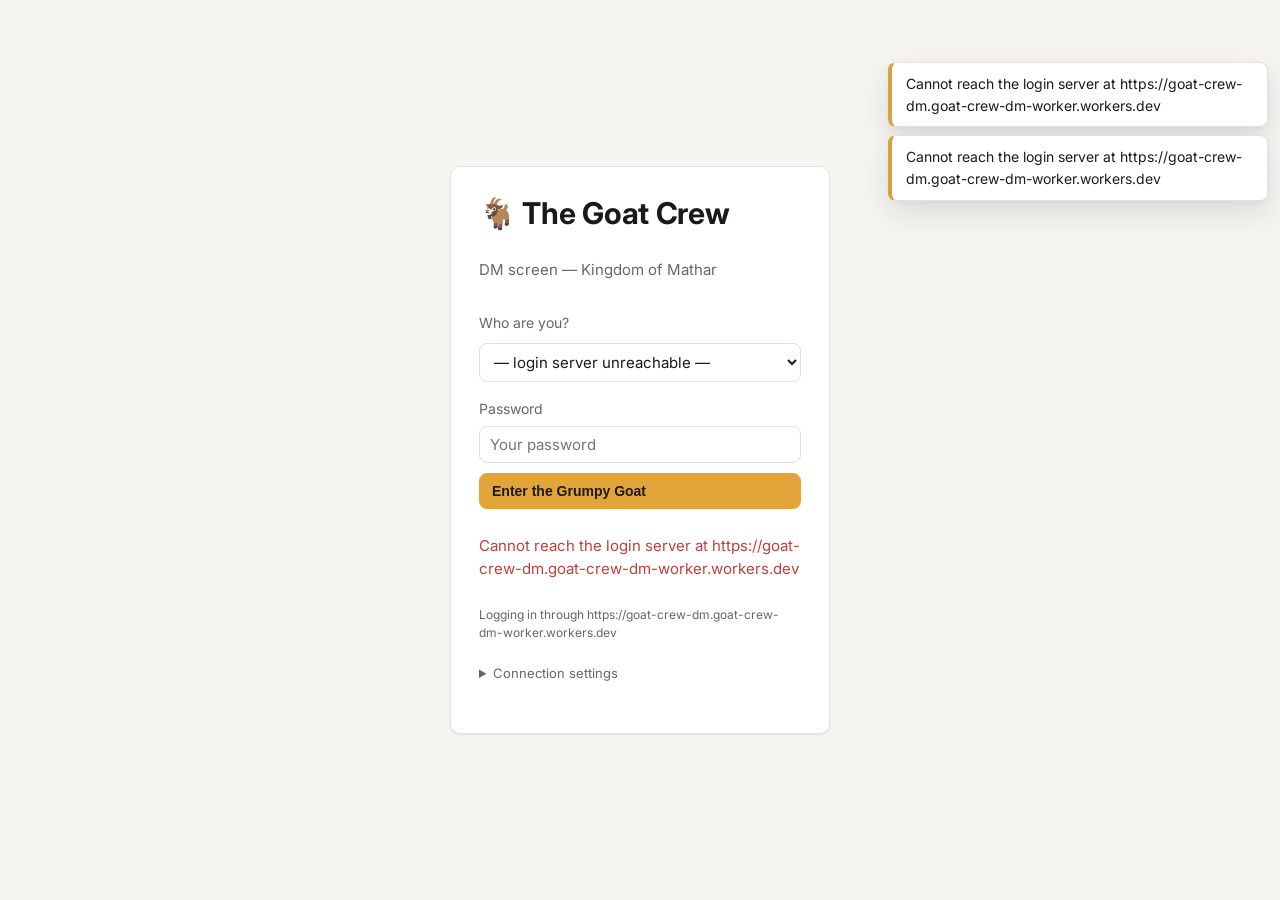
<file: index.html>
<!DOCTYPE html>
<html lang="en">
<head>
<meta charset="utf-8">
<meta name="viewport" content="width=device-width, initial-scale=1, viewport-fit=cover">
<title>Goat Crew — DM screen</title>
<meta name="color-scheme" content="dark light">
<meta name="theme-color" content="#121214" media="(prefers-color-scheme: dark)">
<meta name="theme-color" content="#f7f5f1" media="(prefers-color-scheme: light)">
<script>
/* Theme, before first paint: localStorage gc_theme = system | light | dark → <html data-theme="light|dark">.
   On System it follows the OS live. Buttons with data-theme-set="…" and #theme-toggle drive it (see dm.css). */
(function () {
  var KEY = 'gc_theme', root = document.documentElement, mem = 'system', timer;
  var mq = window.matchMedia ? matchMedia('(prefers-color-scheme: dark)') : null, BAR = { dark: '#121214', light: '#f7f5f1' };
  function pref() { var v; try { v = localStorage.getItem(KEY); } catch (_) { v = mem; } return v === 'light' || v === 'dark' ? v : 'system'; }
  function resolve(p) { return p === 'system' ? (mq && !mq.matches ? 'light' : 'dark') : p; }
  function sync() {
    var p = pref(), next = root.dataset.theme === 'dark' ? 'light' : 'dark', tg = document.getElementById('theme-toggle');
    document.querySelectorAll('[data-theme-set]').forEach(function (b) { b.setAttribute('aria-pressed', String(b.dataset.themeSet === p)); });
    if (tg) { tg.title = 'Switch to ' + next + ' theme'; tg.setAttribute('aria-label', tg.title); }
  }
  function apply(fade) {
    var t = resolve(pref());
    if (fade && root.dataset.theme !== t) { root.classList.add('theme-fade'); clearTimeout(timer); timer = setTimeout(function () { root.classList.remove('theme-fade'); }, 400); }
    root.dataset.theme = t;
    document.querySelectorAll('meta[name="theme-color"]').forEach(function (m) { m.content = BAR[t]; });
    sync();
  }
  function set(p) { mem = p; try { localStorage.setItem(KEY, p); } catch (_) { /* private mode: keep it for this page */ } apply(true); }
  function onSystem() { if (pref() === 'system') apply(true); }
  window.gcTheme = { pref: pref, set: set, sync: sync, current: function () { return root.dataset.theme; } };
  apply(false);
  if (mq) { if (mq.addEventListener) mq.addEventListener('change', onSystem); else if (mq.addListener) mq.addListener(onSystem); }
  addEventListener('storage', function (e) { if (e.key === KEY) apply(true); });
  document.addEventListener('click', function (e) {
    var b = e.target.closest && e.target.closest('[data-theme-set], #theme-toggle'); if (!b) return;
    set(b.id === 'theme-toggle' ? (root.dataset.theme === 'dark' ? 'light' : 'dark') : b.dataset.themeSet);
  });
  document.addEventListener('DOMContentLoaded', sync);
})();
</script>
<link rel="preconnect" href="https://fonts.googleapis.com">
<link rel="preconnect" href="https://fonts.gstatic.com" crossorigin>
<link href="https://fonts.googleapis.com/css2?family=Cormorant+Garamond:wght@600;700&family=Inter:wght@400;500;600;700&family=JetBrains+Mono:wght@500;600;700&family=Source+Serif+4:ital,wght@0,400;0,600;1,400&display=swap" rel="stylesheet">
<link rel="stylesheet" href="vendor/leaflet/leaflet.css">
<link rel="stylesheet" href="style.css">
<link rel="stylesheet" href="dm.css">
<link rel="stylesheet" href="battlemap.css">
<link rel="stylesheet" href="admin.css">
<link rel="stylesheet" href="sheet.css">
<link rel="stylesheet" href="relations.css">
<link rel="icon" href="data:image/svg+xml,<svg xmlns='http://www.w3.org/2000/svg' viewBox='0 0 100 100'><text y='.9em' font-size='90'>🐐</text></svg>">
</head>
<body>
<div id="app">
  <!-- Login: a GitHub token is the key to the private data repo; then say which DM you are -->
  <div id="login" class="hidden">
    <div class="login-box">
      <h1>🐐 The Goat Crew</h1>
      <p class="muted">DM screen — Kingdom of Mathar</p>
      <div id="login-direct">
        <label>GitHub token <span class="muted">(fine-grained · Contents: read &amp; write on the data repo)</span></label>
        <input id="login-token" type="password" autocomplete="off" spellcheck="false" placeholder="github_pat_…">
      </div>
      <label>Who are you?</label>
      <select id="login-user"><option value="">— paste your token first —</option></select>
      <div id="login-worker" class="hidden">
        <label>Password</label>
        <input id="login-pass" type="password" autocomplete="current-password" placeholder="Your password">
      </div>
      <button id="login-btn" class="btn primary">Enter the Grumpy Goat</button>
      <p id="login-err" class="err"></p>
      <p id="login-mode" class="muted" style="font-size:12px;margin:0"></p>
      <details class="collapse"><summary class="muted" style="font-size:13px;font-weight:400">Connection settings</summary>
        <label class="muted" style="font-size:12px">Login server (leave empty to use a GitHub token in this browser)</label>
        <input id="login-worker-url" placeholder="https://goat-crew-dm.….workers.dev" spellcheck="false">
        <label class="muted" style="font-size:12px">Data repo</label>
        <div class="row"><input id="login-owner" placeholder="owner" style="flex:1;min-width:0"><input id="login-repo" placeholder="repo" style="flex:1;min-width:0"><input id="login-branch" placeholder="branch" style="width:90px"></div>
        <p class="muted" style="font-size:12px;margin:6px 0 0">Settings are stored only in this browser.</p>
      </details>
    </div>
  </div>

  <!-- Signed in, but the campaign can't be reached right now (network or GitHub hiccup): keep the session and retry -->
  <div id="reconnect" class="hidden">
    <div class="login-box">
      <div class="invite-mark">🐐</div>
      <h1>Can't reach the campaign</h1>
      <p class="muted">You're still signed in. This is usually a dropped connection and fixes itself.</p>
      <p id="reconnect-msg" class="muted" role="status" aria-live="polite"></p>
      <button id="reconnect-now" class="btn primary" type="button">Try again now</button>
      <button id="reconnect-out" class="btn ghost small" type="button">Sign in as someone else</button>
    </div>
  </div>

  <!-- Sign-in link from an admin: choose your own password -->
  <div id="invite" class="hidden">
    <div class="login-box invite-box">
      <div class="invite-mark">🐐</div>
      <h1 id="invite-title">Checking your link…</h1>
      <p id="invite-lead" class="muted"></p>
      <div id="invite-form" class="hidden">
        <p class="invite-role-row muted">Joining as <span id="invite-role" class="role-pill"></span></p>
        <label for="invite-pass">New password</label>
        <input id="invite-pass" type="password" autocomplete="new-password" minlength="8" placeholder="At least 8 characters">
        <label for="invite-pass2">Type it again</label>
        <input id="invite-pass2" type="password" autocomplete="new-password" minlength="8">
        <button id="invite-btn" class="btn primary">Set password and sign in</button>
      </div>
      <p id="invite-err" class="err"></p>
      <button id="invite-back" class="btn ghost small">Go to the normal sign-in</button>
    </div>
  </div>

  <!-- Main: sidebar (nav#tabs, grouped) + top bar (header) + content + optional pinned panel (#rail).
       Under 900px the sidebar is a drawer opened from the top bar. Element ids here are used by app.js, gh.js and battlemap.js. -->
  <div id="main" class="hidden">
    <header>
      <button id="nav-toggle" class="tb-btn tb-icon" type="button" aria-controls="tabs" aria-label="Collapse sidebar"><span class="ic-slot when-wide" data-ic="sidebar"></span><span class="ic-slot when-narrow" data-ic="navmenu"></span></button>
      <div class="tb-title" id="tb-title"></div>
      <div class="tb-right">
        <div class="tb-menu-wrap">
          <button id="pin-btn" class="tb-btn" type="button" aria-haspopup="menu" aria-expanded="false" aria-controls="pin-menu"><span class="ic-slot" data-ic="panelright"></span><span class="tb-lbl" id="pin-lbl">Pin panel</span><span class="ic-slot tb-chev" data-ic="chev"></span></button>
          <div id="pin-menu" class="pop" role="menu" aria-label="Pin a panel" hidden></div>
          <select id="pin-pick" class="sr-only" tabindex="-1" aria-hidden="true" title="Pin a panel to the right of whatever tab you're on">
            <option value="">Pin a panel…</option>
            <option value="chat">DM Chat</option>
            <option value="notes">My Notes</option>
            <option value="battle">Initiative</option>
            <option value="dice">Dice</option>
            <option value="party">Party</option>
            <option value="map">World map</option>
          </select>
        </div>
        <button id="sync" class="sync" type="button" data-state="wait" aria-label="Connecting"><span id="live-dot" aria-hidden="true"></span><span class="sync-lbl" id="sync-lbl">Connecting…</span></button>
        <div class="tb-menu-wrap">
          <button id="acct-btn" class="tb-btn acct-btn" type="button" aria-haspopup="menu" aria-expanded="false" aria-controls="acct-menu" aria-label="Account"><span class="acct-av" aria-hidden="true"></span><span class="tb-lbl acct-name" id="acct-name"></span><span class="ic-slot tb-chev" data-ic="chev"></span></button>
          <div id="acct-menu" class="pop pop-right" role="menu" aria-label="Account" hidden>
            <div class="acct-head"><span class="acct-av lg" aria-hidden="true"></span><span id="whoami"></span></div>
            <div class="pop-sep" role="separator"></div>
            <button id="theme-toggle" class="pop-item" type="button" role="menuitem" data-keep title="Switch theme" aria-label="Switch theme"><svg class="ic ic-sun" viewBox="0 0 24 24" fill="none" stroke="currentColor" stroke-width="2" stroke-linecap="round" stroke-linejoin="round" aria-hidden="true" focusable="false"><circle cx="12" cy="12" r="4"/><path d="M12 2v2M12 20v2m-7.07-17.07 1.41 1.41m11.32 11.32 1.41 1.41M2 12h2m16 0h2M6.34 17.66l-1.41 1.41M19.07 4.93l-1.41 1.41"/></svg><svg class="ic ic-moon" viewBox="0 0 24 24" fill="none" stroke="currentColor" stroke-width="2" stroke-linecap="round" stroke-linejoin="round" aria-hidden="true" focusable="false"><path d="M12 3a6 6 0 0 0 9 9 9 9 0 1 1-9-9Z"/></svg><span>Dark theme</span><span class="switch" aria-hidden="true"></span></button>
            <button id="acct-settings" class="pop-item" type="button" role="menuitem"><span class="ic-slot" data-ic="settings"></span><span>Settings</span></button>
            <div class="pop-sep" role="separator"></div>
            <button id="logout" class="pop-item" type="button" role="menuitem"><span class="ic-slot" data-ic="logout"></span><span>Log out</span></button>
          </div>
        </div>
      </div>
    </header>
    <nav id="tabs" aria-label="Sections">
      <div class="nav-head"><span class="brand"><span class="brand-mark" aria-hidden="true">🐐</span><span class="brand-name">Goat Crew</span></span></div>
      <div class="nav-body">
        <div class="nav-group" data-group="play" role="group" aria-labelledby="ng-play">
          <div class="nav-label" id="ng-play"><span>Play</span></div>
          <button data-tab="map" class="tab">World map</button>
          <button data-tab="party" class="tab">Party</button>
          <button data-tab="dice" class="tab">Dice</button>
        </div>
        <!-- one encounter, two views: the turn order and the map of the fight (the top bar switches between them) -->
        <div class="nav-group" data-group="encounter" role="group" aria-labelledby="ng-encounter">
          <div class="nav-label" id="ng-encounter"><span>Encounter</span></div>
          <button data-tab="battle" class="tab">Initiative</button>
          <button data-tab="battlemap" class="tab">Battle map</button>
        </div>
        <div class="nav-group" data-group="story" role="group" aria-labelledby="ng-story">
          <div class="nav-label" id="ng-story"><span>Story</span></div>
          <button data-tab="journal" class="tab">Journal</button>
          <button data-tab="codex" class="tab">Codex</button>
          <button data-tab="quests" class="tab">Quests</button>
          <button data-tab="board" class="tab">Board</button>
          <button data-tab="notes" class="tab">My Notes</button>
        </div>
        <div class="nav-group" data-group="dm" role="group" aria-labelledby="ng-dm">
          <div class="nav-label" id="ng-dm"><span>DM only</span><span class="nav-hint" data-tip="Hidden from players"><span class="ic-slot" data-ic="eyeoff"></span><span class="sr-only">, hidden from players</span></span></div>
          <button data-tab="chat" class="tab">DM Chat</button>
          <button data-tab="arc" class="tab dm-only hidden">Arc</button>
          <button data-tab="relations" class="tab dm-only hidden">Relationships</button>
          <button data-tab="dm" class="tab dm-only hidden" title="Encounter builder, session prep, users and the activity log">Prep &amp; tools</button>
        </div>
        <div class="nav-group" data-group="admin" role="group" aria-labelledby="ng-admin">
          <div class="nav-label" id="ng-admin"><span>Admin</span></div>
          <button data-tab="admin" class="tab admin-only hidden">People &amp; access</button>
        </div>
      </div>
      <div class="nav-foot">
        <button data-tab="settings" class="tab">Settings</button>
      </div>
    </nav>
    <div id="nav-scrim" hidden></div>
    <main id="content"></main>
    <aside id="rail" class="hidden"></aside>
  </div>
</div>
<div id="toasts" aria-live="polite"></div>
<script src="vendor/leaflet/leaflet.js"></script>
<script src="config.js"></script>
<script src="gh.js"></script>
<script src="icons.js"></script>
<script src="bestiary.js"></script>
<script src="map.js"></script>
<script src="battle-scene.js"></script>
<script src="battlemap.js"></script>
<script src="chat.js"></script>
<script src="admin.js"></script>
<script src="app.js"></script>
<script src="sheet.js"></script>
<script src="relations-graph.js"></script>
<script src="relations.js"></script>
</body>
</html>
</file>
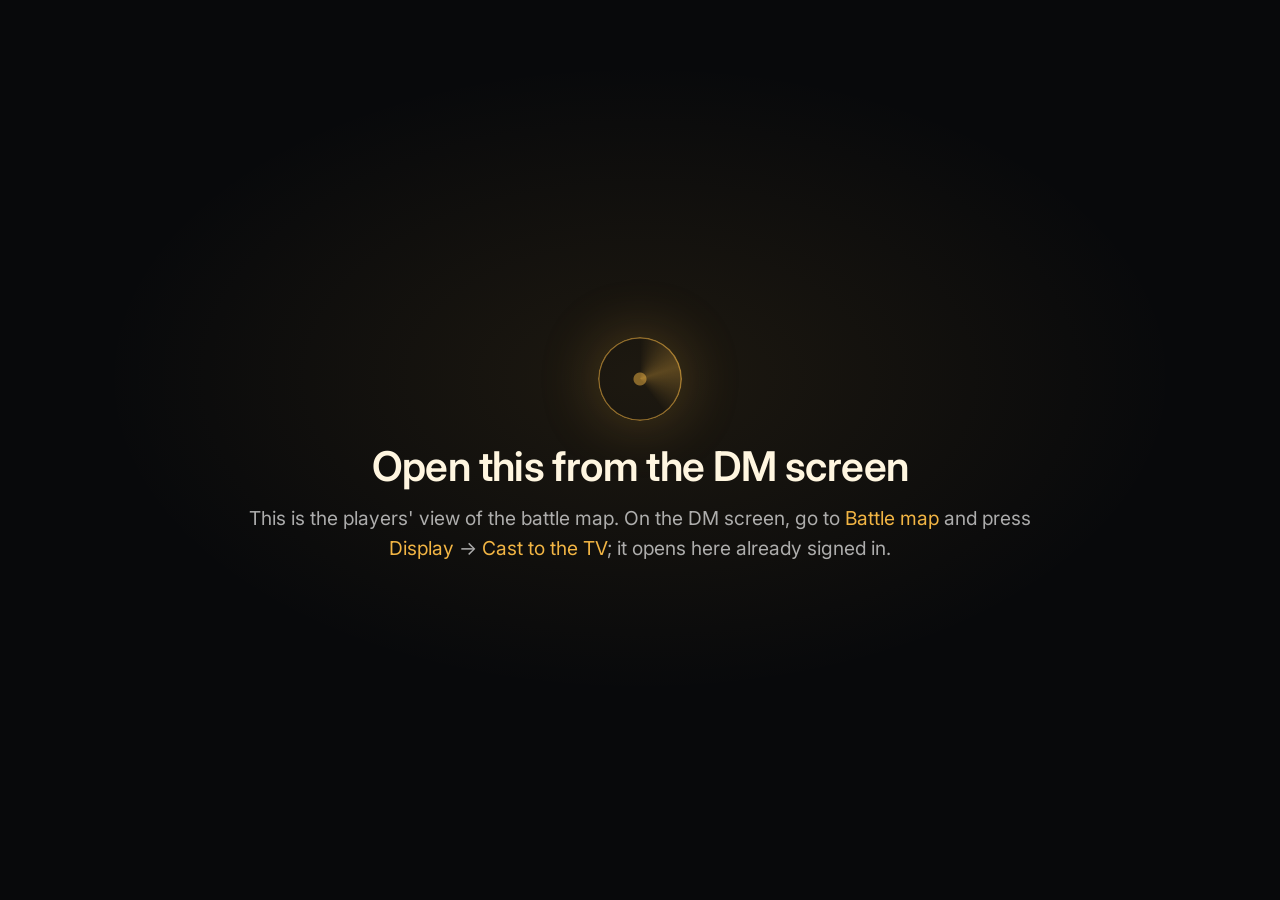
<file: display.html>
<!DOCTYPE html>
<html lang="en">
<head>
<meta charset="utf-8">
<meta name="viewport" content="width=device-width, initial-scale=1, viewport-fit=cover">
<meta name="robots" content="noindex">
<title>Goat Crew — table display</title>
<link rel="preconnect" href="https://fonts.googleapis.com">
<link rel="preconnect" href="https://fonts.gstatic.com" crossorigin>
<link href="https://fonts.googleapis.com/css2?family=Cormorant+Garamond:wght@600;700&family=Inter:wght@400;500;600;700&display=swap" rel="stylesheet">
<link rel="stylesheet" href="display.css">
<link rel="icon" href="data:image/svg+xml,<svg xmlns='http://www.w3.org/2000/svg' viewBox='0 0 100 100'><text y='.9em' font-size='90'>🐐</text></svg>">
</head>
<body>
<div id="dp">
  <div class="dp-stage" id="dp-stage"><canvas id="dp-canvas"></canvas></div>
  <div class="dp-vignette" aria-hidden="true"></div>
  <div class="dp-init hidden" id="dp-init" aria-live="polite"></div>
  <div class="dp-title" id="dp-title" aria-live="polite"></div>
  <div class="dp-msg hidden" id="dp-msg"></div>
  <button class="dp-fs hidden" id="dp-fs" type="button" aria-label="Full screen (F)">
    <svg viewBox="0 0 24 24" fill="none" stroke="currentColor" stroke-width="1.75" stroke-linecap="round" stroke-linejoin="round" aria-hidden="true"><path d="M8 3H5a2 2 0 0 0-2 2v3"/><path d="M21 8V5a2 2 0 0 0-2-2h-3"/><path d="M3 16v3a2 2 0 0 0 2 2h3"/><path d="M16 21h3a2 2 0 0 0 2-2v-3"/></svg>
    <span>Press <kbd>F</kbd> for full screen</span>
  </button>
  <div class="dp-chip" id="dp-chip"></div>
</div>
<script src="config.js"></script>
<script src="gh.js"></script>
<script src="battle-scene.js"></script>
<script src="display.js"></script>
</body>
</html>
</file>
<file: vendor/leaflet/leaflet.css>
/* required styles */

.leaflet-pane,
.leaflet-tile,
.leaflet-marker-icon,
.leaflet-marker-shadow,
.leaflet-tile-container,
.leaflet-pane > svg,
.leaflet-pane > canvas,
.leaflet-zoom-box,
.leaflet-image-layer,
.leaflet-layer {
	position: absolute;
	left: 0;
	top: 0;
	}
.leaflet-container {
	overflow: hidden;
	}
.leaflet-tile,
.leaflet-marker-icon,
.leaflet-marker-shadow {
	-webkit-user-select: none;
	   -moz-user-select: none;
	        user-select: none;
	  -webkit-user-drag: none;
	}
/* Prevents IE11 from highlighting tiles in blue */
.leaflet-tile::selection {
	background: transparent;
}
/* Safari renders non-retina tile on retina better with this, but Chrome is worse */
.leaflet-safari .leaflet-tile {
	image-rendering: -webkit-optimize-contrast;
	}
/* hack that prevents hw layers "stretching" when loading new tiles */
.leaflet-safari .leaflet-tile-container {
	width: 1600px;
	height: 1600px;
	-webkit-transform-origin: 0 0;
	}
.leaflet-marker-icon,
.leaflet-marker-shadow {
	display: block;
	}
/* .leaflet-container svg: reset svg max-width decleration shipped in Joomla! (joomla.org) 3.x */
/* .leaflet-container img: map is broken in FF if you have max-width: 100% on tiles */
.leaflet-container .leaflet-overlay-pane svg {
	max-width: none !important;
	max-height: none !important;
	}
.leaflet-container .leaflet-marker-pane img,
.leaflet-container .leaflet-shadow-pane img,
.leaflet-container .leaflet-tile-pane img,
.leaflet-container img.leaflet-image-layer,
.leaflet-container .leaflet-tile {
	max-width: none !important;
	max-height: none !important;
	width: auto;
	padding: 0;
	}

.leaflet-container img.leaflet-tile {
	/* See: https://bugs.chromium.org/p/chromium/issues/detail?id=600120 */
	mix-blend-mode: plus-lighter;
}

.leaflet-container.leaflet-touch-zoom {
	-ms-touch-action: pan-x pan-y;
	touch-action: pan-x pan-y;
	}
.leaflet-container.leaflet-touch-drag {
	-ms-touch-action: pinch-zoom;
	/* Fallback for FF which doesn't support pinch-zoom */
	touch-action: none;
	touch-action: pinch-zoom;
}
.leaflet-container.leaflet-touch-drag.leaflet-touch-zoom {
	-ms-touch-action: none;
	touch-action: none;
}
.leaflet-container {
	-webkit-tap-highlight-color: transparent;
}
.leaflet-container a {
	-webkit-tap-highlight-color: rgba(51, 181, 229, 0.4);
}
.leaflet-tile {
	filter: inherit;
	visibility: hidden;
	}
.leaflet-tile-loaded {
	visibility: inherit;
	}
.leaflet-zoom-box {
	width: 0;
	height: 0;
	-moz-box-sizing: border-box;
	     box-sizing: border-box;
	z-index: 800;
	}
/* workaround for https://bugzilla.mozilla.org/show_bug.cgi?id=888319 */
.leaflet-overlay-pane svg {
	-moz-user-select: none;
	}

.leaflet-pane         { z-index: 400; }

.leaflet-tile-pane    { z-index: 200; }
.leaflet-overlay-pane { z-index: 400; }
.leaflet-shadow-pane  { z-index: 500; }
.leaflet-marker-pane  { z-index: 600; }
.leaflet-tooltip-pane   { z-index: 650; }
.leaflet-popup-pane   { z-index: 700; }

.leaflet-map-pane canvas { z-index: 100; }
.leaflet-map-pane svg    { z-index: 200; }

.leaflet-vml-shape {
	width: 1px;
	height: 1px;
	}
.lvml {
	behavior: url(#default#VML);
	display: inline-block;
	position: absolute;
	}


/* control positioning */

.leaflet-control {
	position: relative;
	z-index: 800;
	pointer-events: visiblePainted; /* IE 9-10 doesn't have auto */
	pointer-events: auto;
	}
.leaflet-top,
.leaflet-bottom {
	position: absolute;
	z-index: 1000;
	pointer-events: none;
	}
.leaflet-top {
	top: 0;
	}
.leaflet-right {
	right: 0;
	}
.leaflet-bottom {
	bottom: 0;
	}
.leaflet-left {
	left: 0;
	}
.leaflet-control {
	float: left;
	clear: both;
	}
.leaflet-right .leaflet-control {
	float: right;
	}
.leaflet-top .leaflet-control {
	margin-top: 10px;
	}
.leaflet-bottom .leaflet-control {
	margin-bottom: 10px;
	}
.leaflet-left .leaflet-control {
	margin-left: 10px;
	}
.leaflet-right .leaflet-control {
	margin-right: 10px;
	}


/* zoom and fade animations */

.leaflet-fade-anim .leaflet-popup {
	opacity: 0;
	-webkit-transition: opacity 0.2s linear;
	   -moz-transition: opacity 0.2s linear;
	        transition: opacity 0.2s linear;
	}
.leaflet-fade-anim .leaflet-map-pane .leaflet-popup {
	opacity: 1;
	}
.leaflet-zoom-animated {
	-webkit-transform-origin: 0 0;
	    -ms-transform-origin: 0 0;
	        transform-origin: 0 0;
	}
svg.leaflet-zoom-animated {
	will-change: transform;
}

.leaflet-zoom-anim .leaflet-zoom-animated {
	-webkit-transition: -webkit-transform 0.25s cubic-bezier(0,0,0.25,1);
	   -moz-transition:    -moz-transform 0.25s cubic-bezier(0,0,0.25,1);
	        transition:         transform 0.25s cubic-bezier(0,0,0.25,1);
	}
.leaflet-zoom-anim .leaflet-tile,
.leaflet-pan-anim .leaflet-tile {
	-webkit-transition: none;
	   -moz-transition: none;
	        transition: none;
	}

.leaflet-zoom-anim .leaflet-zoom-hide {
	visibility: hidden;
	}


/* cursors */

.leaflet-interactive {
	cursor: pointer;
	}
.leaflet-grab {
	cursor: -webkit-grab;
	cursor:    -moz-grab;
	cursor:         grab;
	}
.leaflet-crosshair,
.leaflet-crosshair .leaflet-interactive {
	cursor: crosshair;
	}
.leaflet-popup-pane,
.leaflet-control {
	cursor: auto;
	}
.leaflet-dragging .leaflet-grab,
.leaflet-dragging .leaflet-grab .leaflet-interactive,
.leaflet-dragging .leaflet-marker-draggable {
	cursor: move;
	cursor: -webkit-grabbing;
	cursor:    -moz-grabbing;
	cursor:         grabbing;
	}

/* marker & overlays interactivity */
.leaflet-marker-icon,
.leaflet-marker-shadow,
.leaflet-image-layer,
.leaflet-pane > svg path,
.leaflet-tile-container {
	pointer-events: none;
	}

.leaflet-marker-icon.leaflet-interactive,
.leaflet-image-layer.leaflet-interactive,
.leaflet-pane > svg path.leaflet-interactive,
svg.leaflet-image-layer.leaflet-interactive path {
	pointer-events: visiblePainted; /* IE 9-10 doesn't have auto */
	pointer-events: auto;
	}

/* visual tweaks */

.leaflet-container {
	background: #ddd;
	outline-offset: 1px;
	}
.leaflet-container a {
	color: #0078A8;
	}
.leaflet-zoom-box {
	border: 2px dotted #38f;
	background: rgba(255,255,255,0.5);
	}


/* general typography */
.leaflet-container {
	font-family: "Helvetica Neue", Arial, Helvetica, sans-serif;
	font-size: 12px;
	font-size: 0.75rem;
	line-height: 1.5;
	}


/* general toolbar styles */

.leaflet-bar {
	box-shadow: 0 1px 5px rgba(0,0,0,0.65);
	border-radius: 4px;
	}
.leaflet-bar a {
	background-color: #fff;
	border-bottom: 1px solid #ccc;
	width: 26px;
	height: 26px;
	line-height: 26px;
	display: block;
	text-align: center;
	text-decoration: none;
	color: black;
	}
.leaflet-bar a,
.leaflet-control-layers-toggle {
	background-position: 50% 50%;
	background-repeat: no-repeat;
	display: block;
	}
.leaflet-bar a:hover,
.leaflet-bar a:focus {
	background-color: #f4f4f4;
	}
.leaflet-bar a:first-child {
	border-top-left-radius: 4px;
	border-top-right-radius: 4px;
	}
.leaflet-bar a:last-child {
	border-bottom-left-radius: 4px;
	border-bottom-right-radius: 4px;
	border-bottom: none;
	}
.leaflet-bar a.leaflet-disabled {
	cursor: default;
	background-color: #f4f4f4;
	color: #bbb;
	}

.leaflet-touch .leaflet-bar a {
	width: 30px;
	height: 30px;
	line-height: 30px;
	}
.leaflet-touch .leaflet-bar a:first-child {
	border-top-left-radius: 2px;
	border-top-right-radius: 2px;
	}
.leaflet-touch .leaflet-bar a:last-child {
	border-bottom-left-radius: 2px;
	border-bottom-right-radius: 2px;
	}

/* zoom control */

.leaflet-control-zoom-in,
.leaflet-control-zoom-out {
	font: bold 18px 'Lucida Console', Monaco, monospace;
	text-indent: 1px;
	}

.leaflet-touch .leaflet-control-zoom-in, .leaflet-touch .leaflet-control-zoom-out  {
	font-size: 22px;
	}


/* layers control */

.leaflet-control-layers {
	box-shadow: 0 1px 5px rgba(0,0,0,0.4);
	background: #fff;
	border-radius: 5px;
	}
.leaflet-control-layers-toggle {
	background-image: url(images/layers.png);
	width: 36px;
	height: 36px;
	}
.leaflet-retina .leaflet-control-layers-toggle {
	background-image: url(images/layers-2x.png);
	background-size: 26px 26px;
	}
.leaflet-touch .leaflet-control-layers-toggle {
	width: 44px;
	height: 44px;
	}
.leaflet-control-layers .leaflet-control-layers-list,
.leaflet-control-layers-expanded .leaflet-control-layers-toggle {
	display: none;
	}
.leaflet-control-layers-expanded .leaflet-control-layers-list {
	display: block;
	position: relative;
	}
.leaflet-control-layers-expanded {
	padding: 6px 10px 6px 6px;
	color: #333;
	background: #fff;
	}
.leaflet-control-layers-scrollbar {
	overflow-y: scroll;
	overflow-x: hidden;
	padding-right: 5px;
	}
.leaflet-control-layers-selector {
	margin-top: 2px;
	position: relative;
	top: 1px;
	}
.leaflet-control-layers label {
	display: block;
	font-size: 13px;
	font-size: 1.08333em;
	}
.leaflet-control-layers-separator {
	height: 0;
	border-top: 1px solid #ddd;
	margin: 5px -10px 5px -6px;
	}

/* Default icon URLs */
.leaflet-default-icon-path { /* used only in path-guessing heuristic, see L.Icon.Default */
	background-image: url(images/marker-icon.png);
	}


/* attribution and scale controls */

.leaflet-container .leaflet-control-attribution {
	background: #fff;
	background: rgba(255, 255, 255, 0.8);
	margin: 0;
	}
.leaflet-control-attribution,
.leaflet-control-scale-line {
	padding: 0 5px;
	color: #333;
	line-height: 1.4;
	}
.leaflet-control-attribution a {
	text-decoration: none;
	}
.leaflet-control-attribution a:hover,
.leaflet-control-attribution a:focus {
	text-decoration: underline;
	}
.leaflet-attribution-flag {
	display: inline !important;
	vertical-align: baseline !important;
	width: 1em;
	height: 0.6669em;
	}
.leaflet-left .leaflet-control-scale {
	margin-left: 5px;
	}
.leaflet-bottom .leaflet-control-scale {
	margin-bottom: 5px;
	}
.leaflet-control-scale-line {
	border: 2px solid #777;
	border-top: none;
	line-height: 1.1;
	padding: 2px 5px 1px;
	white-space: nowrap;
	-moz-box-sizing: border-box;
	     box-sizing: border-box;
	background: rgba(255, 255, 255, 0.8);
	text-shadow: 1px 1px #fff;
	}
.leaflet-control-scale-line:not(:first-child) {
	border-top: 2px solid #777;
	border-bottom: none;
	margin-top: -2px;
	}
.leaflet-control-scale-line:not(:first-child):not(:last-child) {
	border-bottom: 2px solid #777;
	}

.leaflet-touch .leaflet-control-attribution,
.leaflet-touch .leaflet-control-layers,
.leaflet-touch .leaflet-bar {
	box-shadow: none;
	}
.leaflet-touch .leaflet-control-layers,
.leaflet-touch .leaflet-bar {
	border: 2px solid rgba(0,0,0,0.2);
	background-clip: padding-box;
	}


/* popup */

.leaflet-popup {
	position: absolute;
	text-align: center;
	margin-bottom: 20px;
	}
.leaflet-popup-content-wrapper {
	padding: 1px;
	text-align: left;
	border-radius: 12px;
	}
.leaflet-popup-content {
	margin: 13px 24px 13px 20px;
	line-height: 1.3;
	font-size: 13px;
	font-size: 1.08333em;
	min-height: 1px;
	}
.leaflet-popup-content p {
	margin: 17px 0;
	margin: 1.3em 0;
	}
.leaflet-popup-tip-container {
	width: 40px;
	height: 20px;
	position: absolute;
	left: 50%;
	margin-top: -1px;
	margin-left: -20px;
	overflow: hidden;
	pointer-events: none;
	}
.leaflet-popup-tip {
	width: 17px;
	height: 17px;
	padding: 1px;

	margin: -10px auto 0;
	pointer-events: auto;

	-webkit-transform: rotate(45deg);
	   -moz-transform: rotate(45deg);
	    -ms-transform: rotate(45deg);
	        transform: rotate(45deg);
	}
.leaflet-popup-content-wrapper,
.leaflet-popup-tip {
	background: white;
	color: #333;
	box-shadow: 0 3px 14px rgba(0,0,0,0.4);
	}
.leaflet-container a.leaflet-popup-close-button {
	position: absolute;
	top: 0;
	right: 0;
	border: none;
	text-align: center;
	width: 24px;
	height: 24px;
	font: 16px/24px Tahoma, Verdana, sans-serif;
	color: #757575;
	text-decoration: none;
	background: transparent;
	}
.leaflet-container a.leaflet-popup-close-button:hover,
.leaflet-container a.leaflet-popup-close-button:focus {
	color: #585858;
	}
.leaflet-popup-scrolled {
	overflow: auto;
	}

.leaflet-oldie .leaflet-popup-content-wrapper {
	-ms-zoom: 1;
	}
.leaflet-oldie .leaflet-popup-tip {
	width: 24px;
	margin: 0 auto;

	-ms-filter: "progid:DXImageTransform.Microsoft.Matrix(M11=0.70710678, M12=0.70710678, M21=-0.70710678, M22=0.70710678)";
	filter: progid:DXImageTransform.Microsoft.Matrix(M11=0.70710678, M12=0.70710678, M21=-0.70710678, M22=0.70710678);
	}

.leaflet-oldie .leaflet-control-zoom,
.leaflet-oldie .leaflet-control-layers,
.leaflet-oldie .leaflet-popup-content-wrapper,
.leaflet-oldie .leaflet-popup-tip {
	border: 1px solid #999;
	}


/* div icon */

.leaflet-div-icon {
	background: #fff;
	border: 1px solid #666;
	}


/* Tooltip */
/* Base styles for the element that has a tooltip */
.leaflet-tooltip {
	position: absolute;
	padding: 6px;
	background-color: #fff;
	border: 1px solid #fff;
	border-radius: 3px;
	color: #222;
	white-space: nowrap;
	-webkit-user-select: none;
	-moz-user-select: none;
	-ms-user-select: none;
	user-select: none;
	pointer-events: none;
	box-shadow: 0 1px 3px rgba(0,0,0,0.4);
	}
.leaflet-tooltip.leaflet-interactive {
	cursor: pointer;
	pointer-events: auto;
	}
.leaflet-tooltip-top:before,
.leaflet-tooltip-bottom:before,
.leaflet-tooltip-left:before,
.leaflet-tooltip-right:before {
	position: absolute;
	pointer-events: none;
	border: 6px solid transparent;
	background: transparent;
	content: "";
	}

/* Directions */

.leaflet-tooltip-bottom {
	margin-top: 6px;
}
.leaflet-tooltip-top {
	margin-top: -6px;
}
.leaflet-tooltip-bottom:before,
.leaflet-tooltip-top:before {
	left: 50%;
	margin-left: -6px;
	}
.leaflet-tooltip-top:before {
	bottom: 0;
	margin-bottom: -12px;
	border-top-color: #fff;
	}
.leaflet-tooltip-bottom:before {
	top: 0;
	margin-top: -12px;
	margin-left: -6px;
	border-bottom-color: #fff;
	}
.leaflet-tooltip-left {
	margin-left: -6px;
}
.leaflet-tooltip-right {
	margin-left: 6px;
}
.leaflet-tooltip-left:before,
.leaflet-tooltip-right:before {
	top: 50%;
	margin-top: -6px;
	}
.leaflet-tooltip-left:before {
	right: 0;
	margin-right: -12px;
	border-left-color: #fff;
	}
.leaflet-tooltip-right:before {
	left: 0;
	margin-left: -12px;
	border-right-color: #fff;
	}

/* Printing */

@media print {
	/* Prevent printers from removing background-images of controls. */
	.leaflet-control {
		-webkit-print-color-adjust: exact;
		print-color-adjust: exact;
		}
	}
</file>
<file: style.css>
/* Base tokens of the original app. dm.css redefines them per theme (dark / light) and adds the semantic ones used below. */
:root {
  --bg: #14161c; --bg2: #1c1f28; --bg3: #262a36; --line: #333849;
  --fg: #e8e6df; --muted: #9aa0b0; --accent: #e0a94e; --accent2: #7fb4d9;
  --green: #6fbf82; --red: #d97a7a; --dm: #b48ad9;
  --radius: 10px;
}
* { box-sizing: border-box; }
html, body { margin: 0; padding: 0; background: var(--bg); color: var(--fg);
  font: 16px/1.55 -apple-system, "Segoe UI", Roboto, sans-serif; }
.hidden { display: none !important; }
.muted { color: var(--muted); }
.err { color: var(--red); min-height: 1.2em; }
h1, h2, h3 { line-height: 1.25; }
a { color: var(--accent2); }
img { max-width: 100%; border-radius: var(--radius); }

/* Login */
#login { display: flex; min-height: 100vh; align-items: center; justify-content: center; padding: 16px; }
.login-box { background: var(--bg2); border: 1px solid var(--line); border-radius: var(--radius); box-shadow: var(--shadow-1);
  padding: 28px; width: 100%; max-width: 380px; display: flex; flex-direction: column; gap: 10px; }
.login-box h1 { margin: 0; }
.login-box label { margin-top: 6px; color: var(--muted); font-size: 14px; }

/* ===== App shell =====
   #main is a grid: the sidebar (nav#tabs) down the left, the top bar (header) over the page (main#content), and the
   pinned panel (#rail) on the right when one is pinned. On wide screens the sidebar is 220px or a 56px icon rail
   (body.nav-rail); under 900px it is a drawer (body.nav-open) opened from the top bar's menu button.
   battlemap.css hides header and nav#tabs while its map is full-bleed (body.tab-battlemap.bm-full): the grid below
   then gives the page every column. */
:root { --top-h: 52px; --nav-w: 220px; --rail-w: minmax(340px, 38%); }
#main { display: grid; min-height: 100vh; min-height: 100dvh; background: var(--bg);
  grid-template-columns: var(--nav-w) minmax(0, 1fr); grid-template-rows: var(--top-h) 1fr; grid-template-areas: "nav top" "nav content"; }
body.has-rail #main { grid-template-columns: var(--nav-w) minmax(0, 1fr) var(--rail-w); grid-template-areas: "nav top top" "nav content rail"; }
#main > header { grid-area: top; }
#main > nav#tabs { grid-area: nav; }
#main > main#content { grid-area: content; min-width: 0; }
#main > #rail { grid-area: rail; min-width: 0; }
body.tab-battlemap.bm-full #main { grid-template-columns: minmax(0, 1fr); grid-template-rows: 1fr; grid-template-areas: "content"; }
body.tab-battlemap.bm-full.has-rail #main { grid-template-columns: minmax(0, 1fr) var(--rail-w); grid-template-areas: "content rail"; }
.sr-only { position: absolute !important; width: 1px; height: 1px; margin: -1px; padding: 0; overflow: hidden; clip: rect(0 0 0 0); white-space: nowrap; border: 0; }

/* --- sidebar --- */
nav#tabs { position: sticky; top: 0; align-self: start; height: 100vh; height: 100dvh; z-index: 1300; display: flex; flex-direction: column;
  background: var(--nav-bg); border-right: 1px solid var(--line); }
.nav-head { flex-shrink: 0; height: var(--top-h); display: flex; align-items: center; padding: 0 16px; }
.brand { display: flex; align-items: center; gap: 9px; min-width: 0; font-size: 14px; font-weight: 650; letter-spacing: -.01em; color: var(--fg); white-space: nowrap; }
.brand-mark { flex-shrink: 0; width: 24px; height: 24px; display: grid; place-items: center; border-radius: 7px; font-size: 14px; line-height: 1;
  background: var(--bg2); box-shadow: 0 0 0 1px var(--line), var(--shadow-1); }
.nav-body { flex: 1; min-height: 0; overflow-y: auto; overscroll-behavior: contain; padding: 4px 10px 16px; scrollbar-width: thin; }
.nav-group + .nav-group { margin-top: 16px; }
.nav-label { display: flex; align-items: center; gap: 6px; height: 26px; padding: 0 10px; font-size: 12px; font-weight: 600; color: var(--muted); letter-spacing: .01em; user-select: none; }
.nav-label .ic { width: 13px; height: 13px; opacity: .8; }
/* the DM group's eye-off mark: "Hidden from players" on hover (the same mark DM-only content carries) */
.nav-hint { display: inline-flex; align-items: center; margin-left: 1px; padding: 2px; border-radius: 4px; cursor: help; }
.nav-hint:hover { color: var(--fg-2); background: var(--tint-1); }
nav#tabs .tab { position: relative; display: flex; align-items: center; gap: 10px; width: 100%; height: 32px; margin: 1px 0; padding: 0 10px; border: 0; border-radius: 7px;
  background: none; color: var(--fg-2); font: 500 13.5px/1 var(--sans); text-align: left; white-space: nowrap; cursor: pointer; transition: background .12s, color .12s; }
nav#tabs .tab > span { min-width: 0; overflow: hidden; text-overflow: ellipsis; }
nav#tabs .tab .ic { width: 16px; height: 16px; color: var(--muted); transition: color .12s; }
nav#tabs .tab:hover { background: var(--tint-1); color: var(--fg); }
nav#tabs .tab:hover .ic { color: var(--fg-2); }
nav#tabs .tab.active { background: var(--nav-active); color: var(--fg); font-weight: 600; }
nav#tabs .tab.active .ic { color: var(--accent); }
nav#tabs .tab:focus-visible { outline-offset: -2px; }
.nav-foot { flex-shrink: 0; padding: 8px 10px 10px; border-top: 1px solid var(--line); }
@media (pointer: coarse) { nav#tabs .tab { height: 40px; } }
/* icon rail */
@media (min-width: 900px) {
  body.nav-rail { --nav-w: 56px; }
  body.nav-rail .nav-head { justify-content: center; padding: 0; }
  body.nav-rail :is(.brand-name, .nav-label) { display: none; }
  body.nav-rail .nav-body { padding: 4px 8px 16px; scrollbar-width: none; }
  body.nav-rail .nav-group + .nav-group { margin-top: 9px; padding-top: 9px; border-top: 1px solid var(--line); }
  body.nav-rail nav#tabs .tab { justify-content: center; width: 40px; height: 36px; margin: 2px auto; padding: 0; }
  body.nav-rail nav#tabs .tab > span { display: none; }
  body.nav-rail .nav-foot { padding: 8px; }
  body.nav-rail .nav-group[data-group="dm"] { box-shadow: none; }
}
/* drawer */
#nav-scrim { position: fixed; inset: 0; z-index: 1350; background: var(--overlay); animation: scrim-in .2s ease; }
@keyframes scrim-in { from { opacity: 0; } }
@media (max-width: 899px) {
  #main, body.has-rail #main, body.tab-battlemap.bm-full.has-rail #main { grid-template-columns: minmax(0, 1fr); grid-template-rows: var(--top-h) auto auto; grid-template-areas: "top" "content" "rail"; }
  body.tab-battlemap.bm-full #main { grid-template-rows: auto auto; grid-template-areas: "content" "rail"; }
  #main > nav#tabs { position: fixed; top: 0; bottom: 0; left: 0; z-index: 1400; width: min(280px, 86vw); height: auto; align-self: stretch; box-shadow: var(--shadow-3);
    transform: translateX(-104%); visibility: hidden; transition: transform .24s cubic-bezier(.2, .8, .2, 1), visibility 0s .24s; }
  body.nav-open #main > nav#tabs { transform: none; visibility: visible; transition: transform .24s cubic-bezier(.2, .8, .2, 1); }
  nav#tabs .tab { height: 40px; font-size: 15px; }
}

/* --- top bar: opaque, one row --- */
#main > header { position: sticky; top: 0; z-index: 1200; display: flex; align-items: center; gap: 8px; height: var(--top-h); padding: 0 12px 0 10px;
  background: var(--top-bg); border-bottom: 1px solid var(--top-line); }
.tb-title { flex: 1; min-width: 0; display: flex; align-items: center; gap: 8px; font-size: 14px; font-weight: 600; color: var(--fg); }
.tb-title > span { overflow: hidden; text-overflow: ellipsis; white-space: nowrap; }
.tb-title .ic { width: 16px; height: 16px; color: var(--muted); }
/* the encounter's two views: "Encounter" then an Initiative | Battle map switch (each button opens that sidebar page) */
.tb-crumb { display: inline-flex; align-items: center; gap: 8px; min-width: 0; white-space: nowrap; }
.tb-seg { display: inline-flex; flex-shrink: 0; gap: 2px; margin-left: 6px; padding: 2px; border: 1px solid var(--line); border-radius: 8px; background: var(--tint-1); }
.tb-seg button { height: 24px; padding: 0 10px; border: 0; border-radius: 6px; background: none; color: var(--muted); font: 500 12.5px/1 var(--sans); white-space: nowrap; cursor: pointer;
  transition: background .12s, color .12s; }
.tb-seg button:hover { color: var(--fg); }
.tb-seg button[aria-current="page"] { background: var(--raised); color: var(--fg); font-weight: 600; box-shadow: var(--shadow-1), 0 0 0 1px var(--line); cursor: default; }
@media (pointer: coarse) { .tb-seg button { height: 30px; } }
@media (max-width: 599px) { .tb-crumb > span { display: none; } .tb-seg { margin-left: 0; } }
/* one title per page (the top bar's): a page heading that repeats it is kept for screen readers only */
.pg-dup { position: absolute !important; width: 1px; height: 1px; margin: -1px !important; padding: 0; overflow: hidden; clip: rect(0 0 0 0); white-space: nowrap; border: 0; }
.toolbar > .pg-dup + .btn { margin-left: auto; }
.tb-right { display: flex; align-items: center; gap: 4px; flex-shrink: 0; }
.tb-menu-wrap { position: relative; }
.tb-btn { display: inline-flex; align-items: center; gap: 6px; height: 32px; padding: 0 10px; border: 1px solid transparent; border-radius: 8px; background: none;
  color: var(--fg-2); font: 500 13px/1 var(--sans); white-space: nowrap; cursor: pointer; transition: background .12s, color .12s, border-color .12s; }
.tb-btn .ic { width: 16px; height: 16px; color: var(--muted); transition: color .12s; }
.tb-btn .tb-chev { width: 14px; height: 14px; margin: 0 -2px 0 -2px; }
.tb-btn:hover, .tb-btn[aria-expanded="true"] { background: var(--tint-2); color: var(--fg); }
.tb-btn:hover .ic, .tb-btn[aria-expanded="true"] .ic { color: var(--fg-2); }
.tb-btn.on { border-color: var(--line); background: var(--bg2); color: var(--fg); box-shadow: var(--btn-shadow); }
.tb-btn.on .ic:first-child { color: var(--accent); }
.tb-icon { width: 32px; padding: 0; justify-content: center; }
#nav-toggle { margin-right: 2px; }
#nav-toggle .when-narrow { display: none; }
@media (max-width: 899px) { #nav-toggle .when-wide { display: none; } #nav-toggle .when-narrow { display: block; } }
/* sync status: dot + word; hover / focus for when it last checked; click checks now */
.sync { display: inline-flex; align-items: center; gap: 7px; height: 28px; padding: 0 10px 0 9px; margin: 0 4px; border: 1px solid var(--line); border-radius: 999px;
  background: none; color: var(--muted); font: 500 12.5px/1 var(--sans); white-space: nowrap; cursor: pointer; transition: background .12s, color .12s; }
.sync:hover { background: var(--tint-1); color: var(--fg-2); }
#live-dot { width: 7px; height: 7px; border-radius: 50%; background: var(--muted); flex-shrink: 0; transition: background .2s; }
.sync[data-state="ok"] #live-dot { background: var(--ally); box-shadow: 0 0 0 3px color-mix(in srgb, var(--ally) 20%, transparent); }
.sync[data-state="fail"] { color: var(--red); border-color: color-mix(in srgb, var(--hostile) 35%, transparent); }
.sync[data-state="fail"] #live-dot { background: var(--hostile); }
.sync[data-state="checking"] #live-dot, .sync[data-state="wait"] #live-dot { animation: sync-pulse 1s ease-in-out infinite; }
@keyframes sync-pulse { 50% { opacity: .3; } }
/* account */
.acct-btn { padding: 0 6px 0 4px; gap: 8px; }
.acct-av { width: 24px; height: 24px; flex-shrink: 0; display: grid; place-items: center; border-radius: 50%; background: var(--bg3); box-shadow: inset 0 0 0 1px var(--line);
  color: var(--fg-2); font: 600 11.5px/1 var(--sans); }
.acct-av.lg { width: 32px; height: 32px; font-size: 13px; }
.acct-name { max-width: 140px; overflow: hidden; text-overflow: ellipsis; }
.acct-head { display: flex; align-items: center; gap: 10px; padding: 8px 8px 10px; }
#whoami { display: flex; align-items: center; gap: 8px; min-width: 0; font-size: 13.5px; color: var(--fg); }
#whoami b { font-weight: 600; overflow: hidden; text-overflow: ellipsis; white-space: nowrap; }
@media (max-width: 899px) {
  #main > header { padding: 0 8px 0 6px; gap: 4px; }
  .tb-lbl, .sync-lbl { display: none; }
  .sync { width: 32px; height: 32px; padding: 0; margin: 0; justify-content: center; border: 0; }
  .tb-btn .tb-chev { display: none; }
  #pin-btn { width: 32px; padding: 0; justify-content: center; }
  .acct-btn { padding: 0 4px; }
}

/* --- menus (top bar), tooltips --- */
.pop { position: absolute; top: calc(100% + 6px); right: 0; z-index: 2500; min-width: 220px; padding: 4px; background: var(--raised); border: 1px solid var(--line); border-radius: 10px;
  box-shadow: var(--shadow-3); animation: pop-in .12s ease-out; }
.pop[hidden] { display: none; }
.pop-right { right: 0; }
@keyframes pop-in { from { opacity: 0; transform: translateY(-4px); } }
.pop-item { display: flex; align-items: center; gap: 10px; width: 100%; height: 32px; padding: 0 10px; border: 0; border-radius: 6px; background: none; color: var(--fg);
  font: 500 13.5px/1 var(--sans); text-align: left; white-space: nowrap; cursor: pointer; }
.pop-item > span:first-of-type { flex: 1; min-width: 0; overflow: hidden; text-overflow: ellipsis; }
.pop-item .ic { width: 16px; height: 16px; color: var(--muted); }
.pop-item .pop-check { width: 15px; height: 15px; color: var(--accent); }
.pop-item:hover, .pop-item:focus-visible { background: var(--tint-2); outline: none; }
.pop-item.on { font-weight: 600; }
.pop-item.on .ic:first-child { color: var(--fg-2); }
.pop-sep { height: 1px; margin: 4px 6px; background: var(--line); }
.pop-note { padding: 8px 10px 6px; font-size: 12px; color: var(--muted); white-space: nowrap; }
#logout .ic { color: var(--muted); }
/* the theme row is a switch: on in the dark theme */
.switch { position: relative; flex-shrink: 0; width: 28px; height: 16px; border-radius: 999px; background: var(--tint-3); transition: background .15s; }
.switch::after { content: ''; position: absolute; top: 2px; left: 2px; width: 12px; height: 12px; border-radius: 50%; background: #fff; box-shadow: 0 1px 2px rgba(0, 0, 0, .25); transition: transform .15s; }
:root:not([data-theme="light"]) .switch { background: var(--accent-fill); }
:root:not([data-theme="light"]) .switch::after { transform: translateX(12px); }
#theme-toggle > span:first-of-type { flex: 1; }
.tip { position: fixed; z-index: 4000; max-width: 280px; padding: 6px 9px; border-radius: 6px; background: var(--tip-bg); color: var(--tip-fg); font: 500 12px/1.45 var(--sans);
  white-space: pre-line; pointer-events: none; opacity: 0; transform: translateY(-2px); transition: opacity .1s, transform .1s; box-shadow: 0 4px 14px rgba(0, 0, 0, .2); }
.tip.on { opacity: 1; transform: none; }

main { padding: 14px; max-width: 900px; margin: 0 auto; padding-bottom: 60px; width: 100%; }

/* Cards & lists */
.card { background: var(--bg2); border: 1px solid var(--line); border-radius: var(--radius); box-shadow: var(--shadow-1);
  padding: 14px 16px; margin-bottom: 12px; }
/* DM-only content: a neutral tint and an eye-off mark in the left gutter (not a colour) */
.card.dm { position: relative; background: var(--dm-inset-bg); border-color: var(--dm-inset-line); padding-left: 38px; }
.card.dm::before { content: ''; position: absolute; left: 13px; top: 15px; width: 15px; height: 15px; background: var(--muted); opacity: .9;
  -webkit-mask: var(--eye-off) center / contain no-repeat; mask: var(--eye-off) center / contain no-repeat; }
details.card.dm::before { top: 25px; }
:root { --eye-off: url("data:image/svg+xml;utf8,<svg xmlns='http://www.w3.org/2000/svg' viewBox='0 0 24 24' fill='none' stroke='black' stroke-width='2' stroke-linecap='round' stroke-linejoin='round'><path d='M10.733 5.076a10.744 10.744 0 0 1 11.205 6.575 1 1 0 0 1 0 .696 10.747 10.747 0 0 1-1.444 2.49'/><path d='M14.084 14.158a3 3 0 0 1-4.242-4.242'/><path d='M17.479 17.499a10.75 10.75 0 0 1-15.417-5.151 1 1 0 0 1 0-.696 10.75 10.75 0 0 1 4.446-5.143'/><path d='m2 2 20 20'/></svg>"); }
.card h3 { margin: 0 0 4px; }
.row { display: flex; align-items: center; gap: 8px; flex-wrap: wrap; }
.spread { justify-content: space-between; }
.grid { display: grid; grid-template-columns: repeat(auto-fill, minmax(250px, 1fr)); gap: 12px; }

/* Character cards */
.char-card { cursor: pointer; display: flex; gap: 12px; align-items: center; }
.char-card img.portrait, .portrait-ph { width: 56px; height: 56px; border-radius: 50%; object-fit: cover;
  background: var(--bg3); flex-shrink: 0; display: flex; align-items: center; justify-content: center; font-size: 26px; }
.statline { display: flex; gap: 14px; font-size: 14px; color: var(--muted); flex-wrap: wrap; }
.statline b { color: var(--fg); }
.hp-bar { height: 6px; background: var(--bg3); border-radius: 3px; overflow: hidden; margin-top: 6px; }
.hp-bar > div { height: 100%; background: var(--green); transition: width .3s; }
.hp-bar > div.low { background: var(--red); }

/* Detail view */
.stat-editor { display: grid; grid-template-columns: repeat(auto-fit, minmax(110px, 1fr)); gap: 10px; margin: 12px 0; }
.stat-box { background: var(--bg3); border-radius: 8px; padding: 8px 10px; text-align: center; }
.stat-box label { display: block; font-size: 11px; text-transform: uppercase; letter-spacing: .05em; color: var(--muted); }
.stat-box input { width: 100%; text-align: center; font-size: 20px; font-weight: 700; background: none; border: none; color: var(--fg); }
.stat-box .steppers { display: flex; justify-content: center; gap: 6px; margin-top: 4px; }

/* Forms */
input, select, textarea { background: var(--field); border: 1px solid var(--field-line); color: var(--fg);
  border-radius: 8px; padding: 9px 11px; font-size: 16px; font-family: inherit; }
textarea { width: 100%; min-height: 130px; resize: vertical; }
.btn { background: var(--btn-bg); border: 1px solid var(--btn-line); color: var(--fg); border-radius: 8px; box-shadow: var(--btn-shadow);
  padding: 9px 15px; font-size: 15px; cursor: pointer; }
.btn:hover { border-color: var(--accent); }
.btn.primary { background: var(--accent-fill); border-color: var(--accent-fill); color: var(--on-accent); font-weight: 700; }
.btn.danger { color: var(--red); }
.btn.dm { border-color: var(--dm); color: var(--dm); }
.btn.small { padding: 4px 10px; font-size: 13px; }
.btn.ghost { background: none; box-shadow: none; }
.btn.step { padding: 2px 12px; font-size: 16px; line-height: 1.3; }

/* Badges */
.badge { font-size: 11px; padding: 2px 8px; border-radius: 999px; border: 1px solid var(--line);
  color: var(--muted); text-transform: uppercase; letter-spacing: .04em; }
.badge.active { color: var(--green); border-color: var(--green); }
.badge.completed { color: var(--muted); }
.badge.rumoured { color: var(--accent); border-color: var(--accent); }
.badge.dm { color: var(--dm); border-color: var(--dm); }
.badge.hidden-e { color: var(--red); border-color: var(--red); }
.badge.cat { color: var(--accent2); border-color: var(--accent2); }

/* Markdown content */
.md { overflow-wrap: break-word; }
.md h1, .md h2 { border-bottom: 1px solid var(--line); padding-bottom: 4px; }
.md blockquote { border-left: 3px solid var(--accent); margin: 8px 0; padding: 2px 12px; color: var(--muted); }
.md table { border-collapse: collapse; margin: 10px 0; display: block; overflow-x: auto; }
.md th, .md td { border: 1px solid var(--line); padding: 5px 10px; text-align: left; }
.md code { background: var(--bg3); padding: 1px 5px; border-radius: 4px; font-size: 14px; }
.md hr { border: none; border-top: 1px solid var(--line); }

/* Search + toolbars */
.toolbar { display: flex; gap: 8px; margin-bottom: 12px; flex-wrap: wrap; align-items: center; }
.toolbar input[type=search] { flex: 1; min-width: 160px; }
details.collapse { margin-bottom: 12px; }
details.collapse summary { cursor: pointer; padding: 10px 0; font-weight: 600; }

/* History */
.hist { font-size: 13px; color: var(--muted); border-top: 1px dashed var(--line); padding-top: 4px; margin-top: 4px; }

/* Encounter table */
table.enc { width: 100%; border-collapse: collapse; }
table.enc th, table.enc td { border-bottom: 1px solid var(--line); padding: 6px 6px; text-align: left; }
table.enc input { width: 100%; min-width: 46px; padding: 5px 7px; font-size: 15px; }
table.enc input.num { max-width: 64px; text-align: center; }
table.enc tr.turn td { background: var(--turn-bg); }
table.enc tr.turn td:first-child { box-shadow: inset 3px 0 0 var(--accent); }

/* Battle — "your turn" banner (the tracker itself is styled in dm.css) */
.your-turn { text-align: center; font-weight: 800; letter-spacing: .06em; font-size: 20px;
  color: var(--on-accent); background: linear-gradient(90deg, var(--accent-fill), var(--accent-fill-2)); border-radius: 8px;
  padding: 12px; margin: 10px 0; animation: pulse 1.4s ease-in-out infinite; }
@keyframes pulse { 0%, 100% { transform: scale(1); } 50% { transform: scale(1.02); } }

/* Dice */
.dice-quick { display: flex; gap: 6px; flex-wrap: wrap; }
.die-btn { flex: 1; min-width: 54px; font-weight: 700; }
.roll-feed { display: flex; flex-direction: column; gap: 8px; }
.roll { display: flex; align-items: center; gap: 14px; background: var(--bg2); border: 1px solid var(--line);
  border-radius: var(--radius); padding: 10px 14px; box-shadow: var(--shadow-1); }
.roll-total { font-size: 30px; font-weight: 800; min-width: 56px; text-align: center; color: var(--fg); }
.roll-body { flex: 1; min-width: 0; }
.roll-meta { font-size: 15px; }
.roll-detail { font-size: 13px; font-variant-numeric: tabular-nums; }
.roll.crit { border-color: var(--accent-line); background: var(--crit-bg); }
.roll.crit .roll-total { color: var(--accent); }
.roll.fumble { border-color: var(--red); background: var(--fumble-bg); }
.roll.fumble .roll-total { color: var(--red); }
.roll.fresh { animation: pop .45s ease; }
@keyframes pop { 0% { transform: scale(.85); opacity: 0; } 60% { transform: scale(1.04); } 100% { transform: scale(1); opacity: 1; } }

/* Noticeboard */
.notice-by { font-size: 12px; margin-bottom: 6px; }
.notice .replies { margin-top: 10px; border-top: 1px dashed var(--line); padding-top: 8px; display: flex; flex-direction: column; gap: 8px; }
.reply { background: var(--bg3); border-radius: 8px; padding: 8px 12px; }
.reply.dm { border-left: 3px solid var(--dm); }
.reply-slot:not(:empty) { margin-top: 8px; }

/* Arc board (co-DM) */
.btn.on { border-color: var(--accent); color: var(--accent); }
.owner-filter { display: flex; gap: 4px; margin-left: auto; flex-wrap: wrap; }
.arc-now { font-size: 17px; margin-top: 8px; }
.arc-now b { color: var(--accent); }
.arc-progress { height: 8px; background: var(--bg3); border-radius: 4px; overflow: hidden; margin: 10px 0 6px; }
.arc-progress > div { height: 100%; background: linear-gradient(90deg, var(--accent-fill), var(--accent-fill-2)); transition: width .4s; }
.arc-notes { margin: 8px 0 0; }
.arc-section { margin-bottom: 14px; }
.arc-section h3, .arc-col h3 { margin: 6px 0; font-size: 16px; }
.flow { position: relative; display: flex; gap: 16px; overflow-x: auto; padding: 4px 2px 10px; scroll-snap-type: x proximity; }
.beat { position: relative; flex: 0 0 170px; scroll-snap-align: center; display: flex; flex-direction: column; gap: 3px;
  text-align: left; background: var(--bg2); border: 1px solid var(--line); border-radius: var(--radius);
  padding: 10px 12px; color: var(--fg); font: inherit; cursor: pointer; box-shadow: var(--shadow-1); }
.beat:hover { border-color: var(--accent); }
.beat + .beat::before { content: ''; position: absolute; left: -17px; top: 50%; width: 16px; height: 2px; background: var(--line); }
.beat-num { font-size: 12px; font-weight: 700; color: var(--muted); }
.beat-status { font-size: 11px; text-transform: uppercase; letter-spacing: .05em; color: var(--muted); }
.beat-title { font-weight: 600; line-height: 1.3; }
.beat-foot { display: flex; gap: 6px; flex-wrap: wrap; margin-top: auto; padding-top: 4px; }
.beat.s-played { opacity: .6; }
.beat.s-played .beat-status { color: var(--green); }
.beat.s-now { border-color: var(--accent-line); background: var(--turn-bg); box-shadow: 0 0 0 3px var(--now-ring); }
.beat.s-now .beat-status { color: var(--accent); font-weight: 700; }
.beat.s-next { border-color: var(--accent2); }
.beat.s-next .beat-status { color: var(--accent2); }
.beat.s-maybe { border-style: dashed; background: transparent; box-shadow: none; }
.arc-cols { display: grid; grid-template-columns: repeat(auto-fit, minmax(250px, 1fr)); gap: 12px; align-items: start; }
.arc-col { background: var(--bg2); border: 1px solid var(--line); border-radius: var(--radius); padding: 10px 12px; box-shadow: var(--shadow-1); }
.arc-card { background: var(--bg3); border-radius: 8px; padding: 8px 10px; margin-bottom: 8px; }
.arc-card.gone { opacity: .55; }
.arc-snip { font-size: 13px; margin: 2px 0 6px; }
.check-row { display: flex; align-items: flex-start; gap: 8px; padding: 7px 0; border-top: 1px dashed var(--line); flex-wrap: wrap; }
.check-row input { margin-top: 3px; width: 18px; height: 18px; padding: 0; accent-color: var(--accent); flex-shrink: 0; }
.check-row.done .linkish { color: var(--muted); }
.check-row.done.ck-thread .linkish { text-decoration: line-through; }
.linkish { background: none; border: none; color: var(--fg); font: inherit; text-align: left; padding: 0; cursor: pointer; flex: 1; min-width: 120px; }
.linkish:hover { color: var(--accent); }
.owner { font-size: 11px; padding: 1px 8px; border-radius: 999px; font-weight: 700; white-space: nowrap; align-self: center; }
.owner.o-0 { background: var(--tint-accent); color: var(--accent); }
.owner.o-1 { background: var(--tint-dm); color: var(--dm); }
.owner.o-both { background: var(--tint-accent2); color: var(--accent2); }
.badge.st-met { color: var(--green); border-color: var(--green); }
.badge.st-gone { color: var(--red); border-color: var(--red); }
.btn.nudge { animation: pulse 1.6s ease-in-out infinite; }
.seg { display: flex; flex-wrap: wrap; gap: 4px; margin: 10px 0; }
.arc-focus { border-color: var(--accent); }
#arc-focus { scroll-margin-top: calc(var(--top-h) + 12px); } /* clear the sticky top bar */
.dim { opacity: .3; }

/* Toast */
#toast { position: fixed; bottom: 18px; left: 50%; transform: translateX(-50%); background: var(--bg3);
  border: 1px solid var(--accent); border-radius: 8px; padding: 10px 18px; z-index: 100; max-width: 90vw; }

@media (max-width: 600px) {
  main { padding: 10px; }
  .grid { grid-template-columns: 1fr; }
  .tab { padding: 8px 10px; font-size: 14px; }
}
</file>
<file: dm.css>
/* DM screen additions: map, DM chat, bestiary, settings. style.css is the original app's stylesheet. */

/* ===== Themes: every colour in the app reads these tokens. Dark (graphite) is the default;
   <html data-theme="light"> (set before first paint by the script in index.html) switches to light (warm paper).
   One accent: gold #E2A53A (--accent-fill; --accent is its text-safe variant). Three semantic colours, the same hues
   in both themes: hostile #D9534F (--red), ally / HP #3FA06B (--green), info #4A90C2 (--accent2). Everything else is
   neutral, including DM-only content (--dm is a neutral ink; the marker is an eye-off icon, not a colour). ===== */
:root {
  color-scheme: dark;
  --bg: #121214; --bg2: #19191c; --bg3: #222226; --line: rgba(255, 255, 255, .08);
  --fg: #edece9; --muted: #9b978f; --accent: #e2a53a; --accent2: #4a90c2;
  --green: #3fa06b; --red: #d9534f; --dm: #b3afa7;
  /* the fixed semantic swatches (fills, rings, bars), and secondary text */
  --gold: #e2a53a; --hostile: #d9534f; --ally: #3fa06b; --info: #4a90c2; --fg-2: #c9c6c0;
  /* app shell: sidebar, top bar, menus */
  --nav-bg: #0e0e10; --nav-active: rgba(255, 255, 255, .07); --top-bg: var(--bg); --top-line: var(--line); --select-line: rgba(255, 255, 255, .12);
  --tip-bg: #2c2c31; --tip-fg: #f2f1ee;
  /* surfaces + controls */
  --raised: #242428; --field: #1d1d21; --field-line: rgba(255, 255, 255, .1); --btn-bg: #222226; --btn-line: rgba(255, 255, 255, .1); --btn-shadow: none;
  --tint-1: rgba(255, 255, 255, .045); --tint-2: rgba(255, 255, 255, .075); --tint-3: rgba(255, 255, 255, .11);
  --shadow-1: none; --shadow-2: 0 8px 24px rgba(0, 0, 0, .45); --shadow-3: 0 10px 32px rgba(0, 0, 0, .55), 0 0 0 1px rgba(255, 255, 255, .04);
  --overlay: rgba(6, 6, 8, .6); --scrollbar: rgba(255, 255, 255, .16); --selection: rgba(226, 165, 58, .3);
  /* gold: --accent is for text, icons and borders; --accent-fill is the button / banner fill under --on-accent text */
  --accent-fill: #e2a53a; --accent-fill-2: #ebb75a; --accent-fill-hover: #ebb352; --on-accent: #1c1a17;
  --accent-line: #e2a53a; --accent-glow: #e2a53a; --pop-line: var(--line); --toast-bg: var(--raised); --toast-line: var(--line);
  --tint-accent: rgba(226, 165, 58, .16); --tint-accent2: rgba(74, 144, 194, .16); --tint-dm: rgba(255, 255, 255, .06); --now-ring: rgba(226, 165, 58, .24);
  /* battle + dice */
  --turn-bg: #221d13; --crit-bg: #221d13; --fumble-bg: #261616;
  --hp-fill: rgba(63, 160, 107, .28); --hp-fill-low: rgba(217, 83, 79, .3); --hp-track: var(--tint-1);
  /* initiative tracker rows (the turn bar is the same gold in both themes) + chat bubbles */
  --turn-bar: #e2a53a; --row-bg: var(--bg2); --row-hover: rgba(255, 255, 255, .025); --row-turn: rgba(226, 165, 58, .07); --hp-mid: #e2a53a;
  --bubble-bg: #222226; --bubble-line: rgba(255, 255, 255, .06); --bubble-mine-bg: #2b251a; --bubble-mine-line: rgba(226, 165, 58, .2);
  /* chat + DM insets */
  --msg-mine-bg: #26262a; --msg-mine-line: rgba(255, 255, 255, .1); --dm-inset-bg: #161618; --dm-inset-line: rgba(255, 255, 255, .1); --dm-line: rgba(255, 255, 255, .2);
  /* the assistant's ruling: a neutral inset with the gold bar (never the peach of your own bubbles); send while empty */
  --ruling-bg: #222225; --send-off-bg: #333338; --send-off-fg: #85827c;
  /* map */
  --map-bg: #0f1115; --pin-bg: rgba(20, 22, 28, .82); --pin-fg: #fff; --pin-shadow: #000; --plan-shadow: rgba(0, 0, 0, .6);
  /* parchment (handouts, read-aloud text) */
  --paper: #e9dcc0; --paper-edge: #c9b48a; --paper-shadow: inset 0 0 48px rgba(110, 80, 30, .14), 0 1px 0 rgba(0, 0, 0, .3);
  --paper-grain: url("data:image/svg+xml;utf8,<svg xmlns='http://www.w3.org/2000/svg' width='180' height='180'><filter id='n'><feTurbulence type='fractalNoise' baseFrequency='0.8' numOctaves='2' stitchTiles='stitch'/><feColorMatrix values='0 0 0 0 0.30 0 0 0 0 0.20 0 0 0 0 0.08 0.14 0 0 0 0'/></filter><rect width='100%' height='100%' filter='url(%23n)'/></svg>");
}
:root[data-theme="light"] {
  color-scheme: light;
  --bg: #f7f5f1; --bg2: #ffffff; --bg3: #f1eee8; --line: #e6e2da;
  --fg: #1c1a17; --muted: #6b665e; --accent: #8c5f0e; --accent2: #2d6e9e;
  --green: #2b7a50; --red: #c0403b; --dm: #57524a;
  --gold: #e2a53a; --hostile: #d9534f; --ally: #3fa06b; --info: #4a90c2; --fg-2: #3d3a35;
  --nav-bg: #f0ede7; --nav-active: rgba(28, 26, 23, .075); --top-bg: #f7f5f1; --top-line: #e6e2da; --select-line: #e2ded7;
  --tip-bg: #1c1a17; --tip-fg: #f7f5f1;
  --raised: #ffffff; --field: #ffffff; --field-line: #e2ded7; --btn-bg: #ffffff; --btn-line: #e2ded7;
  --btn-shadow: 0 1px 2px rgba(28, 26, 23, .05);
  --tint-1: rgba(28, 26, 23, .04); --tint-2: rgba(28, 26, 23, .065); --tint-3: rgba(28, 26, 23, .1);
  --shadow-1: 0 1px 2px rgba(28, 26, 23, .05), 0 1px 3px rgba(28, 26, 23, .03);
  --shadow-2: 0 12px 32px rgba(28, 26, 23, .12), 0 2px 6px rgba(28, 26, 23, .05);
  --shadow-3: 0 16px 40px rgba(28, 26, 23, .14), 0 2px 8px rgba(28, 26, 23, .06), 0 0 0 1px rgba(28, 26, 23, .03);
  --overlay: rgba(28, 26, 23, .3); --scrollbar: rgba(28, 26, 23, .22); --selection: rgba(226, 165, 58, .28);
  --accent-fill: #e2a53a; --accent-fill-2: #ebb75a; --accent-fill-hover: #d99a2b; --on-accent: #1c1a17;
  --accent-line: #d9a043; --accent-glow: #e2a53a; --pop-line: var(--line); --toast-bg: #ffffff; --toast-line: var(--line);
  --tint-accent: rgba(226, 165, 58, .14); --tint-accent2: rgba(74, 144, 194, .1); --tint-dm: rgba(28, 26, 23, .05); --now-ring: rgba(226, 165, 58, .24);
  --turn-bg: #fbf3e2; --crit-bg: #fbf3e2; --fumble-bg: #fbeceb;
  --hp-fill: rgba(63, 160, 107, .16); --hp-fill-low: rgba(217, 83, 79, .14); --hp-track: var(--tint-2);
  --turn-bar: #e2a53a; --row-bg: #ffffff; --row-hover: #fbfaf7; --row-turn: #fdf7ea; --hp-mid: #9a6a12;
  --bubble-bg: #ffffff; --bubble-line: #e6e2da; --bubble-mine-bg: #f6edd9; --bubble-mine-line: #ecdcb8;
  --msg-mine-bg: #efece6; --msg-mine-line: #e2ded7; --dm-inset-bg: #f4f2ee; --dm-inset-line: #e2ded7; --dm-line: #cfcac1;
  --ruling-bg: #f5f4f1; --send-off-bg: #e3e0da; --send-off-fg: #ffffff;
  --map-bg: #ebe7de; --pin-bg: rgba(255, 255, 255, .95); --pin-fg: #1d1f24; --pin-shadow: rgba(0, 0, 0, .55); --plan-shadow: rgba(60, 45, 20, .22);
  --paper: #f8f1e1; --paper-edge: #e3d3ae; --paper-shadow: inset 0 0 40px rgba(150, 110, 40, .08), 0 1px 2px rgba(60, 45, 20, .08);
  --paper-grain: url("data:image/svg+xml;utf8,<svg xmlns='http://www.w3.org/2000/svg' width='180' height='180'><filter id='n'><feTurbulence type='fractalNoise' baseFrequency='0.8' numOctaves='2' stitchTiles='stitch'/><feColorMatrix values='0 0 0 0 0.30 0 0 0 0 0.20 0 0 0 0 0.08 0.07 0 0 0 0'/></filter><rect width='100%' height='100%' filter='url(%23n)'/></svg>");
}
:root {
  --radius: 10px;
  --sans: Inter, -apple-system, "Segoe UI", Roboto, sans-serif;
  --mono: "JetBrains Mono", ui-monospace, SFMono-Regular, Menlo, monospace;
}
::selection { background: var(--selection); }
html { scrollbar-color: var(--scrollbar) transparent; }
/* a short cross-fade only while the theme is being switched (never on first paint) */
.theme-fade, .theme-fade *, .theme-fade *::before, .theme-fade *::after {
  transition: background-color .3s ease, border-color .3s ease, color .3s ease, fill .3s ease, stroke .3s ease, box-shadow .3s ease !important; }
html, body { font-family: var(--sans); font-size: 15px; }
h1, h2, h3 { letter-spacing: -.01em; }
h2 { font-size: 20px; } h3 { font-size: 16px; }
main { padding: 12px; }
.card { padding: 12px 14px; margin-bottom: 10px; }
.btn { padding: 8px 12px; font-size: 14px; min-height: 36px; display: inline-flex; align-items: center; gap: 6px; transition: border-color .15s, background .15s, color .15s; }
.btn.small { padding: 4px 10px; min-height: 30px; font-size: 13px; }
.btn.primary { background: var(--accent-fill); border-color: var(--accent-fill); color: var(--on-accent); }
.btn.primary:hover { background: var(--accent-fill-hover); }
.btn.on { border-color: var(--accent); color: var(--accent); }
:focus-visible { outline: 2px solid var(--accent); outline-offset: 2px; border-radius: 6px; }
input:focus-visible, textarea:focus-visible, select:focus-visible { outline: 2px solid var(--accent); outline-offset: 0; border-color: var(--accent); }
.ic { width: 1.1em; height: 1.1em; vertical-align: -.2em; flex-shrink: 0; }
h2 .ic, h3 .ic, summary .ic { margin-right: 4px; }
.ic-red { color: var(--red); } .ic-gold { color: var(--accent); } .ic-muted { color: var(--muted); }
/* numbers: mono + tabular so columns line up */
.roll-total, .roll-detail, .stat-box input, table.enc input.num, .statline b, .badge, .beat-num { font-variant-numeric: tabular-nums; }
.roll-total, .stat-box input, table.enc input.num { font-family: var(--mono); }
@media (pointer: coarse) { .btn.step, .die-btn { min-height: 44px; } }
.your-turn { font-size: 18px; letter-spacing: .08em; }
/* toasts: top-right stack */
#toast { display: none; }
#toasts { position: fixed; top: calc(var(--top-h, 52px) + 10px); right: 12px; z-index: 3000; display: flex; flex-direction: column; gap: 8px; max-width: min(380px, 92vw); pointer-events: none; }
.toast { background: var(--toast-bg); border: 1px solid var(--toast-line); border-left: 4px solid var(--accent-line); border-radius: 8px; padding: 10px 14px; font-size: 14px;
  box-shadow: var(--shadow-2); animation: toast-in .2s ease; }
.toast.out { opacity: 0; transform: translateY(-6px); transition: opacity .25s, transform .25s; }
@keyframes toast-in { from { opacity: 0; transform: translateY(-8px); } }
@media (prefers-reduced-motion: reduce) { *, *::before, *::after { animation: none !important; transition: none !important; } }
select, input, textarea { font-size: 15px; padding: 8px 10px; }
.badge { font-size: 11px; }

/* ===== Parchment: anything read aloud or handed over sits on paper; DM secrets stay on dark ===== */
:root { --ink: #2b2416; --ink-soft: #5c4d38; --ink-link: #6b3a2a; --ink-strong: #1d1810; --ink-rule: #a6834f;
  --paper-tint-1: rgba(0, 0, 0, .04); --paper-tint-2: rgba(0, 0, 0, .06); --paper-tint-3: rgba(0, 0, 0, .08);
  --serif: "Source Serif 4", Georgia, "Times New Roman", serif; --display: "Cormorant Garamond", Georgia, serif; }
details.collapse.card > .md, div.card:not(.dm) > .md, [data-view] > .md, .reply > .md, .arc-notes > .md, #map-side #room-desc {
  background-color: var(--paper);
  background-image: var(--paper-grain);
  color: var(--ink); border: 1px solid var(--paper-edge); border-radius: 8px; padding: 12px 16px; margin: 8px 0;
  box-shadow: var(--paper-shadow);
  font-family: var(--serif); font-size: 15.5px; line-height: 1.55;
}
#map-side #room-desc { min-height: 96px; }
#content-view { background: transparent; border: none; padding: 0; box-shadow: none; }
:is(details.collapse.card > .md, div.card:not(.dm) > .md, [data-view] > .md, .reply > .md, .arc-notes > .md) :is(h1, h2, h3, h4) {
  font-family: var(--display); font-weight: 700; color: var(--ink); border-bottom: 1px solid var(--paper-edge); letter-spacing: 0; padding-bottom: 2px; }
:is(details.collapse.card > .md, div.card:not(.dm) > .md, [data-view] > .md, .reply > .md, .arc-notes > .md) h1 { font-size: 26px; }
:is(details.collapse.card > .md, div.card:not(.dm) > .md, [data-view] > .md, .reply > .md, .arc-notes > .md) h2 { font-size: 22px; }
:is(details.collapse.card > .md, div.card:not(.dm) > .md, [data-view] > .md, .reply > .md, .arc-notes > .md) h3 { font-size: 18px; }
:is(details.collapse.card > .md, div.card:not(.dm) > .md, [data-view] > .md, .reply > .md, .arc-notes > .md) :is(b, strong) { color: var(--ink-strong); }
:is(details.collapse.card > .md, div.card:not(.dm) > .md, [data-view] > .md, .reply > .md, .arc-notes > .md) a { color: var(--ink-link); }
:is(details.collapse.card > .md, div.card:not(.dm) > .md, [data-view] > .md, .reply > .md, .arc-notes > .md) blockquote { border-left: 3px solid var(--ink-rule); color: var(--ink-soft); background: var(--paper-tint-1); padding: 4px 12px; }
:is(details.collapse.card > .md, div.card:not(.dm) > .md, [data-view] > .md, .reply > .md, .arc-notes > .md) code { background: var(--paper-tint-3); color: var(--ink); }
:is(details.collapse.card > .md, div.card:not(.dm) > .md, [data-view] > .md, .reply > .md, .arc-notes > .md) :is(th, td) { border-color: var(--paper-edge); }
:is(details.collapse.card > .md, div.card:not(.dm) > .md, [data-view] > .md, .reply > .md, .arc-notes > .md) th { background: var(--paper-tint-2); }
:is(details.collapse.card > .md, div.card:not(.dm) > .md, [data-view] > .md, .reply > .md, .arc-notes > .md) hr { border-top-color: var(--paper-edge); }
:is(details.collapse.card > .md, div.card:not(.dm) > .md, [data-view] > .md, .reply > .md, .arc-notes > .md) .muted { color: var(--ink-soft); }
:is(details.collapse.card > .md, div.card:not(.dm) > .md, [data-view] > .md, .reply > .md, .arc-notes > .md) img { border: 1px solid var(--paper-edge); }
/* the DM-only inset inside a parchment entry: a neutral note with the eye-off marker (style.css), never on the handout */
details.collapse.card > div.card.dm { margin-top: 6px; box-shadow: none; }

/* ---------- Map ---------- */
body.tab-map main { max-width: none; padding: 0; padding-bottom: 0; }
.map-wrap { position: relative; }
.map-bar { display: flex; gap: 8px; align-items: center; padding: 8px 10px; background: var(--bg2); border-bottom: 1px solid var(--line); flex-wrap: wrap; }
.map-bar select { max-width: 60vw; }
#map-canvas { height: calc(100vh - var(--top-h) - 55px); height: calc(100dvh - var(--top-h) - 55px); min-height: 420px; background: var(--map-bg); }
.leaflet-container { font: inherit; }
.leaflet-div-icon { background: none; border: none; }
.pin { display: flex; align-items: center; gap: 4px; white-space: nowrap; cursor: grab; }
.pin-ico { font-size: 22px; line-height: 1; filter: drop-shadow(0 1px 2px var(--pin-shadow)); }
.pin-lbl { font-size: 12px; font-weight: 700; color: var(--pin-fg); background: var(--pin-bg); padding: 2px 7px; border-radius: 999px; border: 1px solid var(--accent-line); box-shadow: var(--shadow-1); }
.party-marker { font-size: 34px; line-height: 1; filter: drop-shadow(0 0 6px var(--accent-glow)); animation: pulse 1.6s ease-in-out infinite; cursor: grab; }
.map-side { position: absolute; top: 56px; right: 10px; width: 320px; max-width: calc(100vw - 20px); max-height: calc(100vh - 220px); overflow: auto;
  background: var(--bg2); border: 1px solid var(--pop-line); border-radius: var(--radius); padding: 12px 14px; z-index: 1000; box-shadow: var(--shadow-3); }
.map-side h3 { margin: 0 0 6px; }
.map-side label { display: block; color: var(--muted); font-size: 12px; margin-top: 8px; }
.map-side input, .map-side select, .map-side textarea { width: 100%; }
.map-side textarea { min-height: 70px; }
.map-hint { position: absolute; left: 50%; top: 60px; transform: translateX(-50%); background: var(--accent-fill); color: var(--on-accent); font-weight: 700; box-shadow: var(--shadow-2);
  padding: 6px 14px; border-radius: 999px; z-index: 1000; pointer-events: none; }
.leaflet-popup-content-wrapper { background: var(--bg2); color: var(--fg); border: 1px solid var(--line); }
.leaflet-popup-tip { background: var(--bg2); }
.leaflet-bar, .leaflet-touch .leaflet-bar { border: 1px solid var(--line); border-radius: 8px; box-shadow: var(--shadow-2); overflow: hidden; }
.leaflet-bar a, .leaflet-bar a:hover, .leaflet-bar a.leaflet-disabled { background: var(--bg2); color: var(--fg); border-bottom-color: var(--line); }
.leaflet-bar a:hover { background: var(--bg3); } .leaflet-bar a.leaflet-disabled { color: var(--muted); }
.leaflet-popup-content { margin: 10px 12px; font-size: 14px; }
.leaflet-popup-content .row { margin-top: 6px; }

/* Floor plans (SVG): ink on parchment in both themes. Unexplored rooms are cross-hatched, explored rooms clean paper. */
svg.plan { width: 100%; height: 100%; filter: drop-shadow(0 8px 22px var(--plan-shadow));
  --plan-paper: #e4d5b3; --plan-grounds: #d5c59e; --plan-grounds-edge: #8a7657; --plan-ink: #2b2416; --plan-ink-soft: #5c4d38; --plan-hover: #6b3a2a;
  --plan-hatch: #d6c6a0; --plan-hatch-line: #9c8862; --plan-passage: #cdb98f; --plan-room: #f4e9d0; --plan-cave-room: #efe2c4;
  --plan-party: #b8860b; --plan-party-room: #f8edd2; --plan-selected: #3a5a8c; --plan-door: #8b5a2b; --plan-red: #8c3b2f; }
.plan-bg { fill: var(--plan-paper); }
.plan-hatch-bg { fill: var(--plan-hatch); } .plan-hatch-line { stroke: var(--plan-hatch-line); }
.plan-grain { pointer-events: none; }
.plan-grounds { fill: var(--plan-grounds); stroke: var(--plan-grounds-edge); stroke-width: 2; stroke-dasharray: 7 5; }
.plan-wall { fill: none; stroke: var(--plan-ink); stroke-width: 7; }
.plan-passage-ink { stroke: var(--plan-ink); stroke-width: 52; stroke-linecap: round; }
.plan-passage { stroke: var(--plan-passage); stroke-width: 44; stroke-linecap: round; }
.room-floor { fill: url(#hatch); stroke: var(--plan-ink); stroke-width: 3; cursor: pointer; transition: fill .25s, stroke .25s; }
.room:hover .room-floor { stroke: var(--plan-hover); stroke-width: 4.5; }
.room.explored .room-floor { fill: var(--plan-room); }
.plan-cave .room-floor { stroke-width: 3.5; }
.plan-cave .room.explored .room-floor { fill: var(--plan-cave-room); }
.room-label { fill: var(--plan-ink-soft); font: italic 600 22px/1 "Cormorant Garamond", Georgia, serif; pointer-events: none; paint-order: stroke; stroke: var(--plan-hatch); stroke-width: 4px; stroke-linejoin: round; }
.room.explored .room-label { fill: var(--plan-ink); font-style: normal; stroke: var(--plan-room); }
.room.party .room-floor { stroke: var(--plan-party); stroke-width: 8; fill: var(--plan-party-room); }
.room.party .room-label { fill: var(--plan-ink); font-style: normal; stroke: var(--plan-party-room); }
.room.selected .room-floor { stroke: var(--plan-selected); stroke-width: 8; }
.room-party { font-size: 40px; pointer-events: none; }
.room-flag { font-size: 20px; pointer-events: none; }
.plan-door { fill: var(--plan-door); stroke: var(--plan-ink); stroke-width: 1.5; }
.plan-mark { fill: var(--plan-red); font: italic 600 17px "Cormorant Garamond", Georgia, serif; pointer-events: none; paint-order: stroke; stroke: var(--plan-paper); stroke-width: 3px; }
.plan-title { fill: var(--plan-ink); font: 700 30px "Cormorant Garamond", Georgia, serif; pointer-events: none; }
.plan-compass { fill: none; stroke: var(--plan-ink); stroke-width: 1.5; pointer-events: none; }
.plan-compass-needle { fill: var(--plan-red); stroke: var(--plan-ink); stroke-width: 1; pointer-events: none; }
.plan-compass-n { fill: var(--plan-ink); font: 700 18px "Cormorant Garamond", Georgia, serif; pointer-events: none; }

/* ---------- Battle tab: initiative tracker ---------- */
/* One card that grows with the page up to 1100px: a header (round, whose turn, turn controls) over the turn
   order. A DM on a wide screen gets a fixed 300px details pane at the right (.bt-wide); the list takes the
   rest, and its height sets the card's (the pane scrolls inside it). Narrower, a row's details open under it
   (.bt-stack). The list's columns follow the list's own width (container queries):
   init · token · name (conditions as chips under it) · AC · HP · concentration, folding to init · token · name · HP on a phone. */
:is(main, #content):has(> .bt-wrap > .bt-dm) { max-width: calc(1100px + 2 * 14px); } /* the card + the page padding */
.bt-wrap { container: bt / inline-size; }
.bt {
  --bt-hostile: var(--red); --bt-ally: var(--green); --bt-info: var(--info, var(--accent2));
  --bt-pane: color-mix(in srgb, var(--bg3) 55%, var(--bg2)); --bt-sel: color-mix(in srgb, var(--fg) 5%, var(--row-bg));
  padding: 0; overflow: clip; max-width: 1100px; margin-inline: auto;
}
.bt-player { max-width: 640px; }
.bt .sr { position: absolute; width: 1px; height: 1px; overflow: hidden; clip-path: inset(50%); white-space: nowrap; }

/* header */
.bt-head { display: flex; align-items: center; justify-content: space-between; gap: 10px 16px; flex-wrap: wrap; padding: 12px 14px 12px 18px; border-bottom: 1px solid var(--line); }
.bt-title { display: flex; align-items: center; gap: 12px; min-width: 0; }
.bt-round { flex-shrink: 0; font-size: 11px; font-weight: 600; letter-spacing: .06em; text-transform: uppercase; color: var(--muted); background: var(--tint-1); border: 1px solid var(--line); border-radius: 6px; padding: 3px 8px; }
.bt-round b { color: var(--fg); font-variant-numeric: tabular-nums; margin-left: 2px; }
.bt-now { display: flex; align-items: baseline; gap: 2px 12px; flex-wrap: wrap; min-width: 0; font-size: 16px; }
.bt-now b { font-weight: 650; }
.bt-next { font-size: 13px; color: var(--muted); }
.bt-actions { display: flex; align-items: center; gap: 6px; margin-left: auto; }
.bt-actions .btn.small { min-height: 32px; }
.bt-view { display: inline-flex; align-items: center; gap: 5px; margin-right: 6px; font-size: 12.5px; font-weight: 500; color: var(--muted); }
.bt-kbd { font: 600 11px/17px var(--mono); padding: 0 5px; margin-left: 2px; border-radius: 4px; background: rgba(0, 0, 0, .12); }
.bt-live { display: inline-flex; align-items: center; gap: 6px; font-size: 12.5px; font-weight: 600; color: var(--bt-ally); }
.bt-live i { width: 7px; height: 7px; border-radius: 50%; background: currentColor; box-shadow: 0 0 0 3px color-mix(in srgb, currentColor 20%, transparent); }
.bt .your-turn { margin: 12px 14px; }

/* body: list | details pane */
.bt-body { display: grid; grid-template-columns: minmax(0, 1fr); }
.bt-wide .bt-body { grid-template-columns: minmax(0, 1fr) 300px; min-height: 380px; }
.bt-main { min-width: 0; display: flex; flex-direction: column; container: btlist / inline-size; }
.bt-pane { min-width: 0; border-left: 1px solid var(--line); background: var(--bt-pane); }
/* the pane never makes the card taller than the list: it takes the list's height (size containment), keeps its
   details in view while the page scrolls, and scrolls them itself when a stat block is longer */
.bt-wide .bt-pane { contain: size; }
.bt-wide .bt-pane > .bt-detail { position: sticky; top: calc(var(--top-h, 52px) + 8px); max-height: min(100%, calc(100dvh - var(--top-h, 52px) - 16px));
  overflow-y: auto; overscroll-behavior: contain; scrollbar-width: thin; scrollbar-color: var(--tint-3) transparent; }

/* columns: one template for the labels and the rows. Conditions have no column (they're chips under the name);
   concentration is an icon column whose header shows only while someone is concentrating. */
.bt-cols, .bt-row { display: grid; align-items: center; column-gap: 10px; padding: 0 12px 0 22px;
  grid-template-columns: 30px 32px minmax(0, 1fr) 40px 72px 32px; grid-template-areas: "init av who ac hp conc"; }
.bt-player .bt-row { grid-template-columns: 30px 32px minmax(0, 1fr); grid-template-areas: "init av who"; padding-left: 18px; min-height: 50px; }
.bt-cols { min-height: 34px; font-size: 11px; font-weight: 600; letter-spacing: .05em; text-transform: uppercase; color: var(--muted); border-bottom: 1px solid var(--line); }
.bt-cols .c-init { grid-area: init; text-align: right; } .bt-cols .c-who { grid-column: av / who; }
.bt-cols .c-ac { grid-area: ac; text-align: center; } .bt-cols .c-hp { grid-area: hp; text-align: center; }
.bt-cols .c-conc { grid-area: conc; display: grid; place-items: center; } .bt-cols .c-conc .ic { width: 15px; height: 15px; }

/* rows */
.bt-list { display: flex; flex-direction: column; }
.bt-row { position: relative; min-height: 56px; padding-block: 7px; background: var(--row-bg); border-top: 1px solid var(--line); transition: background .12s; }
.bt-list > .bt-row:first-child { border-top: 0; }
.bt-dm .bt-row { cursor: pointer; }
.bt-dm .bt-row:hover { background: var(--row-hover); }
.bt-row.sel, .bt-dm .bt-row.sel:hover { background: var(--bt-sel); }
.bt-row.turn, .bt-dm .bt-row.turn:hover { background: var(--row-turn); }
.bt-row.turn::before, .bt-row.mine::before { content: ''; position: absolute; left: 0; top: -1px; bottom: 0; width: 3px; background: var(--turn-bar); }
.bt-row.mine:not(.turn)::before { background: var(--accent2); opacity: .7; }
.bt-wide .bt-row.sel:not(.turn)::before { content: ''; position: absolute; left: 0; top: -1px; bottom: 0; width: 3px; background: var(--muted); opacity: .45; }
.bt-row:focus-visible { outline: 2px solid var(--accent); outline-offset: -2px; border-radius: 0; }
.bt-row.down :is(.bt-init, .bt-av, .bt-who) { opacity: .5; }
.bt-row.down .bt-name-t { text-decoration: line-through; text-decoration-color: color-mix(in srgb, var(--fg) 40%, transparent); }
.bt-row.bt-flash { animation: bt-flash 1.4s ease-out; }
@keyframes bt-flash { 0%, 35% { background: color-mix(in srgb, var(--accent) 20%, var(--row-bg)); } }

/* controls that only show on hover / focus / the selected row: no placeholder pills at rest */
.bt-ghost { opacity: 0; transition: opacity .12s; }
.bt-row:hover .bt-ghost, .bt-row:focus-within .bt-ghost, .bt-ghost:focus-visible { opacity: 1; }
.bt-cell-btn, .bt-init, .bt-ac, .bt-hp-unk, .bt-conds, .bt-cond-add, .bt-conc, .bt-grip { font: inherit; color: inherit; background: none; border: 1px solid transparent; padding: 0; margin: 0; cursor: pointer; }

.bt-grip { position: absolute; left: 3px; top: 50%; translate: 0 -50%; width: 16px; height: 30px; display: grid; place-items: center; border-radius: 5px; color: var(--muted); cursor: grab; touch-action: none; }
.bt-grip:hover { color: var(--fg); background: var(--tint-2); }
.bt-sorting .bt-row { transition: transform .15s ease, background .12s; }
.bt-row.bt-dragging { z-index: 3; transition: none; background: var(--bg2); box-shadow: var(--shadow-2); }
.bt-row.bt-dragging .bt-grip { cursor: grabbing; }

.bt-init { grid-area: init; justify-self: end; min-width: 30px; height: 30px; padding: 0 4px; border-radius: 6px; text-align: right; font-size: 16px; font-weight: 650; line-height: 1; font-variant-numeric: tabular-nums; color: var(--fg); }
.bt-player .bt-init { display: grid; align-items: center; }
.bt-dm .bt-init { cursor: text; }
.bt-dm :is(.bt-init, .bt-ac, .bt-hp-unk):hover { border-color: var(--line); background: var(--bg2); }

/* avatar = the map token: portrait or token art, a ring by side, and the map's number badge */
.bt-av { grid-area: av; position: relative; width: 32px; height: 32px; flex-shrink: 0; --ring: var(--line); }
.bt-av-c { display: grid; place-items: center; width: 100%; height: 100%; border-radius: 50%; overflow: hidden; background: var(--tint-2); color: var(--muted);
  font-size: 12.5px; font-weight: 700; line-height: 1; box-shadow: 0 0 0 1.5px var(--row-bg), 0 0 0 3px var(--ring); }
.bt-av-c img { width: 100%; height: 100%; object-fit: cover; border-radius: 0; display: block; }
.bt-av.pc { --ring: color-mix(in srgb, var(--turn-bar) 80%, transparent); }
.bt-av.pc .bt-av-c { color: var(--accent); background: var(--tint-accent); }
/* everyone else is a coin like their map token: dark enamel, cream glyph; red for monsters */
.bt-av:not(.pc) .bt-av-c { color: #f1e6cf; background: radial-gradient(circle at 35% 30%, color-mix(in srgb, var(--coin) 82%, #fff) 0, var(--coin) 55%, color-mix(in srgb, var(--coin) 72%, #000) 100%); --coin: #454a55; }
.bt-av.foe { --ring: color-mix(in srgb, var(--bt-hostile) 75%, transparent); }
.bt-av.foe .bt-av-c { --coin: color-mix(in srgb, var(--bt-hostile) 48%, #1a0606); }
.bt-av.npc { --ring: color-mix(in srgb, var(--accent2) 50%, transparent); }
.bt-av-c img.bt-glyph { width: 72%; height: 72%; object-fit: contain; filter: drop-shadow(0 1px 1px rgba(0, 0, 0, .45)); }
.bt-av-n { position: absolute; right: -6px; top: -5px; min-width: 16px; height: 16px; padding: 0 3px; border-radius: 8px; background: #0f1218; color: #fff;
  font: 700 10px/16px var(--sans); text-align: center; font-variant-numeric: tabular-nums; box-shadow: 0 0 0 1.5px var(--bt-hostile), 0 0 0 3px var(--row-bg); }
.bt-av.other .bt-av-n, .bt-av.npc .bt-av-n { box-shadow: 0 0 0 1.5px var(--muted), 0 0 0 3px var(--row-bg); }
.bt-row.turn .bt-av-c, .bt-row.turn .bt-av-n { --row-bg: var(--row-turn); }

.bt-who { grid-area: who; min-width: 0; display: flex; flex-direction: column; gap: 2px; }
.bt-name { display: flex; align-items: center; gap: 6px; min-width: 0; font-size: 15px; font-weight: 600; line-height: 1.25; }
.bt-name-t { min-width: 0; overflow: hidden; text-overflow: ellipsis; white-space: nowrap; }
.bt-you { flex-shrink: 0; font-size: 10.5px; font-weight: 700; letter-spacing: .05em; text-transform: uppercase; color: var(--accent2); background: var(--tint-accent2); border-radius: 999px; padding: 1px 7px; }
.bt-sub { display: flex; align-items: flex-start; gap: 6px; min-width: 0; font-size: 12.5px; line-height: 1.35; color: var(--muted); }
.bt-sub:empty { display: none; }
/* up to two lines (app.js btFit cuts the rest at a word) */
.bt-sub-t { flex: 1 1 auto; min-width: 0; max-height: calc(2 * 1.35em); overflow: hidden; overflow-wrap: anywhere; }
.bt-sub-ac { flex-shrink: 0; font-weight: 600; color: var(--fg); font-variant-numeric: tabular-nums; }
.bt-sub-ac, .bt-name .bt-conc-mini { display: none; }
.bt-conc-mini { color: var(--bt-info); } .bt-conc-mini .ic { width: 14px; height: 14px; }
/* conditions: chips under the name; the DM clicks them to change. With none, "+ Condition" shows by the name on hover. */
.bt-conds { align-self: flex-start; max-width: 100%; display: flex; flex-wrap: wrap; gap: 4px; margin: 2px 0 1px; border-radius: 6px; text-align: left; }
.bt-dm .bt-conds:hover .bt-chip:not(.sev) { background: var(--tint-3); }
.bt-dm .bt-conds:focus-visible { outline: 2px solid var(--accent); outline-offset: 2px; }
.bt-cond-add { display: none; flex: none; align-items: center; gap: 2px; height: 22px; padding: 0 8px 0 5px; border-radius: 999px; color: var(--muted); font-size: 12px; font-weight: 600; }
.bt-cond-add .ic { width: 12px; height: 12px; }
.bt-cond-add:hover { color: var(--fg); background: var(--tint-2); }
.bt-row:is(:hover, :focus-within) .bt-cond-add { display: inline-flex; }

.bt-ac { grid-area: ac; justify-self: center; width: 40px; height: 30px; border-radius: 6px; display: grid; place-items: center; font-size: 14px; font-weight: 600; font-variant-numeric: tabular-nums; color: var(--fg); cursor: text; }
/* not known yet: a quiet dash (text, not a pill) that turns into a field on click */
.bt-ac.unk, .bt-hp-unk { color: color-mix(in srgb, var(--muted) 75%, transparent); font-weight: 500; }
.bt-hp-unk { grid-area: hp; justify-self: center; width: 68px; height: 30px; border-radius: 6px; display: grid; place-items: center; font-size: 14px; cursor: text; }
.bt-dm :is(.bt-ac.unk, .bt-hp-unk):hover { color: var(--fg); }

/* HP chip: tinted by what's left (green > 50% > amber > 25% > red), a 4px bar under the number; click to type */
.bt-hp { --tone: var(--bt-ally); grid-area: hp; width: 68px; height: 38px; padding: 0 8px; display: flex; flex-direction: column; align-items: stretch; justify-content: center; gap: 4px;
  border: 1px solid transparent; border-radius: 8px; background: color-mix(in srgb, var(--tone) 9%, transparent); color: var(--fg); font: inherit; cursor: text; transition: border-color .12s, background .12s; }
.bt-hp:hover { border-color: color-mix(in srgb, var(--tone) 40%, transparent); }
.bt-hp.t-mid, .bt-d-hp.t-mid { --tone: var(--hp-mid); } .bt-hp.t-low, .bt-hp.t-dead, .bt-d-hp.t-low, .bt-d-hp.t-dead { --tone: var(--bt-hostile); }
.bt-hp-val { text-align: center; font-size: 14px; font-weight: 650; line-height: 1; font-variant-numeric: tabular-nums; color: color-mix(in srgb, var(--tone) 80%, var(--fg)); white-space: nowrap; }
.bt-hp-val small { font-size: 11px; font-weight: 500; color: var(--muted); }
.bt-hp-bar { display: block; height: 4px; border-radius: 2px; background: var(--hp-track); overflow: hidden; }
.bt-hp-bar i { display: block; height: 100%; border-radius: 2px; background: var(--tone); transition: width .3s ease; }
.bt-chip { flex: none; display: inline-flex; align-items: center; gap: 2px; height: 20px; padding: 0 8px; border-radius: 999px; background: var(--tint-2);
  color: var(--fg); font-size: 11.5px; font-weight: 550; line-height: 1; white-space: nowrap; }
.bt-chip.sev { background: color-mix(in srgb, var(--bt-hostile) 13%, transparent); color: color-mix(in srgb, var(--bt-hostile) 82%, var(--fg)); }
.bt-chip.more { color: var(--muted); padding: 0 6px; }

.bt-conc { grid-area: conc; justify-self: center; width: 30px; height: 30px; display: grid; place-items: center; border-radius: 8px; color: var(--muted); }
.bt-conc .ic { width: 16px; height: 16px; }
.bt-conc.bt-ghost:hover { color: var(--fg); background: var(--tint-2); }
.bt-conc.on { color: var(--bt-info); background: color-mix(in srgb, var(--bt-info) 13%, transparent); border-color: color-mix(in srgb, var(--bt-info) 32%, transparent); }

/* inline editors (HP, AC, initiative) */
.bt-in { height: 34px; min-width: 0; padding: 0 6px; text-align: center; font: 650 14px var(--sans); font-variant-numeric: tabular-nums; border-radius: 8px; border-color: var(--accent-line); justify-self: center; }
.bt-in-lg { height: 32px; font-size: 18px; text-align: left; padding: 0 8px; width: 100% !important; }

.bt-foot { display: flex; flex-wrap: wrap; gap: 6px 18px; margin-top: auto; padding: 12px 22px 14px; border-top: 1px solid var(--line); font-size: 12px; color: var(--muted); }
.bt-foot span { display: inline-flex; align-items: center; gap: 6px; }
.bt-foot .bt-kbd { margin: 0; background: var(--tint-2); color: var(--fg); }
.bt-foot svg { color: var(--muted); }

/* ----- details: the selected combatant (pane at the right, or under its row) ----- */
.bt-detail { display: flex; flex-direction: column; gap: 14px; padding: 16px 18px 18px; font-size: 14px; min-width: 0; }
.bt-xrow { container: btx / inline-size; background: var(--bt-pane); border-top: 1px solid var(--line); box-shadow: inset 3px 0 0 color-mix(in srgb, var(--muted) 35%, transparent); }
.bt-row.turn + .bt-xrow { box-shadow: inset 3px 0 0 var(--turn-bar); }
.bt-xrow .bt-detail { padding: 14px 16px 16px 22px; }
.bt-d-head { display: flex; align-items: center; gap: 12px; min-width: 0; }
.bt-av.lg { width: 48px; height: 48px; }
.bt-av.lg .bt-av-c { font-size: 18px; box-shadow: 0 0 0 2px var(--bt-pane), 0 0 0 4px var(--ring); }
.bt-av.lg .bt-av-n { min-width: 20px; height: 20px; border-radius: 10px; font-size: 12px; line-height: 20px; right: -6px; top: -5px; box-shadow: 0 0 0 1.5px var(--bt-hostile), 0 0 0 3px var(--bt-pane); }
.bt-d-id { min-width: 0; flex: 1; }
.bt-d-id h3 { margin: 0; font-size: 17px; font-weight: 650; line-height: 1.25; overflow-wrap: anywhere; }
.bt-d-sub { font-size: 12.5px; color: var(--muted); margin-top: 1px; }
.bt-d-now { display: inline-block; margin-bottom: 4px; font-size: 10.5px; font-weight: 700; letter-spacing: .05em; text-transform: uppercase; line-height: 1; color: var(--accent); background: var(--tint-accent); border-radius: 999px; padding: 3px 8px; }
.bt-d-vitals { display: grid; grid-template-columns: minmax(0, 1.5fr) minmax(0, 1fr) minmax(0, 1fr); gap: 8px; }
.bt-d-tile { min-width: 0; display: flex; flex-direction: column; gap: 5px; padding: 9px 10px 10px; border: 1px solid var(--line); border-radius: 10px; background: var(--bg2); }
.bt-d-lbl { font-size: 11px; font-weight: 600; letter-spacing: .05em; text-transform: uppercase; color: var(--muted); line-height: 1; }
.bt-d-val { align-self: stretch; display: flex; align-items: center; gap: 4px; min-height: 26px; padding: 0 2px; margin: 0 -2px; border: 1px solid transparent; border-radius: 6px; background: none; color: var(--fg); text-align: left;
  font: 650 20px/1.1 var(--sans); font-variant-numeric: tabular-nums; cursor: text; }
.bt-d-val:hover { background: var(--tint-1); }
.bt-d-val small { font-size: 13px; font-weight: 500; color: var(--muted); }
.bt-d-v { min-width: 0; white-space: nowrap; }
.bt-d-v.unk { color: color-mix(in srgb, var(--muted) 75%, transparent); font-weight: 500; }
.bt-d-hint { flex: none; width: 13px; height: 13px; margin-left: auto; color: var(--muted); opacity: 0; transition: opacity .12s; }
.bt-d-val:is(:hover, :focus-visible) .bt-d-hint { opacity: 1; }
.bt-d-hp { --tone: var(--bt-ally); } .bt-d-hp .bt-d-val { color: color-mix(in srgb, var(--tone) 75%, var(--fg)); }
.bt-d-hp.t-unk .bt-d-val { color: var(--fg); }
.bt-d-steps { display: grid; grid-template-columns: repeat(4, 1fr); gap: 6px; margin-top: -6px; }
.bt-pm { height: 34px; padding: 0; border: 1px solid var(--btn-line); border-radius: 8px; background: var(--btn-bg); box-shadow: var(--btn-shadow); color: var(--fg);
  font: 600 13px/1 var(--sans); font-variant-numeric: tabular-nums; cursor: pointer; transition: border-color .12s, color .12s, background .12s; }
.bt-pm.dmg:hover { color: var(--bt-hostile); border-color: color-mix(in srgb, var(--bt-hostile) 45%, var(--btn-line)); }
.bt-pm.heal:hover { color: var(--bt-ally); border-color: color-mix(in srgb, var(--bt-ally) 45%, var(--btn-line)); }
.bt-pm:active { transform: translateY(1px); }
.bt-d-sec { display: flex; flex-direction: column; gap: 8px; min-width: 0; }
.bt-d-chips { display: flex; flex-wrap: wrap; gap: 6px; }
.bt-d-chips .bt-chip { height: 26px; padding: 0 4px 0 10px; font-size: 12.5px; }
.bt-chip-x { display: grid; place-items: center; width: 20px; height: 20px; padding: 0; border: 0; border-radius: 50%; background: none; color: inherit; opacity: .6; cursor: pointer; }
.bt-chip-x:hover { opacity: 1; background: var(--tint-2); }
.bt-chip-x .ic { width: 12px; height: 12px; }
.bt-chip-add { display: inline-flex; align-items: center; gap: 4px; height: 26px; padding: 0 10px; border: 1px dashed var(--btn-line); border-radius: 999px; background: none; color: var(--muted); font: 600 12.5px var(--sans); cursor: pointer; }
.bt-chip-add:hover { color: var(--fg); border-style: solid; background: var(--bg2); }
.bt-chip-add .ic { width: 13px; height: 13px; }
.bt-d-conc { display: flex; align-items: center; gap: 8px; width: 100%; min-height: 40px; padding: 0 12px; border: 1px solid var(--line); border-radius: 10px; background: var(--bg2); color: var(--fg); font: 500 14px var(--sans); cursor: pointer; text-align: left; }
.bt-d-conc .ic { width: 16px; height: 16px; color: var(--muted); }
.bt-d-conc span { flex: 1; }
.bt-switch { position: relative; width: 30px; height: 18px; border-radius: 9px; background: var(--tint-3); transition: background .15s; }
.bt-switch::after { content: ''; position: absolute; top: 2px; left: 2px; width: 14px; height: 14px; border-radius: 50%; background: #fff; box-shadow: 0 1px 2px rgba(0, 0, 0, .3); transition: transform .15s; }
.bt-d-conc.on { border-color: color-mix(in srgb, var(--bt-info) 40%, var(--line)); }
.bt-d-conc.on .ic { color: var(--bt-info); }
.bt-d-conc.on .bt-switch { background: var(--bt-info); }
.bt-d-conc.on .bt-switch::after { transform: translateX(12px); }
.bt-sb { padding-top: 14px; border-top: 1px solid var(--line); font-size: 13.5px; line-height: 1.45; }
.bt-sb h4 { display: none; }
.bt-sb .sb-line { color: var(--muted); font-size: 12.5px; font-variant-numeric: tabular-nums; }
.bt-sb ul { margin: 0; padding-left: 16px; display: flex; flex-direction: column; gap: 5px; }
.bt-sb ul + ul { margin-top: 4px; padding-top: 10px; border-top: 1px dashed var(--line); }
.bt-sb li::marker { color: var(--muted); }
.bt-sb .badge { padding: 0 6px; font-weight: 600; color: var(--fg); }
.bt-d-notes { margin: 0; color: var(--fg); font-size: 13.5px; white-space: pre-wrap; overflow-wrap: anywhere; }
.bt-d-foot { display: flex; flex-wrap: wrap; align-items: center; gap: 8px; padding-top: 12px; border-top: 1px solid var(--line); }
/* in the pane the foot stays put while a long stat block scrolls under it (the offset cancels the pane padding sticky insets by) */
.bt-wide .bt-d-foot { position: sticky; bottom: -18px; margin: 0 -18px -18px; padding: 12px 18px 14px; background: var(--bt-pane); z-index: 1; }
.bt-d-rm { margin-left: auto; color: var(--muted); }
.bt-d-rm:hover, .bt-d-rm.armed { color: var(--bt-hostile); border-color: color-mix(in srgb, var(--bt-hostile) 45%, var(--btn-line)); }
.bt-d-rm.armed { background: color-mix(in srgb, var(--bt-hostile) 9%, transparent); }

/* an open row with room to spare: vitals beside conditions, the stat block across the bottom */
@container btx (min-width: 600px) {
  .bt-xrow .bt-detail { display: grid; grid-template-columns: minmax(0, 1fr) minmax(0, 1fr); gap: 14px 24px; align-items: start;
    grid-template-areas: "head head" "vitals conds" "steps conc" "sb sb" "note note" "foot foot"; }
  .bt-xrow .bt-d-head { grid-area: head; } .bt-xrow .bt-d-vitals { grid-area: vitals; } .bt-xrow .bt-d-steps { grid-area: steps; margin-top: -4px; }
  .bt-xrow .bt-d-conds { grid-area: conds; } .bt-xrow .bt-d-conc { grid-area: conc; } .bt-xrow .bt-sb { grid-area: sb; }
  .bt-xrow .bt-d-note { grid-area: note; } .bt-xrow .bt-d-foot { grid-area: foot; }
}

/* conditions menu (opens over everything, anchored to the cell that opened it) */
.bt-pop { position: absolute; z-index: 2500; width: min(312px, calc(100vw - 16px)); padding: 12px; background: var(--raised); border: 1px solid var(--line); border-radius: 12px; box-shadow: var(--shadow-3); }
.bt-pop-h { display: flex; align-items: baseline; gap: 8px; margin: 0 2px 10px; font-size: 13px; }
.bt-pop-h span { color: var(--muted); font-size: 12.5px; overflow: hidden; text-overflow: ellipsis; white-space: nowrap; }
.bt-pop-grid { display: flex; flex-wrap: wrap; gap: 6px; }
.bt-pop-c { height: 28px; padding: 0 10px; border: 1px solid var(--btn-line); border-radius: 999px; background: var(--btn-bg); color: var(--fg); font: 550 12.5px var(--sans); cursor: pointer; }
.bt-pop-c:hover { border-color: var(--muted); }
.bt-pop-c.on { background: color-mix(in srgb, var(--accent) 16%, var(--btn-bg)); border-color: var(--accent-line); color: var(--fg); }
.bt-pop-c.sev.on { background: color-mix(in srgb, var(--red) 13%, var(--btn-bg)); border-color: color-mix(in srgb, var(--red) 55%, var(--btn-line)); }
.bt-pop-in { width: 100%; margin-top: 10px; height: 34px; font-size: 13.5px; padding: 0 10px; }

/* empty state */
.bt-empty { max-width: 520px; margin: 32px auto; padding: 28px 28px 26px; text-align: center; }
.bt-empty-ic { display: inline-grid; place-items: center; width: 44px; height: 44px; border-radius: 12px; background: var(--tint-accent); color: var(--accent); margin-bottom: 10px; }
.bt-empty-ic .ic { width: 22px; height: 22px; }
.bt-empty h3 { margin: 0 0 6px; font-size: 17px; }
.bt-empty p { margin: 0 auto 16px; max-width: 400px; font-size: 14px; }

/* touch screens (iPad at the table): bigger targets; the hover-only controls show on the selected row */
@media (hover: none) {
  .bt-row { min-height: 60px; }
  .bt-pm { height: 44px; }
  .bt-init, .bt-ac, .bt-hp-unk, .bt-conc { height: 40px; }
  .bt-row:is(:hover, :focus-within) .bt-cond-add { display: none; } /* the details carry "Add" */
  .bt-d-val .bt-d-v.unk + .bt-d-hint { opacity: .6; }
  .bt-grip { width: 22px; height: 40px; left: 0; }
  .bt-hp { height: 42px; }
  /* no hover here: the details (pane or open row) carry every control, so the ghosts stay hidden; ties keep their grip */
  .bt-row:is(:hover, :focus-within) .bt-ghost { opacity: 0; } .bt-row.sel .bt-grip, .bt-ghost:focus-visible { opacity: 1; }
}

/* the list gets narrower: tighter columns, "+ Condition" becomes just the plus */
@container btlist (max-width: 559px) {
  .bt-dm :is(.bt-cols, .bt-row) { padding-right: 8px; }
  .bt-cond-add { padding: 0 5px; } .bt-cond-add span { display: none; }
}
/* phone / the pinned side rail: init · token · name · HP; AC and concentration move into the name lines */
@container btlist (max-width: 439px) {
  .bt-dm :is(.bt-cols, .bt-row) { grid-template-columns: 26px 32px minmax(0, 1fr) 68px; grid-template-areas: "init av who hp"; column-gap: 10px; padding-left: 16px; padding-right: 10px; }
  .bt-player .bt-row { padding-left: 14px; }
  .bt-cols { display: none !important; }
  .bt-dm .bt-row :is(.bt-ac, .bt-conc) { display: none; }
  .bt-hp-unk { justify-self: stretch; width: auto; }
  .bt-sub-ac, .bt-name .bt-conc-mini { display: inline-flex; }
  .bt-grip { left: 0; }
  .bt-init { min-width: 26px; padding: 0 2px; }
}
@container bt (max-width: 559px) {
  .bt-head { padding: 10px 12px 10px 14px; }
  .bt-view, .bt-kbd, .bt-next { display: none; }
  .bt-d-vitals { grid-template-columns: minmax(0, 1.4fr) minmax(0, 1fr) minmax(0, 1fr); }
  .bt-xrow .bt-detail { padding: 14px 12px 16px 16px; }
}
#enc-monster { max-width: 100%; }


/* ---------- DM chat ---------- */
/* The thread scrolls with the page (or the rail); the dock with the chips and composer sticks to the bottom.
   Assistant answers are one flat card in the UI font; people's messages are bubbles (yours and questions to the
   assistant on the right, tinted; your co-DM's on the left). */
main:has(> .chat-wrap) { padding-bottom: 0; }
#rail:has(.chat-wrap) { padding-bottom: 0; }
.chat-wrap { max-width: 760px; margin: 0 auto; min-height: calc(100vh - var(--top-h) - 12px); min-height: calc(100dvh - var(--top-h) - 12px); display: flex; flex-direction: column; }
#rail .chat-wrap { min-height: calc(100vh - var(--top-h) - 52px); min-height: calc(100dvh - var(--top-h) - 52px); }
.chat-log { flex: 1; display: flex; flex-direction: column; gap: 14px; padding: 8px 0 12px; }

.msg { max-width: 100%; }
.msg-head { display: flex; align-items: center; gap: 8px; font-size: 12px; color: var(--muted); margin-bottom: 4px; }
.msg-head b { color: var(--fg); font-weight: 600; }
.msg-time { font-variant-numeric: tabular-nums; }
.msg.sys { align-self: center; color: var(--muted); font-size: 13px; }

.msg.human { display: flex; flex-direction: column; max-width: min(80%, 560px); }
.msg.human.left { align-self: flex-start; align-items: flex-start; }
.msg.human.right { align-self: flex-end; align-items: flex-end; }
.msg.human .msg-head { padding: 0 4px; }
.bubble { padding: 8px 13px; border-radius: 16px; font-size: 15px; line-height: 1.5; white-space: pre-wrap; overflow-wrap: anywhere;
  background: var(--bubble-bg); border: 1px solid var(--bubble-line); color: var(--fg); }
.msg.human.left .bubble { border-bottom-left-radius: 5px; }
.msg.human.right .bubble { border-bottom-right-radius: 5px; background: var(--bubble-mine-bg); border-color: var(--bubble-mine-line); }

.msg.ai { align-self: stretch; background: var(--bg2); border: 1px solid var(--line); border-radius: 14px; box-shadow: var(--shadow-1); padding: 12px 18px 16px; }
.msg.ai .msg-head { margin-bottom: 8px; }
.msg-av { width: 22px; height: 22px; border-radius: 7px; display: grid; place-items: center; color: var(--fg-2); background: var(--tint-2); }
.msg-av .ic { width: 14px; height: 14px; }
.msg.ai .msg-text { font-size: 15px; line-height: 1.6; color: var(--fg); overflow-wrap: break-word; }
.msg.ai .md > :first-child { margin-top: 0; }
.msg.ai .md > :last-child { margin-bottom: 0; }
/* type scale: the answer's first heading is its title (16/650); every later heading, and a line that is only bold
   text, is a subhead (13/600, 16px above). Bold is reserved for the ruling: inline bold elsewhere is medium weight. */
.msg.ai .md :is(h1, h2, h3, h4, h5, h6) { font-family: var(--sans); color: var(--fg); border: 0; padding: 0; line-height: 1.35; }
.msg.ai .md :is(h1, h2, h3, h4, h5, h6, p.subhead) { font-size: 13px; font-weight: 600; letter-spacing: .005em; margin: 16px 0 6px; }
.msg.ai .md > :is(h1, h2, h3, h4):first-child { font-size: 16px; font-weight: 650; letter-spacing: -.01em; margin: 0 0 8px; }
.msg.ai .md p.subhead b { font-weight: inherit; }
.msg.ai .md p { margin: 0 0 10px; }
.msg.ai .md :is(ul, ol) { margin: 4px 0 12px; padding-left: 22px; }
.msg.ai .md li { margin: 3px 0; padding-left: 2px; }
.msg.ai .md li > :is(ul, ol) { margin: 4px 0 6px; padding-left: 20px; }
.msg.ai .md ul { list-style: disc; }
.msg.ai .md ul ul { list-style: circle; }
.msg.ai .md ul ul ul { list-style: square; }
.msg.ai .md li::marker { color: var(--muted); }
.msg.ai .md :is(b, strong) { font-weight: inherit; }
.msg.ai .md b.lead { font-weight: 500; }
.msg.ai .md .ruling { margin: 2px 0 12px; padding: 8px 12px 8px 13px; border-left: 3px solid var(--accent-fill); border-radius: 3px 8px 8px 3px; background: var(--ruling-bg); }
.msg.ai .md li.ruling { list-style: none; margin-left: -22px; }
.msg.ai .md .ruling :is(b, strong) { font-weight: 650; }
.msg.ai .md blockquote { margin: 10px 0; padding: 2px 14px; border-left: 3px solid var(--line); color: var(--muted); }
.msg.ai .md hr { margin: 16px 0; }
.msg.ai .md table { font-size: 14px; }
.msg.streaming .msg-text::after { content: '▍'; animation: blink 1s steps(2) infinite; color: var(--accent); }
@keyframes blink { 50% { opacity: 0; } }

/* dock: chips + composer */
.chat-dock { position: sticky; bottom: 0; z-index: 5; padding: 14px 0 12px; background: linear-gradient(to bottom, transparent, var(--bg) 14px); }
#rail .chat-dock { padding-bottom: 10px; }
/* one row: the "Remind me about" menu button (8px corners + chevron, so it reads as a menu), a divider, then the
   one-tap chips. When chips run past an edge, that edge gets a 24px fade and a round arrow button that scrolls the
   row (chips stay reachable by keyboard, trackpad and swipe too) */
.chat-quick-wrap { position: relative; margin-bottom: 8px; }
.chat-quick { display: flex; align-items: center; gap: 6px; overflow-x: auto; scrollbar-width: none; overscroll-behavior-x: contain; scroll-padding: 0 52px; }
.chat-quick::-webkit-scrollbar { display: none; }
.chat-quick-wrap::before, .chat-quick-wrap::after { content: ''; position: absolute; top: -2px; bottom: -2px; width: 52px; pointer-events: none; opacity: 0; transition: opacity .15s; z-index: 1; }
.chat-quick-wrap::before { left: 0; background: linear-gradient(to right, var(--bg) 28px, transparent); }
.chat-quick-wrap::after { right: 0; background: linear-gradient(to left, var(--bg) 28px, transparent); }
.chat-quick-wrap.fade-l::before, .chat-quick-wrap.fade-r::after { opacity: 1; }
.chat-quick-arrow { position: absolute; top: 50%; z-index: 2; width: 26px; height: 26px; margin-top: -13px; padding: 0; display: grid; place-items: center;
  border: 1px solid var(--btn-line); border-radius: 50%; background: var(--raised); box-shadow: var(--shadow-1), 0 2px 6px rgba(0, 0, 0, .08); color: var(--fg-2);
  cursor: pointer; opacity: 0; visibility: hidden; transition: opacity .15s, visibility 0s .15s, border-color .12s, color .12s; }
.chat-quick-arrow.l { left: 0; }
.chat-quick-arrow.r { right: 0; }
.chat-quick-arrow .ic { width: 15px; height: 15px; }
.chat-quick-arrow:hover { border-color: var(--dm-line); color: var(--fg); }
.chat-quick-wrap.fade-l .chat-quick-arrow.l, .chat-quick-wrap.fade-r .chat-quick-arrow.r { opacity: 1; visibility: visible; transition: opacity .15s, border-color .12s, color .12s; }
.chat-chip { flex: 0 0 auto; display: inline-flex; align-items: center; gap: 6px; height: 30px; padding: 0 11px; border: 1px solid var(--btn-line); border-radius: 999px;
  background: var(--btn-bg); box-shadow: var(--btn-shadow); color: var(--fg-2); font: 500 13px/1 var(--sans); white-space: nowrap; cursor: pointer; transition: border-color .12s, background .12s, color .12s; }
.chat-chip .ic { width: 14px; height: 14px; color: var(--muted); transition: color .12s; }
.chat-chip:hover, .chat-chip[aria-expanded="true"] { border-color: var(--dm-line); color: var(--fg); background: var(--raised); }
.chat-chip:hover .ic, .chat-chip[aria-expanded="true"] .ic { color: var(--fg-2); }
.chat-chip.chat-menu-btn { border-radius: 8px; padding: 0 8px 0 10px; color: var(--fg); }
.chat-chip.chat-menu-btn .chip-chev { width: 14px; height: 14px; margin-left: 2px; color: var(--muted); transition: transform .15s; }
.chat-chip.chat-menu-btn[aria-expanded="true"] .chip-chev { transform: rotate(180deg); }
.chat-quick-sep { flex: 0 0 1px; height: 18px; margin: 0 4px; background: var(--line); }
@media (pointer: coarse) { .chat-chip { height: 36px; } }

.composer { position: relative; background: var(--field); border: 1px solid var(--field-line); border-radius: 12px; box-shadow: var(--shadow-1); padding: 10px 8px 8px 14px; cursor: text; transition: border-color .15s, box-shadow .15s; }
.composer:focus-within { border-color: var(--accent-line); box-shadow: 0 0 0 3px var(--now-ring); }
.composer textarea { display: block; width: 100%; min-height: 24px; max-height: 200px; padding: 2px 0; border: 0; border-radius: 0; background: none; box-shadow: none; resize: none;
  font-size: 15px; line-height: 1.5; color: var(--fg); }
.composer textarea::placeholder { color: var(--muted); }
.composer textarea:focus, .composer textarea:focus-visible { outline: none; border: 0; }
.composer-bar { display: flex; align-items: center; gap: 10px; margin-top: 8px; cursor: default; }
/* the one recipient control: To [Co-DM | Assistant] */
.composer-to { display: inline-flex; align-items: center; gap: 6px; flex-shrink: 0; font-size: 12px; color: var(--muted); }
.composer-mode { display: inline-flex; gap: 2px; padding: 2px; background: var(--tint-1); border: 1px solid var(--line); border-radius: 8px; flex-shrink: 0; }
.composer-mode button { display: inline-flex; align-items: center; gap: 5px; height: 24px; padding: 0 9px; border: 0; border-radius: 6px; background: none; color: var(--muted);
  font: 500 12.5px/1 var(--sans); cursor: pointer; transition: background .12s, color .12s; }
.composer-mode button .ic { width: 13px; height: 13px; }
.composer-mode button:hover { color: var(--fg); }
.composer-mode button[aria-checked="true"] { background: var(--raised); color: var(--fg); font-weight: 600; box-shadow: var(--shadow-1), 0 0 0 1px var(--line); }
/* the key hint shows only while you're typing (and always when the assistant has no key); 12px, keys included */
.composer-hint { flex: 1; min-width: 0; text-align: right; font-size: 12px; line-height: 18px; color: var(--muted); white-space: nowrap; overflow: hidden; text-overflow: ellipsis;
  opacity: 0; transition: opacity .15s; }
.composer:focus-within .composer-hint, .composer-hint.warn { opacity: 1; }
.composer-hint.warn { color: var(--accent); font-weight: 500; }
.composer-hint .kbd { font: 500 12px/16px var(--sans); padding: 0 4px; margin-right: 3px; border-radius: 4px; }
.composer-hint i { font-style: normal; margin: 0 7px; opacity: .6; }
/* send: a 32px gold circle with an up arrow; a flat grey circle while the box is empty; Stop is the ink-filled circle */
.composer-send { flex-shrink: 0; width: 32px; height: 32px; padding: 0; display: grid; place-items: center; border: 0; border-radius: 50%; cursor: pointer;
  background: var(--accent-fill); color: var(--on-accent); box-shadow: 0 1px 2px rgba(0, 0, 0, .14); transition: background .15s, color .15s, box-shadow .15s, transform .1s; }
.composer-send:hover { background: var(--accent-fill-hover); }
.composer-send:active:not(:disabled) { transform: scale(.94); }
.composer-send:disabled { background: var(--send-off-bg); color: var(--send-off-fg); box-shadow: none; cursor: default; }
.composer-send.stop { background: var(--fg); color: var(--bg); box-shadow: none; }
.composer-send.stop:hover { background: var(--fg-2); }
.composer-send .ic { width: 17px; height: 17px; stroke-width: 2.4; }
.composer-send.stop .ic { width: 11px; height: 11px; fill: currentColor; stroke-width: 2; }
@media (pointer: coarse) { .composer-send { width: 40px; height: 40px; } .composer-mode button { height: 32px; } }
@media (max-width: 600px) { .composer-hint { display: none; } .composer-bar { justify-content: space-between; } .composer-to > span { display: none; } }

.chat-empty { color: var(--muted); text-align: center; margin: auto; max-width: 420px; }
.chat-empty b { color: var(--fg); }

/* "Remind me about…" menu */
.chat-menu { position: fixed; z-index: 2500; width: 260px; max-height: min(340px, 60vh); display: flex; flex-direction: column; gap: 4px; padding: 6px;
  background: var(--raised); border: 1px solid var(--line); border-radius: 12px; box-shadow: var(--shadow-3); }
.chat-menu input { width: 100%; font-size: 14px; padding: 7px 10px; }
.chat-menu-list { overflow-y: auto; display: flex; flex-direction: column; }
.chat-menu-grp { padding: 8px 10px 4px; font-size: 11px; font-weight: 600; letter-spacing: .06em; text-transform: uppercase; color: var(--muted); }
.chat-menu-list button { display: block; width: 100%; padding: 7px 10px; border: 0; border-radius: 7px; background: none; color: var(--fg); font: 14px/1.3 var(--sans); text-align: left; cursor: pointer; }
.chat-menu-list button:hover, .chat-menu-list button:focus-visible, .chat-menu-list button.active { background: var(--tint-2); outline: none; }
.chat-menu-empty { padding: 10px; font-size: 13px; color: var(--muted); }

/* ---------- Right rail: a pinned panel beside the active tab (the grid lives in style.css) ---------- */
body.has-rail #rail { border-left: 1px solid var(--line); background: var(--bg); position: sticky; top: var(--top-h); align-self: start;
  height: calc(100vh - var(--top-h)); height: calc(100dvh - var(--top-h)); overflow-y: auto; padding: 0 14px 40px; }
.rail-head { position: sticky; top: 0; z-index: 6; display: flex; align-items: center; justify-content: space-between; gap: 8px; height: 44px; margin: 0 -14px 8px; padding: 0 8px 0 14px;
  background: var(--bg); border-bottom: 1px solid var(--line); }
.rail-head b { display: inline-flex; align-items: center; gap: 8px; font-size: 13px; font-weight: 600; color: var(--fg); }
.rail-head b .ic { width: 15px; height: 15px; color: var(--muted); }
#rail #map-canvas { height: calc(100vh - 290px); min-height: 300px; }
#toast { z-index: 3000; } /* above Leaflet's panes and controls */
#rail .map-side { top: 48px; }
@media (max-width: 899px) {
  body.has-rail #rail { position: static; height: auto; border-left: none; border-top: 1px solid var(--line); padding-top: 0; }
}

/* ---------- Journal hierarchy + custom order ---------- */
.jgroup { margin-bottom: 14px; }
.jgroup > details.collapse.card { margin-bottom: 6px; }
.jchildren { margin-left: 22px; padding-left: 12px; border-left: 2px solid var(--line); }
.jchildren details.collapse.card { margin-bottom: 6px; }
.jchildren details.collapse.card > summary { font-weight: 500; padding: 8px 0; }
.jarrow { color: var(--muted); margin-right: 2px; }
.jhead { padding: 8px 12px; margin-bottom: 6px; }
.jmove { float: right; display: inline-flex; gap: 4px; margin-left: 8px; }
.jmove .btn.small { padding: 2px 8px; min-height: 26px; font-size: 12px; }
#jsort { max-width: 46vw; }

/* ---------- Settings ---------- */
/* One 640px column; each section is a card of rows: label + help on the left, the control (220px) on the right.
   Section labels 12/600 in the muted ink with 24px between sections. Controls are 32px: inputs, buttons and the
   custom selects (8px corners, 1px --select-line). */
.st { max-width: 640px; margin: 0 auto; padding: 8px 0 56px; }
/* no page heading: the top bar carries "Settings"; the page opens with one quiet line */
.st-lead { display: flex; align-items: center; gap: 7px; margin: 12px 2px 20px; font-size: 13px; color: var(--muted); }
.st-lead .ic { width: 14px; height: 14px; }
.st-sec { margin: 0 0 24px; }
.st-h { margin: 0 0 8px 2px; font-size: 12.5px; font-weight: 600; color: var(--fg-2); letter-spacing: .005em; }
/* help text never leaves one word on its own line */
.st :is(.st-lbl > span, .st-note, .st-howto-body, .st-key > span, .st-out) { text-wrap: balance; text-wrap: pretty; }
.st-card { background: var(--bg2); border: 1px solid var(--line); border-radius: 12px; box-shadow: var(--shadow-1); }
.st-card > * + * { border-top: 1px solid var(--line); }
.st-row { display: flex; align-items: center; gap: 12px 24px; padding: 14px 16px; }
.st-row.st-col { flex-direction: column; align-items: stretch; }
.st-lbl { flex: 1; min-width: 0; display: flex; flex-direction: column; gap: 3px; }
.st-lbl > b { display: flex; align-items: center; gap: 8px; flex-wrap: wrap; font-size: 14px; font-weight: 600; }
.st-lbl > span { font-size: 13px; line-height: 1.45; color: var(--muted); }
.st-lbl > span b { color: var(--fg); font-weight: 600; }
.st-ctl { flex: 0 0 220px; display: flex; justify-content: flex-end; min-width: 0; }
.st-ctl > input, .st-ctl > select, .st-ctl > .segmented, .st-ctl > .csel { width: 100%; }
.st-ctl .segmented { margin-top: 0; }
.st :is(input:not([type="checkbox"]):not([type="radio"]), select) { height: 32px; padding: 0 10px; border-radius: 8px; border-color: var(--select-line); font-size: 13.5px; }
.st .btn { min-height: 32px; height: 32px; padding: 0 12px; font-size: 13px; font-weight: 500; }
.st .btn.primary { font-weight: 600; }
.st .btn .ic { width: 15px; height: 15px; }
.st-who { display: inline-flex; align-items: center; gap: 8px; font-weight: 600; font-size: 14px; }
.st-pill { display: inline-flex; align-items: center; height: 20px; padding: 0 8px; border-radius: 999px; font-size: 11.5px; font-weight: 600; letter-spacing: .01em; line-height: 1; }
.st-pill.ok { color: var(--green); background: color-mix(in srgb, var(--ally) 14%, transparent); }
.st-pill.no { color: var(--red); background: color-mix(in srgb, var(--hostile) 12%, transparent); }
.st-pill.warn { color: var(--accent); background: var(--tint-accent); }
.st-link { height: 20px; padding: 0 2px; border: 0; background: none; color: var(--accent); font: 500 12.5px/1 var(--sans); cursor: pointer; text-decoration: underline;
  text-decoration-color: color-mix(in srgb, currentColor 35%, transparent); text-underline-offset: 3px; }
.st-link:hover { text-decoration-color: currentColor; }
.st-pill.off { color: var(--muted); background: var(--tint-2); }
.st-keyrow { display: flex; gap: 6px; width: 100%; justify-content: flex-end; }
.st-keyrow input { flex: 1; min-width: 0; }
.st-keyrow .btn { flex-shrink: 0; }
/* the Test result: an inline tick or error under the key's help text */
.st-lbl > .st-test { display: flex; align-items: flex-start; gap: 6px; margin-top: 4px; font-size: 12.5px; font-weight: 500; line-height: 1.4; color: var(--muted); }
.st-lbl > .st-test:empty { display: none; }
.st-test .ic { width: 15px; height: 15px; flex-shrink: 0; margin-top: 1px; }
.st-lbl > .st-test.ok { color: var(--green); }
.st-lbl > .st-test.no { color: var(--red); }
.st-test.busy .ic { animation: st-spin .8s linear infinite; }
@keyframes st-spin { to { transform: rotate(360deg); } }
.st-fields { display: flex; flex-direction: column; gap: 8px; }
.st-actions { display: flex; align-items: center; justify-content: flex-end; gap: 10px; }
.st-actions .err { flex: 1; font-size: 13px; }
/* "Where it's stored": closed shows owner/repo; open shows the three fields */
.st-more > summary { cursor: pointer; list-style: none; }
.st-more > summary::-webkit-details-marker { display: none; }
.st-more > summary > b::after { content: ''; width: 6px; height: 6px; margin: -2px 2px 0 auto; border-right: 1.5px solid var(--muted); border-bottom: 1.5px solid var(--muted); transform: rotate(45deg); transition: transform .15s; }
.st-more[open] > summary > b::after { transform: rotate(-135deg); margin-top: 3px; }
.st-loc { font: 500 12px/1 var(--mono); color: var(--muted); padding: 3px 6px; border-radius: 5px; background: var(--tint-1); }
.st-more[open] .st-repo { margin-top: 10px; }
.st-repo { display: grid; grid-template-columns: minmax(0, 1fr) auto minmax(0, 1.5fr) auto 110px; align-items: center; gap: 6px; }
.st-repo input { width: 100%; min-width: 0; font-family: var(--mono); font-size: 13px !important; }
.st-sep { color: var(--muted); font-family: var(--mono); }
.st-invite { display: flex; gap: 8px; }
.st-invite .csel { flex: 1; min-width: 0; }
.st-out { font-size: 12.5px; word-break: break-all; }
.st-out:empty { display: none; }
.st-foot { display: flex; align-items: flex-start; justify-content: space-between; gap: 12px; padding: 8px 16px; background: var(--tint-1); border-radius: 0 0 11px 11px; }
.st-foot .btn { flex-shrink: 0; margin-top: 1px; }
.st-btns { display: flex; gap: 8px; flex-wrap: wrap; justify-content: flex-end; }
.st-howto { flex: 1; min-width: 0; font-size: 13px; color: var(--muted); }
.st-howto summary { display: inline-flex; align-items: center; gap: 6px; min-height: 34px; cursor: pointer; list-style: none; font-weight: 500; color: var(--muted); }
.st-howto summary::-webkit-details-marker { display: none; }
.st-howto summary:hover, .st-howto[open] summary { color: var(--fg); }
.st-howto summary .ic { width: 15px; height: 15px; }
.st-howto-body { padding: 2px 0 8px; line-height: 1.55; }
.st-howto-body :is(p, ol) { margin: 4px 0; }
.st-howto-body ol { padding-left: 20px; }
.st-howto-body b { color: var(--fg); font-weight: 600; }
.st-howto-body code { font: 500 12px var(--mono); padding: 1px 5px; border-radius: 4px; background: var(--tint-2); color: var(--fg-2); }
.st-key { display: flex; align-items: center; justify-content: space-between; gap: 14px; padding: 9px 16px; font-size: 13.5px; }
.st-card > .st-key + .st-key { border-top: 0; padding-top: 3px; }
.st-keys { flex-shrink: 0; display: inline-flex; gap: 4px; }
.st-keys .kbd { min-width: 24px; text-align: center; font-size: 12px; line-height: 20px; font-family: var(--sans); font-weight: 500; }
.st-tip { font-size: 13.5px; color: var(--muted); }
.st-tip b { color: var(--fg); font-weight: 600; margin-right: 4px; }
.st-card > .st-key:not(.st-tip) + .st-tip { border-top: 1px solid var(--line); padding-top: 10px; }
.st .btn:disabled { opacity: .45; cursor: default; pointer-events: none; }
.st-note { padding: 10px 16px; font-size: 12.5px; line-height: 1.5; color: var(--muted); }
.st-note b { color: var(--fg-2); font-weight: 600; }
.st-adv > summary { display: flex; align-items: center; gap: 8px; cursor: pointer; list-style: none; min-height: 28px; }
.st-adv > summary::-webkit-details-marker { display: none; }
.st-adv > summary::before { content: ''; width: 6px; height: 6px; margin: 0 4px 0 2px; border-right: 1.5px solid currentColor; border-bottom: 1.5px solid currentColor; transform: rotate(-45deg); transition: transform .15s; }
.st-adv[open] > summary::before { transform: rotate(45deg); }
.st-adv > summary:hover { color: var(--fg); }
/* custom select: a 32px button over the hidden native <select> (which keeps the value), and a listbox popover */
.csel { position: relative; min-width: 0; }
.csel-native { position: absolute; inset: 0; width: 100%; height: 100%; opacity: 0; pointer-events: none; }
.csel-btn { display: flex; align-items: center; justify-content: space-between; gap: 8px; width: 100%; height: 32px; padding: 0 8px 0 10px;
  border: 1px solid var(--select-line); border-radius: 8px; background: var(--field); box-shadow: var(--btn-shadow); color: var(--fg);
  font: 500 13.5px/1 var(--sans); text-align: left; cursor: pointer; transition: border-color .12s, box-shadow .12s; }
.csel-val { min-width: 0; overflow: hidden; text-overflow: ellipsis; white-space: nowrap; }
.csel-btn .ic { width: 15px; height: 15px; color: var(--muted); flex-shrink: 0; transition: transform .15s; }
.csel-btn:hover { border-color: var(--dm-line); }
.csel-btn[aria-expanded="true"] { border-color: var(--accent-line); box-shadow: 0 0 0 3px var(--now-ring); }
.csel-btn[aria-expanded="true"] .ic { transform: rotate(180deg); }
.csel-btn:disabled { opacity: .55; cursor: default; }
.pop.csel-list { position: fixed; top: 0; right: auto; max-height: min(320px, 60vh); overflow-y: auto; }
.csel-list .pop-item { cursor: default; }
@media (max-width: 600px) {
  .st-row { flex-direction: column; align-items: stretch; }
  .st-ctl { flex: 1 1 auto; justify-content: flex-start; }
  .st-repo { grid-template-columns: minmax(0, 2fr) auto minmax(0, 3.4fr); gap: 6px 4px; }
  .st-repo input { font-size: 12.5px; padding: 8px; }
  .st-repo input#st-branch { grid-column: 1 / -1; }
  .st-repo .st-sep:nth-of-type(2) { display: none; }
  .st-foot { flex-direction: column; align-items: stretch; }
  .st-foot .btn, .st-btns { align-self: flex-end; }
}
.kbd { background: var(--bg3); border: 1px solid var(--line); border-radius: 4px; padding: 0 5px; font-size: 13px; }
/* Appearance: System / Light / Dark segmented control (the account menu's switch flips light and dark) */
.segmented { display: flex; gap: 2px; padding: 2px; margin-top: 10px; background: var(--tint-1); border: 1px solid var(--line); border-radius: 8px; }
.segmented button { flex: 1; display: inline-flex; align-items: center; justify-content: center; gap: 6px; height: 26px; padding: 0 8px; border: 0; border-radius: 6px;
  background: none; color: var(--muted); font: inherit; font-size: 13px; font-weight: 500; cursor: pointer; transition: background .15s, color .15s, box-shadow .15s; }
.segmented button:hover { color: var(--fg); }
.segmented button[aria-pressed="true"] { background: var(--raised); color: var(--fg); font-weight: 600; box-shadow: var(--shadow-1), 0 0 0 1px var(--line); }
.segmented .ic { width: 14px; height: 14px; }
.icon-btn { width: 32px; padding: 0 !important; justify-content: center; color: var(--muted); }
.icon-btn:hover { color: var(--fg); background: var(--tint-1); border-color: var(--line); }
.icon-btn .ic { width: 17px; height: 17px; }
:root[data-theme="light"] .ic-sun, :root:not([data-theme="light"]) .ic-moon { display: none; }
#theme-toggle .ic-sun { display: none; }
#theme-toggle .ic-moon { display: block; }

@media (max-width: 600px) {
  #map-canvas { height: calc(100vh - var(--top-h) - 100px); height: calc(100dvh - var(--top-h) - 100px); }
  .map-side { top: auto; bottom: 10px; right: 10px; left: 10px; width: auto; max-height: 45vh; }
}

/* map-token art in a tracker avatar: the art carries its own disc and ring */
.bt-av-c img.bt-art { width: 100%; height: 100%; object-fit: contain; border-radius: 50%; background: transparent; }
.bt-av:has(img.bt-art) .bt-av-c { background: transparent; box-shadow: none; }
</file>
<file: battlemap.css>
/* battlemap.css — Battle map tab: the map owns the screen and every control floats over it on glass.
   While the DM's map is open (body.tab-battlemap.bm-full) the app header and tab bar fold into the
   top-left menu. The canvas and everything floating on it are dark in both themes (dark glass,
   rgba(18,18,22,.85) under a 12px blur): white islands glare on a dark map. The app around the map
   (a pinned panel, the other tabs) follows the theme as before. Everything else is scoped under .bm. */

/* ---------- full bleed: fold the app chrome away ----------
   Whatever layout the shell gives the header and the tab bar (a top bar, a sidebar, a wrapper around
   both), they go, and the map is pinned to the viewport so no grid column or body padding is left
   behind. A pinned panel (#rail) docks on the right at a fixed width. */
body.tab-battlemap main#content { max-width: none; padding: 0; margin: 0; width: 100%; min-width: 0; }
body.tab-battlemap { overscroll-behavior: none; }
body.tab-battlemap.bm-full { overflow: hidden; background: #0c0e13; --bm-rail-w: clamp(340px, 34vw, 520px); }
body.tab-battlemap.bm-full header:not(.bm header):not(#rail header),
body.tab-battlemap.bm-full nav#tabs,
body.tab-battlemap.bm-full :has(> nav#tabs):not(body):not(#main):not(:has(main#content)):not(:has(#rail)) { display: none !important; }
body.tab-battlemap.bm-full main#content { position: fixed !important; inset: 0 !important; z-index: 1; width: auto !important; height: auto !important; max-width: none !important; margin: 0 !important; padding: 0 !important; overflow: hidden; }
body.tab-battlemap.bm-full.has-rail main#content { right: var(--bm-rail-w) !important; }
body.tab-battlemap.bm-full.has-rail #rail { position: fixed !important; top: 0 !important; right: 0; bottom: 0; left: auto; z-index: 2; width: var(--bm-rail-w) !important; height: auto !important; max-height: none; margin: 0; overflow-y: auto; }
@media (max-width: 900px) {
  body.tab-battlemap.bm-full.has-rail main#content { right: 0 !important; }
  body.tab-battlemap.bm-full.has-rail #rail { display: none !important; }
}

.bm {
  /* the canvas is dark in both themes, so the app's own tokens are the dark theme's in here too (buttons,
     fields, menus inside the popovers read them) */
  color-scheme: dark;
  --bg: #121214; --bg2: #19191c; --bg3: #222226; --line: rgba(255, 255, 255, .08);
  --fg: #edece9; --muted: #9b978f; --accent: #e2a53a; --accent2: #4a90c2; --green: #3fa06b; --red: #d9534f; --dm: #b3afa7; --fg-2: #c9c6c0;
  --raised: #242428; --field: #1d1d21; --field-line: rgba(255, 255, 255, .1); --btn-bg: rgba(255, 255, 255, .06); --btn-line: rgba(255, 255, 255, .1); --btn-shadow: none;
  --tint-1: rgba(255, 255, 255, .045); --tint-2: rgba(255, 255, 255, .075); --tint-3: rgba(255, 255, 255, .11); --select-line: rgba(255, 255, 255, .12);
  --shadow-1: none; --shadow-2: 0 8px 24px rgba(0, 0, 0, .45); --shadow-3: 0 10px 32px rgba(0, 0, 0, .55), 0 0 0 1px rgba(255, 255, 255, .04);
  --scrollbar: rgba(255, 255, 255, .16); --selection: rgba(226, 165, 58, .3); --accent-line: #e2a53a; --accent-fill-hover: #ebb352;
  --tint-accent: rgba(226, 165, 58, .16); --tint-accent2: rgba(74, 144, 194, .16); --tint-dm: rgba(255, 255, 255, .06);
  /* glass */
  --glass: rgba(18, 18, 22, .85);
  --glass-solid: rgba(18, 18, 22, .96);
  --glass-line: rgba(255, 255, 255, .08);
  --glass-hi: inset 0 1px 0 rgba(255, 255, 255, .04);
  --glass-shadow: 0 8px 24px rgba(0, 0, 0, .45);
  --ink: #f3f2ef; --ink-2: #cfccc6; --ink-3: #9d998f;
  --hover: rgba(255, 255, 255, .08); --well: rgba(255, 255, 255, .06); --seg-on: rgba(255, 255, 255, .14);
  --amber: #f2b544; --on-amber: #1a1300; --amber-ink: #f2b544; --amber-tint: rgba(242, 181, 68, .16);
  --tip-bg: rgba(10, 10, 13, .96); --tip-fg: #f3f2ef;
  --bm-backdrop: #0c0e13; /* beyond the map's edge (the renderer reads it as view.backdrop) */
  position: relative; overflow: hidden; background: var(--bm-backdrop); isolation: isolate; container: bm / inline-size;
  user-select: none; -webkit-user-select: none; -webkit-touch-callout: none;
  font-family: var(--sans); color: var(--ink); outline: none; scrollbar-color: var(--scrollbar) transparent;
}
.bm input, .bm select, .bm textarea { user-select: text; -webkit-user-select: text; }
.bm-stage { position: absolute; inset: 0; touch-action: none; cursor: default; }
.bm-stage canvas { display: block; }
.bm-stage[data-tool="select"].over-token { cursor: grab; }
.bm-stage[data-tool="pan"], .bm-stage.space { cursor: grab; }
.bm-stage[data-tool="ruler"], .bm-stage[data-tool="draw"], .bm-stage[data-tool="template"], .bm-stage[data-tool="fog"], .bm-stage[data-tool="calibrate"], .bm-stage[data-tool="eraser"] { cursor: crosshair; }
.bm-stage[data-tool="ping"] { cursor: cell; }
.bm-stage.dragging, .bm-stage.panning { cursor: grabbing !important; }

.bm-glass {
  background: var(--glass); border: 1px solid var(--glass-line); border-radius: 12px; box-shadow: var(--glass-shadow), var(--glass-hi);
  backdrop-filter: blur(12px); -webkit-backdrop-filter: blur(12px); color: var(--ink);
}
@supports not ((backdrop-filter: blur(1px)) or (-webkit-backdrop-filter: blur(1px))) { .bm-glass { background: var(--glass-solid); } }
.bm .hidden { display: none !important; }
.bm .ic { width: 18px; height: 18px; vertical-align: middle; }
.bm .kbd { font: 600 12px/1 var(--mono); color: var(--ink-3); border: 1px solid var(--glass-line); background: var(--well); border-radius: 4px; padding: 3px 5px; }
.bm .muted { color: var(--ink-3); }
.bm .btn { font-family: var(--sans); }
.bm .btn.small { font-weight: 600; }
.bm .btn.primary { background: var(--amber); border-color: var(--amber); color: var(--on-amber); }
.bm .btn.primary:hover { filter: brightness(1.06); }
.bm .btn .ic { width: 15px; height: 15px; }
.bm .btn:disabled { opacity: .45; cursor: default; border-color: var(--line); }
.bm-row { display: flex; align-items: center; gap: 6px; flex-wrap: wrap; }
.bm-grow { flex: 1; min-width: 0; }
.bm-ellipsis { overflow: hidden; text-overflow: ellipsis; white-space: nowrap; }
.bm-wide { width: 100%; justify-content: center; margin-top: 10px; }
.bm-note { font-size: 12px; line-height: 1.45; color: var(--ink-3); margin: 10px 0 0; }
.bm-ib { width: 32px; height: 32px; flex-shrink: 0; display: inline-grid; place-items: center; border: 0; border-radius: 8px; background: transparent; color: var(--ink-2); cursor: pointer; transition: background .12s, color .12s; }
.bm-ib:hover { background: var(--hover); color: var(--ink); }
.bm-ib .ic { width: 18px; height: 18px; stroke-width: 1.75; }
.bm-chev { width: 14px !important; height: 14px !important; color: var(--ink-3); flex-shrink: 0; }
.bm-dot { width: 8px; height: 8px; flex-shrink: 0; border-radius: 50%; background: color-mix(in srgb, var(--ink) 28%, transparent); transition: background .2s, box-shadow .2s; }
.bm-dot.live { background: #3ddc84; box-shadow: 0 0 0 3px rgba(61, 220, 132, .22); }
@keyframes bm-in { from { opacity: 0; translate: 0 6px; } }
@keyframes bm-pop { from { opacity: 0; scale: .97; } }

/* labels inside panels */
.bm-flyout > label, .bm-pop > label, .bm-insp > label, .bm-pop .bm-slider > label {
  display: block; font-size: 11px; font-weight: 700; text-transform: uppercase; letter-spacing: .04em; color: var(--ink-3); margin: 12px 0 6px;
}

/* tooltip: name + shortcut */
.bm-tip { position: absolute; z-index: 30; display: flex; align-items: center; gap: 10px; padding: 6px 7px 6px 10px; border-radius: 8px; pointer-events: none; white-space: nowrap;
  background: var(--tip-bg); color: var(--tip-fg); font: 600 12.5px/1.2 var(--sans); box-shadow: 0 8px 20px rgba(0, 0, 0, .4); border: 1px solid rgba(255, 255, 255, .08);
  opacity: 0; visibility: hidden; transition: opacity .1s, visibility 0s .1s; }
.bm-tip.show { opacity: 1; visibility: visible; transition: opacity .1s; }
.bm-tip:not(:has(kbd)) { padding-right: 10px; }
.bm-tip kbd { font: 600 12px/1 var(--mono); padding: 3px 5px; border-radius: 4px; color: rgba(255, 255, 255, .8); background: rgba(255, 255, 255, .1); border: 1px solid rgba(255, 255, 255, .16); }

/* ---------- top left: the app menu (every tab) + full screen ---------- */
.bm-app { position: absolute; top: 12px; left: 12px; z-index: 8; display: flex; gap: 8px; }
.bm-app-btn { height: 44px; display: inline-flex; align-items: center; gap: 9px; padding: 0 12px 0 13px; cursor: pointer; font: 600 14px var(--sans); color: var(--ink); transition: background .12s; }
.bm-app-btn > .ic:first-child { width: 18px; height: 18px; color: var(--amber-ink); stroke-width: 1.9; }
.bm-app-btn:hover, .bm-app-btn.open { background: var(--glass-solid); }
.bm-app-btn.open .bm-chev { rotate: 180deg; }
.bm-fs-btn { width: 44px; height: 44px; display: grid; place-items: center; padding: 0; cursor: pointer; color: var(--ink-2); }
.bm-fs-btn:hover { background: var(--glass-solid); color: var(--ink); }
.bm-fs-btn .ic { width: 19px; height: 19px; stroke-width: 1.75; }
.bm-pop.bm-pop-app { left: 12px; top: 64px; width: 356px; padding: 14px; }
.bm-pop-app .bm-pop-head { margin-bottom: 10px; }
.bm-pop-app .bm-pop-head b .ic { width: 18px; height: 18px; }
.bm-app-who { margin-left: auto; display: inline-flex; align-items: center; gap: 7px; font-size: 12.5px; color: var(--ink-3); max-width: 170px; overflow: hidden; text-overflow: ellipsis; white-space: nowrap; }
.bm-app-who .bm-dot { width: 7px; height: 7px; }
.bm-appgrid { display: grid; grid-template-columns: repeat(3, minmax(0, 1fr)); gap: 4px; }
.bm-apptab { display: flex; flex-direction: column; align-items: center; justify-content: center; gap: 6px; min-height: 64px; padding: 8px 4px; border: 0; border-radius: 10px;
  background: var(--well); color: var(--ink); font: 600 12px/1.15 var(--sans); cursor: pointer; text-align: center; transition: background .12s, color .12s; }
.bm-apptab .ic { width: 20px; height: 20px; stroke-width: 1.75; color: var(--ink-2); }
.bm-apptab span { max-width: 100%; overflow: hidden; text-overflow: ellipsis; white-space: nowrap; }
.bm-apptab:hover, .bm-apptab:focus-visible { background: var(--hover); outline: none; box-shadow: inset 0 0 0 1px var(--glass-line); }
.bm-apptab.dm .ic { color: var(--muted); }
.bm-apptab.on { background: var(--amber); color: var(--on-amber); }
.bm-apptab.on .ic { color: var(--on-amber); }
.bm-pins { display: flex; flex-wrap: wrap; gap: 4px; }
.bm-pins button { height: 30px; padding: 0 11px; border: 1px solid var(--glass-line); border-radius: 999px; background: transparent; color: var(--ink-2); font: 600 12px var(--sans); cursor: pointer; }
.bm-pins button:hover { background: var(--hover); color: var(--ink); }
.bm-pins button.on { background: var(--amber-tint); border-color: var(--amber); color: var(--ink); }
.bm-pop-app .bm-pop-actions { flex-wrap: nowrap; margin-top: 12px; }
.bm-pop-app .bm-pop-actions .btn { padding: 4px 9px; white-space: nowrap; }
.bm-pop-app .bm-pop-actions .ghost { margin-left: auto; }

/* ---------- tool rail (right): three groups, 8px apart ----------
   One island holds the tools (select/pan, then measure/draw/template/fog/ping/eraser, a hairline between);
   undo/redo sit apart in a second island below. 36px targets, 20px icons, the active tool an amber tile. */
.bm-tools { position: absolute; top: 12px; right: 12px; z-index: 6; display: flex; flex-direction: column; gap: 8px; max-height: calc(100% - 24px); overflow-y: auto; scrollbar-width: none; }
.bm-tools::-webkit-scrollbar { display: none; }
.bm-rail { display: flex; flex-direction: column; gap: 8px; padding: 4px; flex-shrink: 0; }
.bm-tgroup { display: flex; flex-direction: column; gap: 2px; }
.bm-rail-hist { gap: 2px; }
.bm-tool { position: relative; width: 36px; height: 36px; flex-shrink: 0; display: grid; place-items: center; border: 0; border-radius: 8px; background: transparent; color: var(--ink-2); cursor: pointer; transition: background .12s, color .12s, box-shadow .12s; }
.bm-tool .ic { width: 20px; height: 20px; stroke-width: 1.75; }
.bm-tool:hover { background: var(--hover); color: var(--ink); }
.bm-tool.open { background: var(--hover); color: var(--ink); box-shadow: inset 0 0 0 1px var(--glass-line); }
.bm-tool.on, .bm-tool.on:hover { background: var(--amber); color: var(--on-amber); box-shadow: 0 2px 8px rgba(242, 181, 68, .32), inset 0 -1px 0 rgba(0, 0, 0, .12); }
.bm-tool.on .ic { stroke-width: 2; }
.bm-tool:disabled, .bm-tool:disabled:hover { opacity: .3; cursor: default; background: transparent; color: var(--ink-2); }
.bm-tool:focus-visible { outline: 2px solid var(--amber); outline-offset: 1px; }
.bm-sep { flex-shrink: 0; height: 1px; margin: 0 6px; background: rgba(255, 255, 255, .1); }
/* a hairline between buttons in a horizontal island (scene | add token, view | zoom) */
.bm-vsep { flex-shrink: 0; width: 1px; height: 24px; background: rgba(255, 255, 255, .1); }

/* ---------- tool options (left of the rail) ---------- */
.bm-flyout { position: absolute; right: 66px; top: 12px; z-index: 6; width: 240px; padding: 12px; animation: bm-in .14s ease; }
.bm-fly-head { display: flex; align-items: center; gap: 8px; font-size: 13.5px; }
.bm-fly-head .ic { color: var(--amber-ink); stroke-width: 1.75; }
.bm-fly-head .kbd { margin-left: auto; }
.bm-seg { display: flex; gap: 2px; padding: 2px; border-radius: 9px; background: var(--well); }
.bm-seg button { flex: 1; min-width: 0; height: 32px; display: inline-flex; align-items: center; justify-content: center; gap: 6px; padding: 0 6px;
  border: 0; border-radius: 7px; background: transparent; color: var(--ink-3); font: 600 12.5px var(--sans); cursor: pointer; white-space: nowrap; transition: background .12s, color .12s; }
.bm-seg button .ic { stroke-width: 1.75; }
.bm-seg button:hover { color: var(--ink); }
.bm-seg button.on { background: var(--seg-on); color: var(--ink); box-shadow: 0 1px 3px rgba(0, 0, 0, .2), inset 0 0 0 1px var(--glass-line); }
.bm-seg + .bm-seg { margin-top: 6px; }
.bm-kinds button { font-size: 12px; gap: 5px; }
.bm-kinds button i { width: 8px; height: 8px; border-radius: 50%; background: var(--c); box-shadow: 0 0 0 2px color-mix(in srgb, var(--c) 28%, transparent); flex-shrink: 0; }
.bm-swatches { display: flex; gap: 7px; flex-wrap: wrap; margin-top: 2px; }
.bm-sw { width: 24px; height: 24px; border-radius: 50%; border: 0; padding: 0; background: var(--c); cursor: pointer; box-shadow: inset 0 0 0 1px rgba(0, 0, 0, .3), inset 0 1px 0 rgba(255, 255, 255, .25); transition: box-shadow .12s, transform .12s; }
.bm-sw:hover { transform: scale(1.1); }
.bm-sw.on { box-shadow: 0 0 0 2px var(--glass-solid), 0 0 0 4px var(--c); }
.bm-check { display: flex !important; align-items: center; gap: 8px; margin-top: 10px; font-size: 13px; cursor: pointer; text-transform: none !important; letter-spacing: 0 !important; color: var(--ink) !important; font-weight: 500 !important; }
.bm-check input { width: 16px; height: 16px; margin: 0; accent-color: var(--amber); }
.bm-check .muted { font-size: 12px; }
.bm-switch { display: flex !important; align-items: center; gap: 10px; margin: 12px 0 0 !important; font-size: 13.5px !important; font-weight: 500 !important; color: var(--ink) !important; text-transform: none !important; letter-spacing: 0 !important; cursor: pointer; }
.bm-switch input { position: absolute; opacity: 0; pointer-events: none; }
.bm-switch span { position: relative; width: 34px; height: 20px; flex-shrink: 0; border-radius: 999px; background: color-mix(in srgb, var(--ink) 22%, transparent); transition: background .15s; }
.bm-switch span::after { content: ''; position: absolute; left: 2px; top: 2px; width: 16px; height: 16px; border-radius: 50%; background: #fff; box-shadow: 0 1px 3px rgba(0, 0, 0, .4); transition: transform .15s; }
.bm-switch input:checked + span { background: var(--amber); }
.bm-switch input:checked + span::after { transform: translateX(14px); }
.bm-switch input:focus-visible + span { outline: 2px solid var(--amber); outline-offset: 2px; }
.bm-flyout input[type=number], .bm-pop input[type=number] { width: 72px; padding: 6px 8px; font: 600 13px var(--mono); }

/* ---------- top centre: the initiative strip, in the TV ribbon's language ----------
   Its own solid surface, not the generic glass: it must read over any map in either theme. It slides
   in but never fades, so it is never caught half-transparent. */
.bm-init {
  --st-bg: var(--glass); --st-line: var(--glass-line); --st-ink: #f3f1ec; --st-label: #a8a39b; --st-hover: rgba(255, 255, 255, .08); --st-well: rgba(255, 255, 255, .07);
  --st-shadow: 0 6px 20px rgba(0, 0, 0, .5), inset 0 1px 0 rgba(255, 255, 255, .05);
  position: absolute; top: 12px; left: 0; right: 0; margin: 0 auto; width: fit-content; max-width: calc(100% - 520px); z-index: 5; height: 60px;
  display: flex; align-items: center; gap: 8px; padding: 0 6px; border-radius: 999px; color: var(--st-ink);
  background: var(--st-bg); border: 1px solid var(--st-line); box-shadow: var(--st-shadow);
  backdrop-filter: blur(12px); -webkit-backdrop-filter: blur(12px); animation: bm-slide .18s ease-out; }
@keyframes bm-slide { from { translate: 0 -6px; } }
.bm-round { width: 52px; height: 48px; flex-shrink: 0; display: flex; flex-direction: column; align-items: center; justify-content: center; gap: 1px; border-radius: 999px; line-height: 1; cursor: default;
  background: var(--st-well); box-shadow: inset 0 0 0 1.5px rgba(226, 165, 58, .6); }
.bm-round small { font-size: 11px; font-weight: 700; letter-spacing: .04em; text-transform: uppercase; color: var(--st-label); }
.bm-round b { font: 700 20px/1 var(--sans); font-variant-numeric: tabular-nums lining-nums; color: var(--st-ink); }
.bm-prev { width: 30px; height: 30px; margin: 0 -3px; border-radius: 50%; color: var(--st-ink); }
.bm-prev:hover { background: var(--st-hover); color: var(--st-ink); }
.bm-prev .ic { width: 16px; height: 16px; stroke-width: 2.1; }
.bm-prev:disabled, .bm-prev:disabled:hover { opacity: .32; cursor: default; background: none; }
.bm-prev:focus-visible, .bm-init-cur:focus-visible, .bm-init-up:focus-visible { outline: 2px solid #e2a53a; outline-offset: 1px; }
.bm-init-cur { display: flex; align-items: center; gap: 10px; min-width: 0; height: 48px; padding: 0 8px 0 4px; border: 0; border-radius: 999px; background: none; color: var(--st-ink); cursor: pointer; transition: background .12s; }
.bm-init-cur:hover { background: var(--st-hover); }
.bm-init-cur canvas { flex-shrink: 0; border-radius: 50%; filter: brightness(1.14) saturate(1.05); box-shadow: 0 0 0 3px rgba(226, 165, 58, .2), 0 0 16px rgba(226, 165, 58, .45); }
.bm-init-cur.down canvas { box-shadow: none; filter: grayscale(.5); }
.bm-init-cur > span:not(.bm-init-hp) { display: flex; flex-direction: column; min-width: 0; text-align: left; }
.bm-init-cur small, .bm-init-next > small { font-size: 11px; font-weight: 700; letter-spacing: .04em; text-transform: uppercase; line-height: 1.25; color: var(--st-label); }
.bm-init-cur:not(.down) small::before { content: ''; display: inline-block; width: 6px; height: 6px; margin: 0 5px 1px 0; border-radius: 50%; background: #e2a53a; vertical-align: middle; }
.bm-init-cur.down small { color: #e5484d; }
.bm-init-cur b { font: 700 22px/1.05 "Cormorant Garamond", Georgia, serif; font-variant-numeric: lining-nums; max-width: 190px; overflow: hidden; text-overflow: ellipsis; white-space: nowrap; letter-spacing: .005em; color: var(--st-ink); }
.bm-init-hp { flex-shrink: 0; white-space: nowrap; font: 600 12px var(--mono); font-variant-numeric: tabular-nums; color: var(--st-ink); padding: 4px 7px; border-radius: 6px; background: var(--st-well); }
.bm-init-hp i { font-style: normal; color: var(--st-label); }
.bm-init-hp.low { color: #f5a524; }
.bm-init-hp.down { color: #f26d6d; }
.bm-init-next { display: flex; flex-direction: column; gap: 3px; min-width: 0; padding: 0 2px 0 12px; border-left: 1px solid var(--st-line); }
.bm-init-next > small { padding-left: 2px; }
.bm-init-row { display: flex; gap: 2px; min-width: 0; overflow: hidden; }
.bm-init-up { display: flex; align-items: center; gap: 6px; min-width: 0; flex-shrink: 0; height: 30px; padding: 0 9px 0 2px; border: 0; border-radius: 999px; background: none; color: var(--st-ink);
  cursor: pointer; opacity: calc(1 - var(--i, 0) * .08); transition: background .12s, opacity .12s; }
.bm-init-up:hover { background: var(--st-hover); opacity: 1; }
.bm-init-up canvas { flex-shrink: 0; }
.bm-init-up b { font-size: 13px; font-weight: 600; white-space: nowrap; max-width: 116px; overflow: hidden; text-overflow: ellipsis; }
.bm-init-up b i { font-style: normal; font-weight: 500; color: var(--st-label); }
.bm-init-up.down b { text-decoration: line-through; text-decoration-color: rgba(229, 72, 77, .75); }
/* Next: the one solid amber control on the map, identical in both themes */
.bm-next { height: 48px; flex-shrink: 0; display: inline-flex; align-items: center; gap: 7px; padding: 0 16px 0 19px; border: 0; border-radius: 999px; cursor: pointer; opacity: 1;
  background: #e2a53a !important; color: #1c1a17 !important; font: 700 14.5px var(--sans); box-shadow: 0 2px 8px rgba(226, 165, 58, .4), inset 0 -1px 0 rgba(0, 0, 0, .14); transition: filter .12s, transform .08s; }
.bm-next:hover { filter: brightness(1.07); }
.bm-next:active { transform: translateY(1px); }
.bm-next:focus-visible { outline: 2px solid var(--st-ink); outline-offset: 2px; }
.bm-next .ic { width: 15px; height: 15px; stroke-width: 2.4; }

/* ---------- bottom: scene + display (left), the tray (centre), save + zoom (right) ---------- */
.bm-bottom { position: absolute; left: 12px; right: 12px; bottom: 12px; z-index: 5; display: grid; grid-template-columns: 1fr auto 1fr; align-items: end; gap: 8px; pointer-events: none; }
.bm-bottom > * { pointer-events: auto; }
.bm-bl { grid-column: 1; justify-self: start; display: flex; gap: 8px; min-width: 0; }
.bm-br { grid-column: 3; justify-self: end; display: flex; align-items: center; gap: 8px; }
.bm-scene, .bm-cast { height: 44px; flex-shrink: 0; display: inline-flex; align-items: center; gap: 9px; padding: 0 11px 0 13px; cursor: pointer; font: 600 13.5px var(--sans); color: var(--ink); transition: background .12s; }
.bm-scene-grp { height: 44px; display: flex; align-items: center; gap: 4px; padding-right: 6px; min-width: 0; flex-shrink: 1; }
.bm-scene { height: 42px; max-width: 220px; flex-shrink: 1; min-width: 0; border: 0; border-radius: 11px 0 0 11px; background: none; }
.bm-scene:hover { background: var(--hover); }
.bm-cast:hover { background: var(--glass-solid); }
.bm-scene-grp .bm-ib.open, .bm-zoom .bm-ib.open { background: var(--hover); color: var(--ink); box-shadow: inset 0 0 0 1px var(--glass-line); }
.bm-zoom .bm-ib[aria-pressed="true"] { color: var(--amber-ink); }
.bm-scene > span { overflow: hidden; text-overflow: ellipsis; white-space: nowrap; }
.bm-scene > .ic:first-child, .bm-cast > .ic:first-child { color: var(--ink-2); stroke-width: 1.75; }
.bm-scene.ontv > .ic:first-child { color: var(--amber-ink); }
/* "Player display  On / Off": the state is a coloured pill, never just a grey dot */
.bm-cast { gap: 8px; }
.bm-cast-state { display: inline-flex; align-items: center; gap: 6px; height: 24px; padding: 0 9px 0 8px; border-radius: 999px; font: 700 12px/1 var(--sans); letter-spacing: .01em;
  color: var(--ink-2); background: var(--well); box-shadow: inset 0 0 0 1px var(--glass-line); transition: background .2s, color .2s; }
.bm-cast-state i { width: 7px; height: 7px; border-radius: 50%; background: color-mix(in srgb, var(--ink) 38%, transparent); }
.bm-cast.live .bm-cast-state { color: #7fe0a6; background: rgba(63, 160, 107, .2); box-shadow: inset 0 0 0 1px rgba(63, 160, 107, .55); }
.bm-cast.live .bm-cast-state i { background: #3fa06b; box-shadow: 0 0 0 3px rgba(63, 160, 107, .28); }
.bm-cast.live > .ic:first-child { color: #3fa06b; }
.bm-tag.off { color: var(--ink-3); background: var(--well); }
.bm-radio .bm-radio-tick { margin-left: auto; width: 16px; height: 16px; color: var(--amber-ink); }
.bm-tray { grid-column: 2; min-width: 0; max-width: min(720px, calc(100cqw - 880px)); display: flex; align-items: center; gap: 4px; padding: 6px; animation: bm-in .16s ease; }
.bm-tray-head { display: flex; flex-direction: column; align-items: flex-start; justify-content: center; gap: 4px; flex-shrink: 0; padding: 0 6px 0 6px; }
.bm-tray-head small { font-size: 11px; font-weight: 700; letter-spacing: .04em; text-transform: uppercase; color: var(--ink-3); }
.bm-tray-tip { font-size: 12px; color: var(--ink-3); white-space: nowrap; }
.bm-tray-all { height: 30px; display: inline-flex; align-items: center; gap: 6px; padding: 0 8px 0 10px; border: 0; border-radius: 999px; cursor: pointer; white-space: nowrap;
  background: var(--amber); color: var(--on-amber); font: 700 12px var(--sans); }
.bm-tray-all:hover { filter: brightness(1.06); }
.bm-tray-all .ic { width: 15px; height: 15px; stroke-width: 2; }
.bm-tray-all b { font: 700 12px var(--mono); padding: 2px 6px; border-radius: 999px; background: rgba(26, 19, 0, .16); }
.bm-tray-list { display: flex; gap: 2px; min-width: 0; overflow-x: auto; scrollbar-width: none; overscroll-behavior: contain; }
.bm-tray-list::-webkit-scrollbar { display: none; }
.bm-tray-item { width: 62px; flex-shrink: 0; display: flex; flex-direction: column; align-items: center; gap: 3px; padding: 4px 2px 3px; border: 0; border-radius: 9px; background: none; color: var(--ink); cursor: grab; touch-action: pan-x; transition: background .12s, opacity .12s; }
.bm-tray-item:hover { background: var(--hover); }
.bm-tray-item canvas { filter: drop-shadow(0 2px 4px rgba(0, 0, 0, .45)); transition: transform .15s; }
.bm-tray-item:hover canvas { transform: translateY(-2px) scale(1.05); }
.bm-tray-item span { max-width: 58px; overflow: hidden; text-overflow: ellipsis; white-space: nowrap; font-size: 12px; font-weight: 600; color: var(--ink-2); }
.bm-tray-item span i { font-style: normal; color: var(--ink-3); }
.bm-tray-item.dragging { opacity: .3; }
.bm-zoom { height: 44px; flex-shrink: 0; display: flex; align-items: center; gap: 2px; padding: 0 6px; }
.bm-zoom > .bm-vsep { margin: 0 4px; }
.bm-zoom-ctl { display: flex; align-items: center; gap: 2px; }
.bm-zpct { min-width: 52px; height: 32px; border: 0; border-radius: 7px; background: none; color: var(--ink); font: 600 12.5px var(--mono); font-variant-numeric: tabular-nums; cursor: pointer; }
.bm-zpct:hover { background: var(--hover); }
.bm-scale { display: inline-flex; align-items: center; gap: 7px; height: 24px; margin-left: 4px; padding: 0 8px 0 10px; border-left: 1px solid var(--glass-line); font: 600 12px var(--mono); color: var(--ink-2); white-space: nowrap; }
.bm-scale i { display: block; height: 6px; border: 1.5px solid currentColor; border-top: 0; border-radius: 0 0 2px 2px; opacity: .85; transition: width .12s; }
.bm-save { font: 600 12px var(--sans); color: #f3f4f6; padding: 6px 11px; border-radius: 999px; background: rgba(14, 16, 22, .82); border: 1px solid rgba(255, 255, 255, .1); opacity: 0; transition: opacity .2s; pointer-events: none; white-space: nowrap; }
.bm-save[data-state="saving"], .bm-save[data-state="error"] { opacity: 1; }
.bm-save[data-state="saving"]::before { content: 'Saving…'; }
.bm-save[data-state="error"]::before { content: 'Not saved · retrying'; color: #fca5a5; }
/* ---------- inspector (top left) ---------- */
.bm-insp { position: absolute; left: 12px; top: 68px; z-index: 6; width: 272px; max-height: calc(100% - 140px); overflow-y: auto; padding: 12px; animation: bm-in .14s ease; scrollbar-width: thin; }
.bm-insp-head { display: flex; align-items: center; gap: 10px; }
.bm-insp-head canvas { flex-shrink: 0; }
.bm-insp-head input { width: 100%; margin-left: -6px; padding: 3px 6px; border: 1px solid transparent; border-radius: 6px; background: transparent; color: var(--fg); font: 700 15px var(--sans); }
.bm-insp-head input:hover { border-color: var(--glass-line); }
.bm-insp-head input:focus { border-color: var(--amber); background: var(--well); outline: none; }
.bm-insp-head b { display: block; font-size: 14.5px; }
.bm-insp-head small { display: block; margin-top: 1px; font-size: 12px; color: var(--ink-3); }
.bm-insp-count { width: 44px; height: 44px; flex-shrink: 0; display: grid; place-items: center; border-radius: 50%; background: var(--well); font: 700 16px var(--mono); box-shadow: inset 0 0 0 2px var(--glass-line); }
.bm-insp-icon { width: 42px; height: 42px; flex-shrink: 0; display: grid; place-items: center; border-radius: 11px; color: var(--c); background: color-mix(in srgb, var(--c) 20%, transparent); }
.bm-insp-icon .ic { width: 22px; height: 22px; }
.bm-insp select { width: 100%; padding: 7px 9px; font-size: 13.5px; }
.bm-insp .bm-swatches { margin-top: 12px; }
.bm-insp .bm-row:not(.bm-insp-foot) { margin-top: 10px; }
.bm-insp-foot { margin-top: 14px !important; padding-top: 12px; border-top: 1px solid var(--glass-line); }
.bm-insp-foot .danger { margin-left: auto; }
.bm-hp { margin-top: 12px; padding: 10px; border-radius: 10px; background: var(--well); }
.bm-hp-top { display: flex; align-items: center; gap: 6px; font-size: 12px; font-weight: 600; color: var(--ink-3); }
.bm-hp-top .ic { width: 14px; height: 14px; color: var(--red); }
.bm-hp-top input { width: 58px; padding: 0 4px; border: 1px solid transparent; border-radius: 6px; background: transparent; color: var(--fg); font: 700 21px var(--mono); text-align: right; }
.bm-hp-top input:hover { border-color: var(--glass-line); }
.bm-hp-top input:focus { border-color: var(--amber); outline: none; background: var(--well); }
.bm-hp-top .muted { font: 600 13px var(--mono); }
.bm-hp-bar { height: 6px; margin: 8px 0 9px; border-radius: 3px; overflow: hidden; background: color-mix(in srgb, var(--fg) 10%, transparent); }
.bm-hp-bar i { display: block; height: 100%; border-radius: 3px; background: var(--green); transition: width .25s ease; }
.bm-hp.low .bm-hp-bar i { background: #f5b942; }
.bm-hp.down .bm-hp-bar i { background: var(--red); }
.bm-hp-btns { display: grid; grid-template-columns: repeat(4, 1fr); gap: 4px; }
.bm-hp-btns .btn { justify-content: center; font-family: var(--mono); padding-left: 0; padding-right: 0; }
.bm-tag { margin-left: auto; padding: 2px 7px; border-radius: 5px; font-size: 11px; font-weight: 700; letter-spacing: .04em; text-transform: uppercase; white-space: nowrap;
  color: color-mix(in srgb, #f5b942 72%, var(--fg)); background: color-mix(in srgb, #f5b942 18%, transparent); }
.bm-tag.red { color: color-mix(in srgb, var(--red) 80%, var(--fg)); background: color-mix(in srgb, var(--red) 16%, transparent); }
.bm-tag.ok { color: color-mix(in srgb, var(--green) 80%, var(--fg)); background: color-mix(in srgb, var(--green) 16%, transparent); }
.bm-tag.tv { display: inline-flex; align-items: center; gap: 4px; color: color-mix(in srgb, var(--accent) 80%, var(--fg)); background: color-mix(in srgb, var(--accent) 16%, transparent); }
.bm-tag.tv .ic { width: 11px; height: 11px; }

/* ---------- popovers ---------- */
.bm-pop { position: absolute; z-index: 9; width: 300px; max-height: calc(100% - 24px); overflow-y: auto; padding: 12px; animation: bm-in .15s ease; background: var(--glass-solid); scrollbar-width: thin; }
.bm-pop-head { display: flex; align-items: center; gap: 8px; margin-bottom: 4px; }
.bm-pop-head b { display: inline-flex; align-items: center; gap: 7px; font-size: 14px; }
.bm-pop-head b .ic { color: var(--amber-ink); stroke-width: 1.75; }
.bm-pop-head .bm-ib, .bm-pop-head .bm-tag, .bm-pop-head .muted { margin-left: auto; }
.bm-pop-scenes { left: 12px; bottom: 66px; width: 330px; }
.bm-pop-grid { right: 12px; bottom: 66px; width: 288px; }
.bm-pop-display { left: 12px; bottom: 66px; width: 300px; }
.bm-pop-token { left: 12px; bottom: 66px; width: 300px; }
.bm-pop-token input:not([type]), .bm-pop-token select { width: 100%; }
.bm-pop-new { left: 50%; top: 50%; translate: -50% -50%; width: min(880px, calc(100% - 32px)); max-height: calc(100% - 32px); padding: 16px 18px 18px; animation: bm-pop .16s ease; }
.bm-pop-actions { display: flex; flex-wrap: wrap; gap: 6px; margin-top: 10px; padding-top: 10px; border-top: 1px solid var(--glass-line); }
.bm-pop-actions .danger { margin-left: auto; }
.bm-scene-list { display: flex; flex-direction: column; gap: 2px; max-height: 300px; overflow-y: auto; margin: 4px -4px 0; }
.bm-scene-row { display: flex; align-items: center; gap: 10px; padding: 6px 8px 6px 6px; border: 0; border-radius: 9px; background: none; color: var(--fg); font: 500 13.5px var(--sans); text-align: left; cursor: pointer; }
.bm-scene-row:hover { background: var(--hover); }
.bm-scene-row.on { background: var(--amber-tint); }
.bm-scene-row > .ic { width: 16px; height: 16px; color: var(--amber-ink); }
.bm-scene-row .bm-tag { margin-left: 0; }
.bm-scene-thumb { width: 56px; height: 40px; flex-shrink: 0; display: grid; place-items: center; overflow: hidden; border-radius: 6px; background: #12151c; box-shadow: inset 0 0 0 1px var(--glass-line); }
.bm-scene-thumb canvas { max-width: 56px; max-height: 40px; display: block; }
.bm-slider { display: grid; grid-template-columns: 64px 1fr auto auto; align-items: center; gap: 8px; margin-top: 8px; }
.bm-slider > label { margin: 0 !important; }
.bm-slider input[type=range] { width: 100%; min-width: 0; padding: 0; accent-color: var(--amber); background: none; border: 0; }
.bm-slider input[type=number] { width: 64px !important; }
.bm-slider span { font-size: 12px; color: var(--ink-3); }
.bm-val { font: 600 12px var(--mono) !important; color: var(--ink) !important; min-width: 36px; text-align: right; }
.bm-g-across { margin-top: 10px; font-size: 13px; color: var(--ink-3); }
.bm-radios { display: flex; flex-direction: column; gap: 2px; padding: 2px; border-radius: 10px; background: var(--well); }
.bm-radio { display: flex; align-items: center; gap: 10px; height: 38px; padding: 0 10px; border: 0; border-radius: 8px; background: none; color: var(--ink-3); font: 600 13px var(--sans); cursor: pointer; text-align: left; }
.bm-radio .ic { stroke-width: 1.75; }
.bm-radio:hover { color: var(--ink); }
.bm-radio.on { background: var(--seg-on); color: var(--ink); box-shadow: 0 1px 3px rgba(0, 0, 0, .2), inset 0 0 0 1px var(--glass-line); }
.bm-radio.on .ic { color: var(--amber-ink); }

/* new scene + empty state */
.bm-ns-name { display: flex !important; align-items: center; gap: 10px; margin: 10px 0 0 !important; font-size: 12.5px !important; text-transform: none !important; letter-spacing: 0 !important; }
.bm-ns-name input { flex: 1; min-width: 0; font-weight: 600; }
.bm-ns-grid { display: grid; grid-template-columns: repeat(3, minmax(0, 1fr)); gap: 12px; margin-top: 14px; }
.bm-ns-card { display: flex; flex-direction: column; gap: 8px; min-height: 236px; padding: 14px; border-radius: 12px; border: 1px solid var(--glass-line); background: var(--well); }
.bm-ns-card > b { font-size: 14.5px; }
.bm-ns-card > span { font-size: 12.5px; line-height: 1.5; color: var(--muted); }
.bm-ns-ico { width: 40px; height: 40px; display: grid; place-items: center; border-radius: 11px; color: var(--accent); background: color-mix(in srgb, var(--accent) 15%, transparent); }
.bm-ns-ico .ic { width: 20px; height: 20px; }
.bm-ns-drop { align-items: center; justify-content: center; text-align: center; cursor: pointer; border: 1.5px dashed color-mix(in srgb, var(--fg) 24%, transparent); transition: border-color .15s, background .15s; }
.bm-ns-drop:hover, .bm-ns-drop.over, .bm-ns-drop:focus-visible { border-color: var(--accent); background: color-mix(in srgb, var(--accent) 8%, transparent); outline: none; }
.bm-ns-drop span { max-width: 210px; }
.bm-ns-maps { display: flex; flex-direction: column; gap: 4px; max-height: 154px; overflow-y: auto; }
.bm-ns-map { display: flex; align-items: center; justify-content: space-between; gap: 8px; padding: 8px 10px; border: 1px solid var(--glass-line); border-radius: 8px; background: transparent; color: var(--fg); font: 500 13px var(--sans); text-align: left; cursor: pointer; transition: border-color .12s, background .12s; }
.bm-ns-map:hover { border-color: var(--accent); background: color-mix(in srgb, var(--accent) 7%, transparent); }
.bm-ns-map span { overflow: hidden; text-overflow: ellipsis; white-space: nowrap; }
.bm-ns-map small { font: 500 12px var(--mono); color: var(--muted); flex-shrink: 0; }
.bm-ns-dims input { width: 64px; text-align: center; font: 600 13px var(--mono); padding: 6px; }
.bm-ns-dims span { font-size: 12.5px; color: var(--muted); }
.bm-ns-floors { display: grid; grid-template-columns: repeat(3, 1fr); gap: 6px; }
.bm-ns-floor { display: flex; flex-direction: column; align-items: center; gap: 5px; padding: 0; border: 0; background: none; color: var(--muted); font: 600 12px var(--sans); cursor: pointer; text-align: center; line-height: 1.2; }
.bm-ns-floor canvas { width: 100%; height: auto; aspect-ratio: 4 / 3; border-radius: 7px; outline: 2px solid transparent; outline-offset: 2px; transition: outline-color .12s; }
.bm-ns-floor.on { color: var(--fg); }
.bm-ns-floor.on canvas { outline-color: var(--accent); }
.bm-ns-card .btn.primary { margin-top: auto; justify-content: center; }
.bm-empty { position: absolute; inset: 0; z-index: 7; display: grid; place-items: center; padding: 24px; overflow-y: auto;
  background: radial-gradient(ellipse 70% 55% at 50% 30%, rgba(242, 193, 94, .08), transparent 70%), radial-gradient(ellipse at 50% 120%, rgba(127, 209, 201, .06), transparent 60%), #0c0e13; }
.bm-hero { width: min(900px, 100%); padding: 24px; animation: bm-pop .2s ease; }
.bm-hero-head { text-align: center; }
.bm-hero-head .ic { width: 30px; height: 30px; color: var(--accent); }
.bm-hero-head h2 { margin: 6px 0 4px; font: 700 26px/1.2 var(--sans); letter-spacing: -.01em; }
.bm-hero-head p { margin: 0; color: var(--muted); font-size: 14px; }
.bm-hero .bm-ns-name { max-width: 420px; margin: 16px auto 0 !important; }
.bm.bm-noscene .bm-tools, .bm.bm-noscene .bm-flyout, .bm.bm-noscene .bm-bottom, .bm.bm-noscene .bm-init, .bm.bm-noscene .bm-insp { display: none !important; }

/* hints, flashes, drop zone, drag ghost */
.bm-hint { position: absolute; top: 84px; left: 50%; translate: -50% 0; z-index: 6; display: flex; align-items: center; gap: 8px; padding: 8px 14px; border-radius: 999px; white-space: nowrap; pointer-events: none;
  background: rgba(14, 16, 22, .9); color: #f3f4f6; border: 1px solid rgba(255, 255, 255, .12); font-size: 13px; font-weight: 500; box-shadow: 0 8px 22px rgba(0, 0, 0, .35); animation: bm-in .16s ease; }
.bm-hint.busy::before { content: ''; width: 13px; height: 13px; border-radius: 50%; border: 2px solid rgba(255, 255, 255, .25); border-top-color: var(--accent); animation: bm-spin .8s linear infinite; }
@keyframes bm-spin { to { transform: rotate(360deg); } }
.bm-flash { position: absolute; left: 50%; bottom: 96px; z-index: 7; translate: -50% 8px; padding: 8px 14px; border-radius: 999px; white-space: nowrap; pointer-events: none; opacity: 0;
  background: rgba(14, 16, 22, .9); color: #f3f4f6; border: 1px solid rgba(255, 255, 255, .12); font-size: 13px; font-weight: 500; box-shadow: 0 8px 22px rgba(0, 0, 0, .35); transition: opacity .2s, translate .2s; }
.bm-flash.show { opacity: 1; translate: -50% 0; }
.bm-drop { position: absolute; inset: 0; z-index: 20; display: grid; place-items: center; pointer-events: none; background: rgba(8, 10, 14, .62); backdrop-filter: blur(3px); -webkit-backdrop-filter: blur(3px); }
.bm-drop > div { display: flex; flex-direction: column; align-items: center; gap: 6px; padding: 30px 44px; border: 2px dashed var(--accent); border-radius: 18px; background: rgba(14, 16, 22, .75); color: #f3f4f6; }
.bm-drop .ic { width: 34px; height: 34px; color: var(--accent); }
.bm-drop b { font-size: 17px; }
.bm-drop span { font-size: 13px; color: #9aa3b5; }
.bm-ghost { position: fixed; left: 0; top: 0; z-index: 4000; pointer-events: none; opacity: .92; filter: drop-shadow(0 10px 18px rgba(0, 0, 0, .55)); }

/* ---------- touch + narrow screens ---------- */
@media (pointer: coarse) {
  .bm-tool { width: 44px; height: 44px; }
  .bm-flyout { right: 74px; }
  .bm-ib { width: 40px; height: 40px; }
  .bm-seg button { height: 40px; }
  .bm-sw { width: 34px; height: 34px; }
  .bm .btn.small { min-height: 40px; }
  .bm-zpct { height: 40px; }
  .bm-scene-row { min-height: 48px; }
  .bm-tip { display: none; }
}
/* the strip needs the room: the app button drops its label, then up-next drops to two, then to discs only */
@container bm (max-width: 1180px) {
  .bm-app-btn > span, .bm-app-btn .bm-chev { display: none; }
  .bm-app-btn { width: 44px; padding: 0; justify-content: center; }
  .bm-fs-btn { display: none; }
  .bm-init { max-width: calc(100% - 152px); }
  .bm-init-up:nth-child(n+4) { display: none; }
  .bm-cast > .bm-cast-label { display: none; }
  .bm-tray { max-width: min(720px, calc(100cqw - 700px)); }
}
@container bm (max-width: 940px) {
  .bm-init-up:nth-child(n+3) { display: none; }
  .bm-init-up b { max-width: 84px; }
  .bm-init-cur b { max-width: 130px; }
  .bm-tray { max-width: min(720px, calc(100cqw - 640px)); }
  .bm-scene { max-width: 150px; }
}
@container bm (max-width: 760px) {
  .bm-init { top: 64px; left: 12px; right: auto; margin: 0; max-width: calc(100% - 88px); }
  .bm-init-next, .bm-prev, .bm-init-hp { display: none; }
  .bm-insp { top: 132px; }
  .bm-bottom { grid-template-columns: 1fr auto; }
  .bm-tray { grid-column: 1 / -1; grid-row: 1; max-width: none; }
  .bm-bl { grid-row: 2; } .bm-br { grid-row: 2; grid-column: 2; }
  .bm-scale { display: none; }
  .bm-ns-grid { grid-template-columns: 1fr; }
  .bm-ns-card { min-height: 0; }
  .bm-insp { width: calc(100% - 92px); max-height: 46%; }
}

/* players see the TV view inside their Battle map tab */
.bm-player-frame { display: block; width: 100%; height: calc(100vh - var(--top-h, 52px)); border: 0; background: #07080b; }
</file>
<file: admin.css>
/* admin.css — Admin tab (people & access), the "choose your password" screen and role pills.
   Colours come from the theme tokens in dm.css, so it follows light and dark mode. */

/* role pill in the account menu, Settings and the invite screen: neutral for players and DMs, the one accent for admins */
.role-pill { display: inline-flex; align-items: center; height: 20px; padding: 0 8px; border-radius: 999px; font-size: 11.5px; font-weight: 600; line-height: 1;
  letter-spacing: .01em; vertical-align: 1px; border: 1px solid var(--line); color: var(--muted); background: transparent; }
.role-pill.role-dm { color: var(--fg-2, var(--fg)); border-color: transparent; background: var(--tint-2, rgba(255,255,255,.08)); }
.role-pill.role-admin { color: var(--accent); border-color: transparent; background: var(--tint-accent, transparent); }
.tab.admin-only, .tab.admin-only.active { color: var(--accent); }

/* ---------- invite screen ---------- */
#invite { display: flex; min-height: 100vh; align-items: center; justify-content: center; padding: 16px; }
.invite-box { max-width: 400px; gap: 8px; box-shadow: var(--shadow-2, 0 12px 32px rgba(0,0,0,.35)); }
.invite-mark { font-size: 34px; line-height: 1; }
.invite-box h1 { font-size: 22px; margin: 4px 0 0; }
.invite-box #invite-lead { margin: 0 0 6px; }
.invite-box #invite-form { display: flex; flex-direction: column; gap: 8px; }
.invite-box label { color: var(--muted); font-size: 13px; margin-top: 4px; }
.invite-role-row { margin: 0; font-size: 13px; }
#invite-btn { margin-top: 8px; justify-content: center; }
#invite-back { align-self: center; margin-top: 4px; color: var(--muted); }

/* ---------- admin page ---------- */
.adm { max-width: 900px; margin: 0 auto; }
.adm-head { display: flex; align-items: flex-end; justify-content: space-between; gap: 12px; flex-wrap: wrap; margin: 4px 0 14px; }
.adm-head h2 { margin: 0; display: flex; align-items: center; gap: 8px; }
.adm-head p { margin: 4px 0 0; font-size: 14px; }
.adm-banner { display: flex; flex-direction: column; gap: 4px; padding: 12px 14px; margin-bottom: 14px; border-radius: var(--radius);
  border: 1px solid color-mix(in srgb, var(--accent) 35%, var(--line)); background: var(--tint-accent, rgba(242,193,94,.08)); font-size: 14px; line-height: 1.5; }
.adm-banner b { display: flex; align-items: center; gap: 6px; color: var(--accent); }
.adm-stats { display: grid; grid-template-columns: repeat(auto-fit, minmax(110px, 1fr)); gap: 8px; margin-bottom: 18px; }
.adm-stats > div { background: var(--bg2); border: 1px solid var(--line); border-radius: var(--radius); padding: 10px 12px; box-shadow: var(--shadow-1, none); }
.adm-stats b { display: block; font-size: 22px; font-variant-numeric: tabular-nums; line-height: 1.1; }
.adm-stats span { font-size: 12px; color: var(--muted); }
.adm-group { margin-bottom: 18px; }
.adm-group h3 { font-size: 13px; text-transform: uppercase; letter-spacing: .07em; color: var(--muted); margin: 0 0 8px; font-weight: 600; }
.adm-group h3 .muted { font-weight: 500; margin-left: 4px; }
.adm-list { background: var(--bg2); border: 1px solid var(--line); border-radius: var(--radius); overflow: hidden; box-shadow: var(--shadow-1, none); }
.adm-row { display: grid; grid-template-columns: 36px minmax(140px, 1.6fr) minmax(90px, 1fr) minmax(130px, 1.2fr) minmax(90px, .9fr) auto;
  align-items: center; gap: 12px; padding: 10px 14px; cursor: pointer; border-top: 1px solid var(--line); transition: background .12s; }
.adm-row:first-child { border-top: 0; }
.adm-row:hover, .adm-row:focus-visible { background: var(--tint-1, rgba(255,255,255,.03)); }
.adm-row.is-off { opacity: .6; }
.adm-av { width: 36px; height: 36px; border-radius: 50%; display: grid; place-items: center; font-weight: 700; font-size: 15px;
  color: var(--fg); background: var(--bg3); border: 2px solid var(--line); }
.adm-av.role-dm { border-color: color-mix(in srgb, var(--dm) 70%, transparent); }
.adm-av.role-admin { border-color: var(--accent); }
.adm-who { display: flex; flex-direction: column; min-width: 0; }
.adm-who b { font-size: 15px; overflow: hidden; text-overflow: ellipsis; white-space: nowrap; }
.adm-who span { font-size: 12.5px; color: var(--muted); overflow: hidden; text-overflow: ellipsis; white-space: nowrap; }
.adm-col { font-size: 13px; min-width: 0; }
.adm-char { display: flex; align-items: center; gap: 6px; color: var(--fg); overflow: hidden; white-space: nowrap; text-overflow: ellipsis; }
.adm-char .ic { color: var(--muted); }
.adm-state { display: flex; flex-direction: column; }
.adm-status { font-weight: 600; font-size: 13px; }
.adm-status.ok { color: var(--green); } .adm-status.wait { color: var(--accent); } .adm-status.off { color: var(--red); }
.adm-sub { font-size: 12px; color: var(--muted); }
.adm-acc { color: var(--muted); }
.adm-act { display: flex; align-items: center; justify-content: flex-end; gap: 8px; }
.adm-chev { color: var(--muted); font-size: 20px; line-height: 1; padding-left: 2px; }
@media (max-width: 760px) {
  .adm-row { grid-template-columns: 36px 1fr auto; }
  .adm-char, .adm-acc { display: none; }
  .adm-state { grid-column: 2; grid-row: 2; flex-direction: row; gap: 8px; align-items: baseline; }
  .adm-act { grid-column: 3; grid-row: 1 / span 2; }
}

/* ---------- drawer ---------- */
.adm-drawer { position: fixed; inset: 0; z-index: 60; }
.adm-scrim { position: absolute; inset: 0; background: var(--overlay, rgba(0,0,0,.5)); animation: admFade .15s ease-out; }
.adm-panel { position: absolute; top: 0; right: 0; bottom: 0; width: min(460px, 100%); display: flex; flex-direction: column;
  background: var(--bg2); border-left: 1px solid var(--line); box-shadow: var(--shadow-3, -12px 0 40px rgba(0,0,0,.4)); animation: admSlide .18s ease-out; }
.adm-panel-head { display: flex; align-items: center; justify-content: space-between; padding: 14px 18px; border-bottom: 1px solid var(--line); }
.adm-panel-head h3 { margin: 0; font-size: 17px; }
.adm-panel-body { flex: 1; overflow: auto; padding: 6px 18px 18px; display: flex; flex-direction: column; gap: 6px; }
.adm-panel-body > label, .adm-acc-head label { font-size: 13px; color: var(--muted); margin-top: 10px; }
.adm-panel-body input, .adm-panel-body select { width: 100%; }
.adm-roles { margin-top: 2px; }
.adm-hint { font-size: 12.5px; color: var(--muted); margin: 4px 0 0; line-height: 1.45; }
.adm-acc-head { display: flex; align-items: flex-end; justify-content: space-between; }
.adm-tabs { display: grid; grid-template-columns: repeat(auto-fill, minmax(128px, 1fr)); gap: 6px; margin-top: 4px; }
.adm-tab { display: flex; align-items: center; gap: 7px; padding: 7px 9px; border: 1px solid var(--line); border-radius: 8px; cursor: pointer; font-size: 13px;
  color: var(--muted); background: var(--bg2); transition: border-color .12s, background .12s, color .12s; user-select: none; }
.adm-tab input { position: absolute; opacity: 0; pointer-events: none; }
.adm-tab.on { color: var(--fg); border-color: color-mix(in srgb, var(--accent) 55%, var(--line)); background: var(--tint-accent, rgba(242,193,94,.08)); }
.adm-tab:has(input:focus-visible) { outline: 2px solid var(--accent); outline-offset: 1px; }
.adm-tab:has(input:disabled) { cursor: default; opacity: .7; }
.adm-tab .ic { width: 15px; height: 15px; flex-shrink: 0; }
.adm-section { margin-top: 18px; padding-top: 14px; border-top: 1px solid var(--line); }
.adm-section h4 { margin: 0 0 8px; font-size: 14px; display: flex; align-items: center; gap: 6px; }
.adm-signin { display: flex; gap: 8px; align-items: baseline; margin-bottom: 10px; }
.adm-btns { display: flex; flex-wrap: wrap; gap: 8px; }
.adm-danger h4 { color: var(--red); }
.adm-panel-foot { display: flex; align-items: center; justify-content: flex-end; gap: 8px; padding: 12px 18px; border-top: 1px solid var(--line); background: var(--bg2); }
.adm-panel-foot .err { margin-right: auto; font-size: 13px; min-height: 0; }
body.adm-locked { overflow: hidden; }

/* ---------- dialogs ---------- */
.adm-modal { position: fixed; inset: 0; z-index: 70; display: grid; place-items: center; padding: 16px; }
.adm-dialog { position: relative; width: min(520px, 100%); max-height: calc(100vh - 32px); overflow: auto; background: var(--bg2); border: 1px solid var(--line);
  border-radius: 14px; padding: 20px; box-shadow: var(--shadow-3, 0 20px 60px rgba(0,0,0,.5)); animation: admPop .16s ease-out; display: flex; flex-direction: column; gap: 10px; }
.adm-dialog h3 { margin: 0; font-size: 18px; }
.adm-dialog p { margin: 0; font-size: 14px; line-height: 1.5; }
.adm-dialog-icon { width: 40px; height: 40px; border-radius: 12px; display: grid; place-items: center; color: var(--accent); background: var(--tint-accent, rgba(242,193,94,.1)); }
.adm-dialog-icon .ic { width: 20px; height: 20px; }
.adm-linkbox { display: flex; gap: 8px; }
.adm-linkbox input { flex: 1; min-width: 0; font-family: var(--mono); font-size: 12.5px; }
.adm-dialog textarea { width: 100%; font-size: 13.5px; resize: vertical; }
.adm-dialog-actions { display: flex; flex-wrap: wrap; gap: 8px; justify-content: flex-end; align-items: center; margin-top: 4px; }
.adm-dialog-actions .adm-hint { margin: 0 auto 0 0; }
.adm-dialog-actions a.btn { text-decoration: none; color: var(--fg); }
.adm-confirm { width: min(420px, 100%); }
.btn.danger { color: var(--red); }
.btn.danger:not(.ghost):hover { border-color: var(--red); }
@keyframes admFade { from { opacity: 0; } }
@keyframes admSlide { from { transform: translateX(24px); opacity: 0; } }
@keyframes admPop { from { transform: translateY(6px) scale(.98); opacity: 0; } }
@media (prefers-reduced-motion: reduce) { .adm-scrim, .adm-panel, .adm-dialog { animation: none; } }

/* login: stack each label above its field */
#login-direct, #login-worker:not(.hidden) { display: flex; flex-direction: column; gap: 6px; }
#login-worker label, #login-direct label { margin-top: 6px; }
</file>
<file: sheet.css>
/* sheet.css — Party list cards and the character sheet (sheet.js). Uses the theme tokens from style.css / dm.css. */

/* party list: cards are buttons now (keyboard + screen reader friendly) */
button.char-card { width: 100%; font: inherit; color: inherit; text-align: left; cursor: pointer; }
button.char-card:hover { border-color: var(--select-line); }
button.char-card:focus-visible { outline: 2px solid var(--accent-line); outline-offset: 2px; }
.char-card.mine { border-color: var(--accent-line); background: linear-gradient(var(--tint-accent), var(--tint-accent)), var(--bg2); }

/* sheet layout */
.sheet { max-width: 1100px; margin: 0 auto; }
.sheet-bar { position: sticky; top: var(--top-h, var(--topbar-h, 52px)); z-index: 5; display: flex; align-items: center; gap: 10px; flex-wrap: wrap;
  padding: 8px 0; margin-bottom: 4px; background: var(--bg); }
.sheet-status { margin-left: auto; font-size: 13px; color: var(--muted); display: inline-flex; align-items: center; gap: 6px; flex-wrap: wrap; }
.sheet-status .ic { width: 15px; height: 15px; }
.sheet-status.s-ok { color: var(--green); }
.sheet-status.s-warn { color: var(--accent); }
.sheet-status.s-bad { color: var(--red); font-weight: 600; }
.sheet-hint { font-size: 13px; margin: 0 0 10px; display: flex; gap: 6px; align-items: center; }
.sheet-hint .ic { width: 15px; height: 15px; }
.sheet-err { border-color: var(--red); }

.sheet-head { display: flex; flex-wrap: wrap; gap: 14px 20px; align-items: center; }
.sheet-id { display: flex; gap: 14px; align-items: center; flex: 1 1 280px; min-width: 0; }
.sheet-id .portrait, .sheet-id .portrait-ph { width: 72px; height: 72px; border-radius: 50%; object-fit: cover; flex: none; }
.sheet-id .portrait-ph { display: grid; place-items: center; font-size: 28px; font-weight: 700; background: var(--bg3); color: var(--muted); }
.sheet-id-t { min-width: 0; flex: 1; }
.sheet-id h2 { margin: 0; font-size: 24px; line-height: 1.2; overflow-wrap: anywhere; }
.sheet-quick { display: flex; flex-wrap: wrap; gap: 10px 14px; align-items: flex-end; flex: 0 1 auto; }
.sheet-quick .q { flex: 0 0 auto; }
.sheet .sheet-quick .q input:not([type=checkbox]) { width: 64px; text-align: center; font-size: 18px; font-weight: 700; padding: 6px 4px; }
.sheet .sheet-quick .q-dmg input:not([type=checkbox]) { width: 64px; font-size: 16px; font-weight: 500; }
.dmg-row { display: flex; gap: 6px; align-items: stretch; }

/* section jump bar */
.sheet-nav { display: flex; gap: 6px; overflow-x: auto; padding: 2px 0 10px; scrollbar-width: thin; }
.sheet-nav a { flex: none; font-size: 13px; padding: 4px 10px; border-radius: 999px; border: 1px solid var(--line); color: var(--fg-2, var(--fg)); text-decoration: none; background: var(--bg2); }
.sheet-nav a:hover { border-color: var(--select-line); background: var(--tint-1); }

/* sections */
.sheet-sec { scroll-margin-top: calc(var(--top-h, 52px) + 52px); }
.sheet-sec > summary { cursor: pointer; list-style: none; display: flex; align-items: center; gap: 8px; }
.sheet-sec > summary::-webkit-details-marker { display: none; }
.sheet-sec > summary::before { content: '›'; display: inline-block; width: 12px; color: var(--muted); transition: transform .15s; font-size: 18px; line-height: 1; }
.sheet-sec[open] > summary::before { transform: rotate(90deg); }
.sheet-sec > summary h3 { margin: 0; font-size: 17px; }
.sheet-sec-b { padding-top: 10px; }
.sheet-sub { margin: 14px 0 6px; font-size: 12px; text-transform: uppercase; letter-spacing: .05em; color: var(--muted); font-weight: 600; }

/* fields */
.sf-grid { display: grid; grid-template-columns: repeat(auto-fill, minmax(170px, 1fr)); gap: 10px 12px; }
.sf-grid.sf-cols2 { grid-template-columns: repeat(auto-fill, minmax(260px, 1fr)); }
.sf-grid.sf-tight { grid-template-columns: repeat(auto-fill, minmax(120px, 160px)); margin-bottom: 8px; }
.sf-grid + .sf-grid, .rows + .sf-grid, .abil-grid + .sf-grid, .skill-list + .sf-grid { margin-top: 12px; }
.sf { display: flex; flex-direction: column; gap: 3px; min-width: 0; }
.sf-wide { grid-column: 1 / -1; }
.sf-l { font-size: 12px; color: var(--muted); font-weight: 500; }
.sf input:not([type=checkbox]), .sf textarea, .sheet .rows input:not([type=checkbox]), .sheet .rows textarea { width: 100%; min-width: 0; }
.sheet textarea { min-height: 0; field-sizing: content; max-height: 60vh; line-height: 1.45; }
.sheet input[readonly], .sheet textarea[readonly] { background: transparent; border-color: transparent; padding-left: 0; resize: none; }
.sheet input[readonly]::placeholder, .sheet textarea[readonly]::placeholder { color: transparent; }
.sf-check { flex-direction: row; align-items: center; gap: 8px; padding-top: 18px; }
.sf-check .sf-l { font-size: 14px; color: var(--fg); }
.sheet input[type=checkbox] { width: 18px; height: 18px; accent-color: var(--accent-fill); margin: 0; flex: none; }
.sf-step { display: flex; gap: 4px; align-items: stretch; }
.sf-step input { text-align: center; }
.sf-step .btn.step { padding: 2px 10px; }

/* abilities */
.abil-grid { display: grid; grid-template-columns: repeat(6, minmax(0, 1fr)); gap: 10px; }
.abil { display: flex; flex-direction: column; align-items: center; gap: 4px; padding: 10px 6px; border: 1px solid var(--line); border-radius: 10px; background: var(--tint-1); }
.abil-n { font-size: 11px; text-transform: uppercase; letter-spacing: .06em; color: var(--muted); font-weight: 600; }
.abil > input { width: 100%; max-width: 76px; text-align: center; font-size: 24px; font-weight: 700; padding: 4px; }
.abil-m input { width: 56px; text-align: center; font-size: 14px; border-radius: 999px; padding: 2px 4px; }
@media (max-width: 720px) { .abil-grid { grid-template-columns: repeat(3, minmax(0, 1fr)); } }

/* saves + skills */
.skill-list, .save-list { display: grid; grid-template-columns: repeat(auto-fill, minmax(250px, 1fr)); gap: 4px 18px; }
.skill { display: flex; align-items: center; gap: 8px; padding: 3px 0; border-bottom: 1px solid var(--line); }
.skill input:not([type=checkbox]) { width: 56px; text-align: center; padding: 3px 4px; flex: none; }
.skill-n { flex: 1; min-width: 0; }
.skill-n small { color: var(--muted); margin-left: 4px; }
.prof-dot { flex: none; width: 30px; height: 30px; border-radius: 50%; border: 1px solid var(--field-line); background: var(--field); color: var(--muted);
  font-size: 16px; line-height: 1; display: grid; place-items: center; cursor: pointer; padding: 0; }
.prof-dot.lv-p, .prof-dot.lv-e { color: var(--accent); border-color: var(--accent-line); }
.prof-dot.lv-e { background: var(--tint-accent); }
.prof-dot:disabled { cursor: default; }
@media (pointer: coarse) { .prof-dot { width: 36px; height: 36px; } }

/* death saves */
.death { display: flex; flex-wrap: wrap; gap: 8px 22px; align-items: center; margin-top: 14px; padding-top: 10px; border-top: 1px solid var(--line); }
.death-row { display: inline-flex; gap: 8px; align-items: center; }
.death-row b { font-size: 13px; font-weight: 500; margin-right: 2px; }

/* coins */
.coins { display: grid; grid-template-columns: repeat(5, minmax(0, 110px)); gap: 10px; margin-bottom: 12px; }
.coins input { text-align: center; }
@media (max-width: 520px) { .coins { grid-template-columns: repeat(3, minmax(0, 1fr)); } }

/* list sections (attacks, spells, features, items, class levels) */
.rows { display: flex; flex-direction: column; gap: 6px; }
.rows-h, .row-i { display: grid; gap: 8px; align-items: start; }
.rows-h { font-size: 12px; color: var(--muted); font-weight: 500; padding: 0 2px; }
.rows-add { align-self: flex-start; margin-top: 2px; }
.rows-add .ic { width: 14px; height: 14px; }
.rows-empty { margin: 0; font-size: 14px; }
.row-del { width: 32px; height: 34px; display: grid; place-items: center; border: 1px solid transparent; background: none; color: var(--muted); border-radius: 8px; cursor: pointer; padding: 0; }
.row-del:hover { color: var(--red); border-color: var(--line); }
.row-del .ic { width: 16px; height: 16px; }
.c-check { display: flex; justify-content: center; padding-top: 8px; }
.rows-classes .rows-h, .rows-classes .row-i { grid-template-columns: 2fr 2fr 80px 90px 32px; }
.rows-attacks .rows-h, .rows-attacks .row-i { grid-template-columns: 2fr 90px 1.6fr 3fr 32px; }
.rows-cantrips .rows-h, .rows-cantrips .row-i { grid-template-columns: 2fr 4fr 32px; }
.rows-spells .rows-h, .rows-spells .row-i { grid-template-columns: 74px 2fr 4fr 32px; }
.rows-features .rows-h, .rows-features .row-i { grid-template-columns: 1.6fr 1.3fr 4fr 32px; }
.rows-items .rows-h, .rows-items .row-i { grid-template-columns: 74px 2.5fr 64px 90px 3fr 32px; }
/* read-only sheets have no delete column */
.rows-classes.ro .rows-h, .rows-classes.ro .row-i { grid-template-columns: 2fr 2fr 80px 90px; }
.rows-attacks.ro .rows-h, .rows-attacks.ro .row-i { grid-template-columns: 2fr 90px 1.6fr 3fr; }
.rows-cantrips.ro .rows-h, .rows-cantrips.ro .row-i { grid-template-columns: 2fr 4fr; }
.rows-spells.ro .rows-h, .rows-spells.ro .row-i { grid-template-columns: 74px 2fr 4fr; }
.rows-features.ro .rows-h, .rows-features.ro .row-i { grid-template-columns: 1.6fr 1.3fr 4fr; }
.rows-items.ro .rows-h, .rows-items.ro .row-i { grid-template-columns: 74px 2.5fr 64px 90px 3fr; }

/* phones: each row becomes a small card with labels */
@media (max-width: 720px) {
  .rows-h { display: none; }
  .sheet .rows .row-i { grid-template-columns: 1fr 1fr; padding: 10px; border: 1px solid var(--line); border-radius: 10px; background: var(--tint-1); position: relative; }
  .row-i > [data-col]::before { content: attr(data-col); display: block; font-size: 12px; color: var(--muted); margin-bottom: 2px; }
  .row-i > .c-name, .row-i > .c-notes, .row-i > .c-text, .row-i > .c-damage, .row-i > .c-area { grid-column: 1 / -1; }
  .row-i > .c-check { justify-content: flex-start; padding-top: 0; }
  .row-i > .c-check::before { margin-right: 8px; }
  .row-i > .c-check { flex-direction: row; align-items: center; gap: 8px; display: flex; }
  .row-del { position: absolute; top: 4px; right: 4px; }
  .row-i > .c-name { padding-right: 34px; }
  .sheet-quick { flex-basis: 100%; }
}

/* spell levels */
.spl { border-top: 1px solid var(--line); padding: 8px 0; }
.spl > summary { cursor: pointer; font-weight: 600; display: flex; gap: 10px; align-items: baseline; }
.spl-slots { font-weight: 400; font-size: 13px; color: var(--muted); }
.spl[open] > summary { margin-bottom: 8px; }

#content-view .md { max-height: 70vh; overflow: auto; }

/* "Can't reach the campaign" screen (app.js showReconnect) */
#reconnect { display: flex; min-height: 100vh; align-items: center; justify-content: center; padding: 16px; }
#reconnect .login-box { text-align: center; }
#reconnect .btn { margin-top: 8px; }

/* photo: the portrait is a button for whoever can edit the sheet */
.photo-btn { position: relative; flex: none; padding: 0; border: 0; background: none; border-radius: 50%; cursor: pointer; color: inherit; }
.photo-btn:focus-visible { outline: 2px solid var(--accent-line); outline-offset: 3px; }
.photo-btn .portrait { object-position: 50% 35%; display: block; }
.photo-cam { position: absolute; right: -2px; bottom: -2px; width: 28px; height: 28px; border-radius: 50%; display: grid; place-items: center;
  background: var(--raised); border: 1px solid var(--line); box-shadow: var(--shadow-1); color: var(--fg); }
.photo-cam .ic { width: 15px; height: 15px; }
.photo-btn:hover .photo-cam, .photo-btn.drop .photo-cam { background: var(--accent-fill); color: var(--on-accent); border-color: transparent; }
.photo-btn.drop .portrait, .photo-btn.drop .portrait-ph { outline: 3px dashed var(--accent-line); outline-offset: 2px; }
.photo-btn.has-draft .portrait { outline: 3px solid var(--accent-line); outline-offset: 2px; }
.photo-act { display: flex; flex-wrap: wrap; gap: 6px 8px; align-items: center; margin-top: 8px; font-size: 13px; }
.photo-act .ic { width: 14px; height: 14px; }
.photo-err { color: var(--red); font-weight: 500; }
</file>
<file: relations.css>
/* Relationships (relations.js). The web fills the page under the top bar; the toolbar, legend and panel float over it and
   tell the web their sizes (setInsets) so nobody is drawn underneath. Phones get a list view, a bottom-sheet profile and a
   legend sheet. The web (relations-graph.js) brings its own rg- styles. Colour carries three meanings only: friend or foe
   on ties (--rv-*), attitude to the party on rings (--att-*), and faction. Amber is the PCs' and "+ Person"'s only (the
   app's other amber is turned neutral under .rl); violet marks hidden and secret only. Panel type scale: 22 / 14 / 13 / 12 / 11. Every class here starts rl-, rp-, rf- or rq-, or sits
   under .rl, so nothing leaks into the rest of the app. */
:root {
  --rl-canvas: #111113; --rl-panel: #17171a; --rl-panel-line: #27272a; --rl-pill: #1c1c1f; --rl-pill-line: #27272a;
  --rl-node: #1e1b24; --rl-sub: #a1a1aa; --rl-key: #8b8b94; --rl-count: #a1a1aa; --rl-tint: rgba(255, 255, 255, .04); --rl-tint2: rgba(255, 255, 255, .07);
  --rl-panel-w: 392px; --rl-shadow: 0 8px 24px rgba(0, 0, 0, .35), 0 1px 2px rgba(0, 0, 0, .3); --rl-panel-shadow: -14px 0 32px -18px rgba(0, 0, 0, .45);
  --rl-pc-ring: #f5a524; --rl-pc-fill: rgba(245, 165, 36, .18); --rl-pc-ink: #f5c26b;
  --rl-dm: #8b5cf6; --rl-dm-bg: rgba(139, 92, 246, .10); --rl-dm-ink: #c4b5fd;
  /* friend or foe on ties (relations.js sets the same from REL_KINDS) */
  --rv-warm: #34d399; --rv-rival: #fda4af; --rv-hostile: #ef4444; --rv-structural: #8b8b94;
  /* attitude to the party: the rings the web draws (relations.js copies RelGraph.ATTITUDES over these when it has them) */
  --att-ally: #22c55e; --att-friendly: #86efac; --att-neutral: #a1a1aa; --att-wary: #fca5a5; --att-hostile: #ef4444; --att-unknown: #71717a;
}
:root[data-theme="light"] {
  --rl-canvas: #f4f2ec; --rl-panel: #ffffff; --rl-panel-line: #e4e1da; --rl-pill: #ffffff; --rl-pill-line: #e4e1da;
  --rl-node: #ffffff; --rl-sub: #52525b; --rl-key: #6b6b70; --rl-count: #52525b; --rl-tint: rgba(28, 26, 23, .04); --rl-tint2: rgba(28, 26, 23, .065);
  --rl-shadow: 0 6px 18px rgba(60, 45, 20, .1), 0 1px 2px rgba(60, 45, 20, .08); --rl-panel-shadow: -8px 0 24px rgba(0, 0, 0, .06);
  --rl-pc-ring: #d97706; --rl-pc-fill: #fde7c2; --rl-pc-ink: #9a4a06;
  --rl-dm: #8b5cf6; --rl-dm-bg: #f5f3ff; --rl-dm-ink: #6d28d9;
  --rv-warm: #059669; --rv-rival: #f87171; --rv-hostile: #b91c1c; --rv-structural: #71717a;
  --att-ally: #15803d; --att-friendly: #4ade80; --att-neutral: #a1a1aa; --att-wary: #f87171; --att-hostile: #b91c1c; --att-unknown: #a1a1aa;
}

/* ---------- page ---------- */
body.tab-relations main#content { max-width: none; padding: 0; margin: 0; }
.rl { position: relative; height: calc(100vh - var(--top-h)); height: calc(100dvh - var(--top-h)); min-height: 440px; overflow: hidden; background: var(--rl-canvas); }
.rl [hidden], .rl[hidden] { display: none !important; }
/* the app's amber (focus rings, primary buttons, switches, hovers) goes neutral on this page; "+ Person" keeps it */
body.tab-relations { --rl-amber: var(--accent-fill); --rl-amber-hover: var(--accent-fill-hover); --rl-amber-ink: var(--on-accent); --rl-amber-line: var(--accent-line); }
.rl { --accent: color-mix(in srgb, var(--fg) 72%, transparent); --accent-line: color-mix(in srgb, var(--fg) 42%, transparent); --tint-accent: color-mix(in srgb, var(--fg) 10%, transparent);
  --accent-fill: var(--fg); --accent-fill-2: var(--fg); --accent-fill-hover: color-mix(in srgb, var(--fg) 86%, var(--bg)); --on-accent: var(--bg); }
.rl #rl-add-person { --accent-fill: var(--rl-amber); --accent-fill-hover: var(--rl-amber-hover); --on-accent: var(--rl-amber-ink); --accent-line: var(--rl-amber-line); }
.rl-stage { position: absolute; inset: 0; background: var(--rl-canvas); }
.rl.rl-split.has-panel .rl-stage { right: var(--rl-panel-w); }          /* an older web that can't keep clear of the panel */
.rl.rl-mode-list .rl-stage { visibility: hidden; opacity: 0; pointer-events: none; }
.rl-view { position: absolute; z-index: 5; inset: 0; pointer-events: none; container-type: inline-size; }
.rl-view > * { pointer-events: auto; }
.rl.has-panel .rl-view, .rl.has-panel .rl-list { right: var(--rl-panel-w); }
.rl-search, .rl-seg.rl-layout, .rl-iconbtn, .rl-filterbtn, .rl-legend, .rl-note, .rl-status, .rl-empty, .rl-act:not(.primary) {
  background: var(--rl-pill); border: 1px solid var(--rl-pill-line); box-shadow: var(--rl-shadow); }
/* the one-meaning swatches: friend / foe / structure */
.rl .s-ally { --c: var(--att-ally); } .rl .s-friendly { --c: var(--att-friendly); } .rl .s-neutral { --c: var(--att-neutral); }
.rl .s-wary { --c: var(--att-wary); } .rl .s-hostile { --c: var(--att-hostile); } .rl .s-unknown { --c: var(--att-unknown); }
.rl-tsw { flex-shrink: 0; width: 14px; height: 3px; border-radius: 2px; background: var(--rv-warm); }
.rl-tsw.ts-hostile { height: 3px; background: linear-gradient(90deg, var(--rv-rival) 0 45%, transparent 45% 55%, var(--rv-hostile) 55%); }
.rl-tsw.ts-structural { height: 2px; background: var(--rv-structural); }
.rl-tsw.ts-mix { height: 9px; width: 12px; background: linear-gradient(var(--rv-warm) 0 2px, transparent 2px 3.5px, var(--rv-hostile) 3.5px 5.5px, transparent 5.5px 7px, var(--rv-structural) 7px 9px); }

/* ---------- toolbar: one 36px row that never wraps: search, Filter, Web | Party, Fit, then the two adds. As the canvas
   narrows the search folds to an icon, then Web | Party, "Filter" and "+ Person" lose their words (rlFitToolbar). ---------- */
.rl-top { position: absolute; top: 10px; left: 12px; right: 12px; display: flex; align-items: center; gap: 8px; flex-wrap: nowrap; pointer-events: none; }
.rl-top > * { pointer-events: auto; }
.rl-top .rl-mode { display: none; }
.rl-search-slot { position: relative; z-index: 3; flex: 0 1 260px; min-width: 132px; height: 36px; }
.rl-search { position: absolute; inset: 0; border-radius: 9px; display: flex; align-items: center; transition: border-color .15s, box-shadow .15s, width .18s ease; }
.rl-search:focus-within { border-color: var(--accent-line); box-shadow: var(--rl-shadow), 0 0 0 3px var(--tint-accent); }
.rl-search-ic { position: absolute; left: 11px; width: 15px; height: 15px; color: var(--rl-sub); pointer-events: none; }
.rl-search input { width: 100%; height: 100%; padding: 0 30px 0 34px; border: 0; border-radius: inherit; background: none; color: var(--fg); font: 500 14px/1 var(--sans); box-shadow: none; }
.rl-search input:focus, .rl-search input:focus-visible { outline: none; border: 0; }
.rl-search input::placeholder { color: var(--rl-sub); font-weight: 400; }
.rl-kbd, .rq-keys kbd { display: inline-grid; place-items: center; min-width: 18px; height: 18px; padding: 0 4px; border-radius: 4px; border: 1px solid var(--rl-pill-line); border-bottom-width: 2px;
  background: var(--rl-tint); color: var(--rl-sub); font: 600 11px/1 var(--mono); }
.rl-kbd { position: absolute; right: 9px; pointer-events: none; }
.rl-search:focus-within .rl-kbd { visibility: hidden; }
.rl-sugg { position: absolute; top: calc(100% + 6px); left: 0; width: 340px; max-width: calc(100cqw - 0px); padding: 4px; border-radius: 12px; background: var(--raised); border: 1px solid var(--line);
  box-shadow: var(--shadow-3); animation: pop-in .12s ease-out; }
.rl-opt { display: flex; align-items: center; gap: 10px; min-height: 40px; padding: 5px 8px; border-radius: 8px; cursor: pointer; color: var(--fg); }
.rl-opt.on { background: var(--tint-2); }
.rl-opt-name { flex: 1; min-width: 0; overflow: hidden; text-overflow: ellipsis; white-space: nowrap; font-size: 14px; font-weight: 500; }
.rl-opt-name mark { background: none; color: var(--fg); font-weight: 700; text-decoration: underline; text-decoration-color: color-mix(in srgb, var(--fg) 35%, transparent); text-underline-offset: 3px; }
.rl-opt-meta { flex-shrink: 0; font-size: 12px; color: var(--rl-sub); white-space: nowrap; }
.rl-opt-new { color: var(--fg-2); }
.rl-opt-new .ic { width: 16px; height: 16px; margin: 0 4px; color: var(--rl-sub); }
.rl-opt-none { padding: 8px 10px 6px; font-size: 12px; color: var(--rl-sub); }
.rl-tools { display: flex; align-items: center; gap: 8px; flex: 0 0 auto; min-width: 0; }
.rl-chipbtn { display: inline-flex; align-items: center; gap: 7px; height: 32px; padding: 0 10px; border: 0; border-radius: 7px; background: none; color: var(--rl-sub);
  font: 500 13px/1 var(--sans); white-space: nowrap; cursor: pointer; transition: background .12s, color .12s, opacity .12s; }
.rl-chipbtn:hover { color: var(--fg); background: var(--rl-tint); }
.rl-chipbtn .ic { width: 15px; height: 15px; }
.rl-filterbtn { flex-shrink: 0; height: 36px; padding: 0 11px; border-radius: 9px; color: var(--fg-2); }
.rl-filterbtn:hover { background: var(--rl-pill); }
.rl-filterbtn.on, .rl-filterbtn[aria-expanded="true"] { color: var(--fg); border-color: color-mix(in srgb, var(--fg) 26%, var(--rl-pill-line)); }
.rl-badge { display: inline-grid; place-items: center; min-width: 18px; height: 18px; margin-right: -3px; padding: 0 5px; border-radius: 999px; background: var(--fg); color: var(--bg);
  font: 700 11px/1 var(--sans); font-variant-numeric: tabular-nums; }
.rl-n { min-width: 1ch; font: 600 11px/1 var(--sans); color: var(--rl-count); font-variant-numeric: tabular-nums; }
.rl-caret { width: 13px !important; height: 13px !important; color: var(--rl-sub); }
.rl-glyph { flex-shrink: 0; width: 9px; height: 9px; border-radius: 50%; transition: opacity .12s; }
.rl-frow[aria-pressed="false"] .rl-glyph, .rl-frow[aria-pressed="false"] .rl-glyph-hex { opacity: .3; }
/* type glyphs, scoped: the phone list's group sections also carry g-party / g-faction / g-loose */
.rl-glyph.g-pc { background: var(--rl-pc-ring); }
.rl-glyph.g-npc { background: var(--rl-sub); }
.rl-glyph-hex { flex-shrink: 0; width: 11px !important; height: 11px !important; color: var(--rl-sub); stroke-width: 2.4; }
.rl-nope { animation: rl-nope .3s; }
@keyframes rl-nope { 25% { transform: translateX(-3px); } 75% { transform: translateX(3px); } }
/* segmented: Web | Party, List | Web | Party, NPC | Faction, Both ways | One way */
.rl-seg { display: flex; gap: 2px; padding: 3px; border-radius: 10px; background: var(--rl-tint); }
.rl-seg > button { flex: 1 1 0; min-width: 0; display: inline-flex; align-items: center; justify-content: center; gap: 6px; height: 32px; padding: 0 10px; border: 0; border-radius: 7px;
  background: none; color: var(--rl-sub); font: 500 13px/1 var(--sans); white-space: nowrap; cursor: pointer; transition: background .12s, color .12s, box-shadow .12s; }
.rl-seg > button:hover { color: var(--fg); }
.rl-seg > button[aria-checked="true"] { background: var(--raised); color: var(--fg); font-weight: 600; box-shadow: 0 1px 2px rgba(0, 0, 0, .18), 0 0 0 1px var(--rl-pill-line); }
.rl-seg > button .ic { width: 15px; height: 15px; }
.rl-seg.rl-layout, .rl-top .rl-mode { height: 36px; padding: 2px; border-radius: 9px; }
.rl-seg.rl-layout > button, .rl-top .rl-mode > button { height: 30px; padding: 0 9px; }
.rl-top .rl-mode > button .ic { display: none; }
.rl-seg.sm > button { height: 28px; font-size: 12px; }
.rl-iconbtn { flex-shrink: 0; display: grid; place-items: center; width: 36px; height: 36px; padding: 0; border-radius: 9px; color: var(--fg-2); cursor: pointer; transition: color .12s; }
.rl-iconbtn:hover { color: var(--fg); }
.rl-iconbtn .ic { width: 16px; height: 16px; }
.rl-actions { margin-left: auto; display: flex; gap: 8px; flex-shrink: 0; }
.rl-act { height: 36px; padding: 0 13px 0 10px; border-radius: 9px; font-size: 14px; font-weight: 600; white-space: nowrap; }
.rl-act.primary { box-shadow: var(--rl-shadow); }
.rl-act .ic { width: 16px; height: 16px; }
.rl-act .rl-narrow { display: none; }
.rl-act.rl-act-link { width: 36px; padding: 0; justify-content: center; color: var(--fg-2); }
.rl-act.rl-act-link:hover { color: var(--fg); }
.rl-act.primary[aria-expanded="true"] { background: color-mix(in srgb, var(--accent-fill) 80%, transparent); box-shadow: inset 0 0 0 2px var(--accent-line); }
.rl .btn:not(.primary):hover { border-color: color-mix(in srgb, var(--fg) 30%, var(--rl-pill-line)); }
/* fold steps, applied one at a time by relations.js (rlFitToolbar) until the row fits */
.rl-c-search .rl-search-slot { flex: 0 0 36px; min-width: 36px; }                  /* the search folds to an icon, opens over its neighbours */
.rl-c-search .rl-search:not(:focus-within):not(.has-q) { cursor: pointer; }
.rl-c-search .rl-search:not(:focus-within):not(.has-q) input { padding: 0; opacity: 0; cursor: pointer; }
.rl-c-search .rl-search:not(:focus-within):not(.has-q) .rl-kbd { display: none; }
.rl-c-search .rl-search:focus-within, .rl-c-search .rl-search.has-q { right: auto; width: 280px; }
.rl-c-seg .rl-seg.rl-layout > button, .rl-c-seg .rl-top .rl-mode > button { width: 32px; padding: 0; }  /* Web | Party (List | Web | Party) as icons */
.rl-c-seg .rl-seg.rl-layout > button > span, .rl-c-seg .rl-top .rl-mode > button > span { display: none; }
.rl-c-seg .rl-top .rl-mode > button .ic { display: block; }
.rl-c-filter .rl-filterbtn { padding: 0 9px; }                                       /* "Filter" keeps its icon and badge */
.rl-c-filter .rl-filterbtn > span { display: none; }
.rl-c-person .rl-act.primary { width: 36px; padding: 0; justify-content: center; }  /* "+ Person" as an icon */
.rl-c-person .rl-act.primary > span, .rl-c-person .rl-act.primary .rl-wide { display: none; }
.rl-c-person .rl-act.primary .rl-narrow { display: block; }

/* ---------- popovers ---------- */
.rl-pop { position: absolute; z-index: 40; padding: 4px; border-radius: 12px; background: var(--raised); border: 1px solid var(--line); box-shadow: var(--shadow-3); animation: pop-in .12s ease-out; }
.rl-pick { display: flex; flex-direction: column; min-width: 196px; }
.rl-pick-h { padding: 8px 10px 4px; font: 700 11px/1 var(--sans); letter-spacing: .06em; text-transform: uppercase; color: var(--rl-key); }
.rl-pick-o, .rl-frow { display: flex; align-items: center; gap: 10px; width: 100%; height: 34px; padding: 0 10px; border: 0; border-radius: 8px; background: none; color: var(--fg);
  font: 500 14px/1 var(--sans); text-align: left; cursor: pointer; }
.rl-pick-o:hover, .rl-pick-o:focus-visible, .rl-frow:hover, .rl-frow:focus-visible { background: var(--tint-2); outline: none; }
.rl-pick-o > i { flex-shrink: 0; width: 12px; height: 12px; border-radius: 50%; box-shadow: inset 0 0 0 2.5px var(--c); }
.rl-pick-o.s-ally > i, .rl-pick-o.s-hostile > i { box-shadow: inset 0 0 0 3px var(--c), 0 0 0 2px color-mix(in srgb, var(--c) 35%, transparent); }
.rl-pick-o.s-unknown > i { box-shadow: none; border: 1.5px dashed var(--c); }
.rl-pick-o[aria-checked="true"] { font-weight: 600; }
.rl-pick-ck, .rl-fck { margin-left: auto; width: 15px; height: 15px; color: var(--fg-2); }
.rl-frow .rl-fck { visibility: hidden; }
.rl-frow[aria-pressed="true"] .rl-fck { visibility: visible; }
.rl-frow[data-mixed] .rl-fck { visibility: visible; opacity: .4; }
.rl-frow > span:not(.rl-tsw) { flex: 1; }
.rl-frow .ic:first-child { width: 15px; height: 15px; color: var(--rl-sub); }
.rl-frow-kind { height: 30px; padding-left: 34px; font-size: 13px; color: var(--fg-2); }
.rl-frow-tone { font-weight: 600; }
.rl-fpop { padding: 4px 0; }
.rl-fpop-sec + .rl-fpop-sec { margin-top: 4px; padding-top: 6px; border-top: 1px solid var(--line); }
.rl-fpop h5 { margin: 4px 10px 4px; font: 700 11px/1.4 var(--sans); letter-spacing: .06em; text-transform: uppercase; color: var(--rl-key); }
.rl-fpop .rl-seg { margin: 0 6px 4px; }
.rl-fpop-all { margin: 4px 10px; }
.rl-pop-filter { max-height: calc(100% - 64px); overflow-y: auto; overscroll-behavior: contain; }

/* ---------- add a person (popover under "+ Person"); while it's open, clicking people on the web fills a tie ---------- */
.rl.rl-picking .rl-stage, .rl.rl-picking .rl-stage .rg-svg { cursor: crosshair; }
.rl.rl-picking .rg-node:hover .rg-ring { stroke: var(--fg) !important; stroke-width: 2px !important; stroke-opacity: 1 !important; }
.rl-pop-quick { padding: 14px; }
.rq { display: flex; flex-direction: column; gap: 12px; }
.rq-h { display: flex; align-items: flex-start; justify-content: space-between; gap: 8px; }
.rq-h b { display: block; font: 700 14px/20px var(--sans); }
.rq-h span { display: block; font: 400 12px/16px var(--sans); color: var(--rl-sub); white-space: nowrap; }
.rq-x { margin: -4px -6px 0 0; }
.rq-f { display: flex; flex-direction: column; gap: 6px; }
.rq-l { font: 600 11px/1.3 var(--sans); color: var(--fg-2); }
.rq-l span { font-weight: 400; color: var(--rl-sub); }
.rq .rq-name { width: 100%; height: 40px; padding: 0 12px; border-radius: 9px; background: var(--field); border: 1px solid var(--field-line); color: var(--fg); font: 500 14px/1 var(--sans); box-shadow: none; }
.rq .rq-name:focus, .rq .rq-name:focus-visible { outline: none; border-color: var(--accent-line); box-shadow: 0 0 0 3px var(--tint-accent); }
.rq-type { width: auto; align-self: flex-start; }
.rq-type > button { flex: 0 0 auto; padding: 0 12px; }
.rq-type > button .ic { width: 14px; height: 14px; }
/* attitude: six worded segments, foe to friend, then "?" */
.rq-att { display: grid; grid-template-columns: repeat(3, minmax(0, 1fr)); gap: 4px; }
.rq-seg { display: flex; align-items: center; justify-content: flex-start; gap: 7px; height: 28px; min-width: 0; padding: 0 10px; border: 1px solid var(--rl-pill-line); border-radius: 7px; background: none; color: var(--fg-2);
  font: 500 12px/1 var(--sans); white-space: nowrap; cursor: pointer; transition: background .12s, border-color .12s, color .12s; }
.rq-seg > span { overflow: hidden; text-overflow: ellipsis; }
.rq-seg > i { flex-shrink: 0; width: 8px; height: 8px; border-radius: 50%; background: var(--c); }
.rq-seg.s-unknown > i { background: none; border: 1.5px dashed var(--c); width: 9px; height: 9px; }
.rq-seg:hover { border-color: color-mix(in srgb, var(--c) 60%, var(--rl-pill-line)); color: var(--fg); }
.rq-seg[aria-checked="true"] { background: color-mix(in srgb, var(--c) 18%, transparent); border-color: var(--c); color: var(--fg); font-weight: 600; }
.rq-ties { display: flex; flex-direction: column; gap: 6px; }
.rq-tie { display: grid; grid-template-columns: 112px minmax(0, 1fr) auto; gap: 6px; align-items: start; }
.rq-kind { height: 32px; padding: 0 6px; border-radius: 8px; background: var(--field); border: 1px solid var(--field-line); color: var(--fg); font: 500 13px/1 var(--sans); }
.rq-tie .rf-chip-x { margin-top: 2px; }
.rq-addtie { align-self: flex-start; }
.rq-addtie .ic { width: 13px; height: 13px; }
.rq-facs { display: flex; flex-wrap: wrap; gap: 6px; }
.rq-fac { display: inline-flex; align-items: center; gap: 7px; height: 28px; padding: 0 11px 0 10px; border: 1px solid var(--rl-pill-line); border-radius: 999px; background: none; color: var(--fg-2);
  font: 500 12px/1 var(--sans); cursor: pointer; transition: background .12s, border-color .12s, color .12s; }
.rq-fac > i { width: 10px; height: 10px; background: var(--fc); clip-path: polygon(25% 4%, 75% 4%, 100% 50%, 75% 96%, 25% 96%, 0 50%); }
.rq-fac-ck { display: none; width: 13px !important; height: 13px !important; }
.rq-fac[aria-pressed="true"] { background: color-mix(in srgb, var(--fc) 18%, transparent); border-color: color-mix(in srgb, var(--fc) 70%, transparent); color: var(--fg); font-weight: 600; }
.rq-fac[aria-pressed="true"] .rq-fac-ck { display: block; color: var(--fc); }
.rq-fac[aria-pressed="true"] > i { display: none; }
.rq-foot { display: flex; align-items: center; justify-content: space-between; gap: 10px; }
.rq-keys { font: 400 11px/1 var(--sans); color: var(--rl-sub); }
.rq-foot .btn { height: 32px; padding: 0 16px; }
.rq.busy { opacity: .65; pointer-events: none; }

/* ---------- legend: a pill until opened; three lines of ties, the attitude rings, the marks behind "More" ---------- */
.rl-legend { position: absolute; z-index: 6; left: 12px; bottom: 12px; width: 268px; max-height: min(280px, calc(100% - 80px)); overflow-y: auto; padding: 4px; border-radius: 12px; scrollbar-width: thin; }
.rl-legend-h { display: flex; align-items: center; gap: 8px; width: 100%; height: 30px; padding: 0 8px; border: 0; border-radius: 8px; background: none; cursor: pointer; color: var(--fg); font: 600 12px/1 var(--sans); }
.rl-legend-h:hover { background: var(--rl-tint); }
.rl-lg-ic { width: 14px; height: 14px; color: var(--rl-sub); }
.rl-legend-sum { margin-left: auto; color: var(--rl-count); font-weight: 500; font-size: 12px; }
.rl-chev { width: 14px; height: 14px; color: var(--rl-sub); transition: transform .15s; }
.rl-legend.closed { width: auto; padding: 0; overflow: visible; border-radius: 999px; }
.rl-legend.closed .rl-legend-h { height: 32px; padding: 0 12px; border-radius: 999px; }
.rl-legend.closed .rl-legend-sum::before { content: '· '; }
.rl-legend.closed .rl-legend-b { display: none; }
.rl-legend.closed .rl-chev { transform: rotate(180deg); }
.rl-lg-sec { padding: 6px 8px 4px; }
.rl-lg-sec + .rl-lg-sec { border-top: 1px solid var(--rl-pill-line); }
.rl-lg-sec h5 { margin: 0 0 4px; font: 700 11px/1.4 var(--sans); letter-spacing: .06em; text-transform: uppercase; color: var(--rl-key); }
.rl-lg-sec h5 span { font-weight: 400; letter-spacing: 0; text-transform: none; }
.rl-lg-row { display: flex; align-items: center; gap: 8px; min-height: 24px; font: 400 12px/1.3 var(--sans); color: var(--rl-sub); }
.rl-lg-row b { flex-shrink: 0; font-weight: 600; color: var(--fg); }
.rl-lg-row > span:last-child { min-width: 0; overflow: hidden; text-overflow: ellipsis; white-space: nowrap; }
.rl-lg-sws { flex-shrink: 0; display: inline-flex; width: 24px; gap: 1px; }
.rl-lg-sws .rl-sw svg { width: 22px; }
.rl-lg-sws .rl-sw + .rl-sw svg { width: 11px; }
.rl-lg-sws .rl-sw:first-child:not(:last-child) svg { width: 11px; }
.rl-lg-fine { color: var(--rl-sub); }
.rl-lg-grid { display: grid; grid-template-columns: 1fr 1fr; gap: 0 6px; }
.rl-sw { display: inline-flex; flex-shrink: 0; align-items: center; overflow: hidden; }
.rl-sw svg, .rl-key svg { display: block; }
.rl-key { display: flex; align-items: center; gap: 7px; height: 24px; font: 500 12px/1 var(--sans); color: var(--fg-2); white-space: nowrap; }
.rl-lg-more { margin: 2px 0 2px; }
.rl-lg-more .rl-chev { transform: rotate(-90deg); }
.rl-lg-more[aria-expanded="true"] .rl-chev { transform: none; }
.rl-linkish { display: inline-flex; align-items: center; gap: 6px; padding: 0; border: 0; background: none; color: var(--rl-sub); font: 600 12px/1.3 var(--sans); cursor: pointer; }
.rl-linkish:hover { color: var(--fg); text-decoration: underline; text-underline-offset: 2px; }
.rl-linkish .ic { width: 13px; height: 13px; }
.rl-scrim { position: absolute; inset: 0; z-index: 25; background: var(--overlay); animation: scrim-in .2s ease; }

/* ---------- notices, status, empty state ---------- */
.rl-foot { position: absolute; z-index: 5; left: 50%; bottom: 12px; transform: translateX(-50%); display: flex; flex-direction: column; align-items: center; gap: 8px; pointer-events: none; max-width: calc(100% - 320px); }
.rl-foot > * { pointer-events: auto; }
.rl-note { display: flex; align-items: center; gap: 9px; padding: 7px 12px; border-radius: 999px; font-size: 12px; color: var(--fg-2); white-space: nowrap; }
.rl-note > .ic { width: 15px; height: 15px; color: var(--rl-sub); }
.rl-status { display: flex; align-items: center; gap: 6px; height: 28px; padding: 0 11px; border-radius: 999px; font-size: 12px; color: var(--rl-sub); opacity: 0; transform: translateY(6px);
  transition: opacity .2s, transform .2s; pointer-events: none; }
.rl-status.on { opacity: 1; transform: none; }
.rl-status .ic { width: 13px; height: 13px; }
.rl-status[data-state="saved"] .ic { color: var(--rv-warm); }
.rl-status[data-state="failed"] { color: var(--red); }
.rl-spin { animation: rl-spin .8s linear infinite; }
@keyframes rl-spin { to { transform: rotate(360deg); } }
.rl-empty { position: absolute; z-index: 4; left: 50%; top: 50%; transform: translate(-50%, -50%); width: min(380px, calc(100% - 32px)); padding: 26px 26px 20px; border-radius: 16px; text-align: center;
  animation: rl-rise .35s cubic-bezier(.2, .8, .2, 1); }
@keyframes rl-rise { from { opacity: 0; transform: translate(-50%, calc(-50% + 10px)); } }
.rl-empty h3 { margin: 12px 0 6px; font-size: 18px; letter-spacing: -.01em; }
.rl-empty p { margin: 0 0 18px; color: var(--rl-sub); font-size: 14px; line-height: 1.5; }
.rl-empty .btn { height: 40px; padding: 0 16px; }
.rl-empty .rl-empty-tip { margin: 12px 0 0; font-size: 12px; }
.rl-empty-art svg { display: block; margin: 0 auto; overflow: visible; }
.rl-empty-art path { fill: none; stroke-width: 2.5; stroke-linecap: round; }
.rl-empty-art .e1 { stroke: var(--rv-warm); }
.rl-empty-art .e2 { stroke: var(--rv-hostile); stroke-width: 3; }
.rl-empty-art circle { stroke: var(--rl-pill); stroke-width: 3; }
.rl-empty-art .n1 { fill: var(--rl-pc-ring); } .rl-empty-art .n2 { fill: var(--rl-sub); } .rl-empty-art .n3 { fill: #60a5fa; }

/* ---------- avatars: portrait or initials; ring = attitude to the party; PCs amber; factions a hexagon in their colour ---------- */
.rl-av { --c: var(--att-unknown); position: relative; flex-shrink: 0; display: grid; place-items: center; width: 32px; height: 32px; border-radius: 50%;
  background: var(--rl-node); color: var(--fg-2); font: 700 11px/1 var(--sans); letter-spacing: .02em; box-shadow: 0 0 0 2px var(--c); }
:root[data-theme="light"] .rl-av:not(.t-faction) { box-shadow: inset 0 0 0 1px #e4e0d6, 0 0 0 2px var(--c); }
.rl-av > img, .rl-av > span { width: 100%; height: 100%; display: grid; place-items: center; border-radius: inherit; object-fit: cover; overflow: hidden; max-width: none; }
.rl-av > span .ic { width: 55%; height: 55%; }
.rl-av.xs { width: 24px; height: 24px; font-size: 9px; }
.rl-av.sm { width: 28px; height: 28px; font-size: 10px; }
.rl-av.lg { width: 48px; height: 48px; font-size: 16px; }
.rl-av.a-ally { --c: var(--att-ally); box-shadow: 0 0 0 3px var(--c), 0 0 0 5.5px var(--rl-node), 0 0 0 6.5px color-mix(in srgb, var(--c) 55%, transparent); }
.rl-av.a-friendly { --c: var(--att-friendly); box-shadow: 0 0 0 2.5px var(--c); }
.rl-av.a-neutral { --c: var(--att-neutral); box-shadow: 0 0 0 2px var(--c); }
.rl-av.a-wary { --c: var(--att-wary); box-shadow: 0 0 0 2.5px var(--c); }
.rl-av.a-hostile { --c: var(--att-hostile); box-shadow: 0 0 0 3px var(--c), 0 0 0 5.5px var(--rl-node), 0 0 0 6.5px color-mix(in srgb, var(--c) 55%, transparent); }
.rl-av.a-unknown { box-shadow: none; outline: 2px dashed var(--att-unknown); outline-offset: 0; }
.rl-av.xs.a-ally, .rl-av.xs.a-hostile { box-shadow: 0 0 0 2.5px var(--c), 0 0 0 4px var(--rl-node), 0 0 0 5px color-mix(in srgb, var(--c) 55%, transparent); }
.rl-av.t-pc { --c: var(--rl-pc-ring); box-shadow: 0 0 0 2px var(--rl-pc-ring); background: var(--rl-pc-fill); color: var(--rl-pc-ink); outline: 0; }
.rl-av.t-pc > img { box-shadow: inset 0 0 0 1px var(--rl-canvas); }
.rl-av.t-other, .rl-av.t-other > * { border-radius: 8px; }
.rl-av.lg.t-other, .rl-av.lg.t-other > * { border-radius: 12px; }
.rl-av.t-faction { background: var(--c); box-shadow: none; outline: 0; border-radius: 0; clip-path: polygon(25% 3%, 75% 3%, 100% 50%, 75% 97%, 25% 97%, 0 50%); }
.rl-av.t-faction > img, .rl-av.t-faction > span { position: absolute; inset: 2px; width: auto; height: auto; border-radius: 0; background: color-mix(in srgb, var(--fc, #60a5fa) 20%, var(--rl-node));
  color: var(--fg); clip-path: polygon(25% 3%, 75% 3%, 100% 50%, 75% 97%, 25% 97%, 0 50%); }
.rl-av.t-faction.a-unknown { --c: color-mix(in srgb, var(--fc, #60a5fa) 60%, var(--rl-node)); }
.rl-av.dead > * { filter: grayscale(1); opacity: .45; }
.rl-av.dead::after { content: ''; position: absolute; left: 12%; right: 12%; top: 50%; height: 1px; background: var(--fg-2); transform: rotate(-45deg); }

/* ---------- the panel: over the web on the right; a bottom sheet on a phone ---------- */
.rl-panel { position: absolute; z-index: 10; top: 0; right: 0; bottom: 0; width: var(--rl-panel-w); display: flex; flex-direction: column; min-height: 0;
  background: var(--rl-panel); border-left: 1px solid var(--rl-panel-line); box-shadow: var(--rl-panel-shadow); }
.rl-panel.rp-in { animation: rp-in .22s cubic-bezier(.2, .8, .2, 1); }
@keyframes rp-in { from { opacity: 0; transform: translateX(14px); } }
.rp-grip { display: none; }
.rp-scroll { flex: 1; min-height: 0; overflow-y: auto; overscroll-behavior: contain; padding-bottom: 28px; scrollbar-width: thin; }
.rp-head { position: sticky; top: 0; z-index: 3; display: grid; grid-template-columns: 48px minmax(0, 1fr) auto; grid-template-areas: "av name tools" "av line line" "av chips chips";
  column-gap: 14px; align-items: center; padding: 16px 12px 14px 20px; background: var(--rl-panel); border-bottom: 1px solid var(--rl-panel-line); }
.rp-head.no-line { grid-template-areas: "av name tools" "av chips chips"; }
.rp-head > .rl-av { grid-area: av; align-self: start; margin-top: 4px; }
.rp-id { display: contents; }
.rp-name { grid-area: name; min-width: 0; margin: 0; font: 700 22px/28px var(--sans); letter-spacing: -.02em; overflow-wrap: anywhere; outline: none; }
.rp-name-l { font-weight: 500; color: var(--rl-sub); }
.rp-line { grid-area: line; min-width: 0; margin: 2px 0 0; font: 400 12px/16px var(--sans); color: var(--rl-sub); white-space: nowrap; overflow: hidden; text-overflow: ellipsis; }
.rp-chips { grid-area: chips; display: flex; flex-wrap: wrap; gap: 6px; min-width: 0; margin-top: 9px; }
.rp-tools { grid-area: tools; display: flex; gap: 0; align-self: start; }
.rp-head-plain { grid-template-columns: minmax(0, 1fr) auto; grid-template-areas: "name tools" "chips chips"; padding-left: 20px; }
.rp-head-plain .rp-sub { grid-area: chips; margin: 2px 0 0; font: 400 12px/16px var(--sans); color: var(--rl-sub); }
.rp-chip { display: inline-flex; align-items: center; gap: 5px; height: 22px; padding: 0 8px; border: 0; border-radius: 6px; font: 600 12px/1 var(--sans); white-space: nowrap; }
.rp-chip .ic { width: 13px; height: 13px; }
.rp-chip-caret { width: 11px !important; height: 11px !important; margin-right: -3px; opacity: .6; }
.rp-chip.plain { background: var(--rl-tint2); color: var(--fg-2); }
button.rp-chip { cursor: pointer; transition: box-shadow .12s; }
button.rp-chip:hover { box-shadow: inset 0 0 0 1px color-mix(in srgb, currentColor 35%, transparent); }
.rp-chip.att { background: color-mix(in srgb, var(--c) 18%, transparent); color: color-mix(in srgb, var(--c) 45%, #fff); }
:root[data-theme="light"] .rp-chip.att { color: color-mix(in srgb, var(--c) 72%, #000); }
.rp-chip.att > i { width: 7px; height: 7px; border-radius: 50%; background: var(--c); }
.rp-chip.att.s-unknown > i { background: none; border: 1.5px dashed var(--c); }
.rp-chip.att.s-unknown { background: var(--rl-tint2); color: var(--fg-2); }
.rp-chip.st { background: var(--rl-tint2); color: var(--fg-2); }
.rp-chip.st-dead { background: color-mix(in srgb, var(--att-hostile) 16%, transparent); color: color-mix(in srgb, var(--att-hostile) 50%, var(--fg)); }
.rp-chip.st-missing { background: var(--rl-tint2); color: var(--fg-2); box-shadow: inset 0 0 0 1px var(--rl-panel-line); }
.rp-chip.vis.is-off { background: var(--rl-dm-bg); color: var(--rl-dm-ink); box-shadow: inset 0 0 0 1px color-mix(in srgb, var(--rl-dm) 35%, transparent); }
.rp-chip.vis.is-on { background: none; color: var(--rl-sub); box-shadow: inset 0 0 0 1px var(--rl-panel-line); }
.rp-chip.rl-open { box-shadow: 0 0 0 2px var(--accent-line); }
.rp-tool { flex-shrink: 0; width: 28px; height: 28px; display: grid; place-items: center; padding: 0; border: 0; border-radius: 7px; background: none; color: var(--rl-sub); cursor: pointer;
  transition: background .12s, color .12s; }
.rp-tool:hover { background: var(--rl-tint2); color: var(--fg); }
.rp-tool .ic { width: 16px; height: 16px; }
.rp-tool.sm { width: 26px; height: 26px; }
.rp-tool.sm .ic { width: 14px; height: 14px; }
.rp-tool.danger:hover { color: var(--red); background: color-mix(in srgb, var(--hostile) 12%, transparent); }
.rp-sec { padding: 14px 20px 16px; }
.rp-sec + .rp-sec { border-top: 1px solid var(--rl-panel-line); }
.rp-sec h3, .rp-tgroup h4 { margin: 0 0 8px; font: 700 11px/16px var(--sans); letter-spacing: .06em; text-transform: uppercase; color: var(--rl-key); }
/* ties: the answer comes first, foes on top */
.rp-ties { padding-top: 10px; }
.rp-sec-h { display: flex; align-items: center; justify-content: space-between; gap: 10px; height: 26px; }
.rp-sec-h h3 { margin: 0; display: flex; align-items: center; gap: 6px; }
.rp-count { font: 600 11px/1 var(--sans); color: var(--rl-count); letter-spacing: 0; }
.rp-add { margin-right: -2px; }
.rp-tgroup { margin-top: 6px; }
.rp-tgroup h4 { margin: 0 0 2px; font-size: 11px; }
.rp-tgroup.v-hostile h4 { color: var(--rv-hostile); }
.rp-tie-list { margin: 0 -8px; padding: 0; list-style: none; }
.rp-tie { --v: var(--rv-structural); border-radius: 8px; }
.rp-tie.v-warm { --v: var(--rv-warm); } .rp-tie.v-hostile { --v: var(--rv-rival); } .rp-tie.v-enemy { --v: var(--rv-hostile); }
.rp-tie-row { position: relative; display: flex; align-items: center; min-height: 44px; padding-right: 4px; border-radius: 8px; transition: background .12s; }
.rp-tie-row::before { content: ''; position: absolute; left: 0; top: 7px; bottom: 7px; width: 3px; border-radius: 2px; background: var(--v); }
.rp-tie-row:hover, .rp-tie.editing .rp-tie-row { background: var(--rl-tint2); }
.rp-tie-main { flex: 1; min-width: 0; display: flex; align-items: flex-start; gap: 10px; padding: 7px 8px 7px 12px; border: 0; border-radius: 8px; background: none; color: var(--fg);
  font: inherit; text-align: left; cursor: pointer; }
.rp-tie-main .rl-av { margin-top: 2px; }
.rp-tie-txt { flex: 1; min-width: 0; display: flex; flex-direction: column; gap: 2px; }
.rp-tie-l1 { display: flex; align-items: baseline; flex-wrap: wrap; gap: 2px 8px; }
.rp-tie-l1 b { font: 600 14px/18px var(--sans); overflow-wrap: anywhere; }
.rp-tie-l2 { font: 400 12px/16px var(--sans); color: var(--rl-sub); overflow-wrap: anywhere; }
.rp-flag { display: inline-flex; align-items: center; gap: 3px; font: 600 11px/1 var(--sans); color: var(--rl-dm-ink); }
.rp-flag .ic { width: 12px; height: 12px; }
.rp-tie.ended .rp-tie-main { opacity: .5; }
.rp-tie-acts { display: flex; gap: 0; align-self: center; opacity: 0; transition: opacity .12s; }
.rp-tie-row:hover .rp-tie-acts, .rp-tie-row:focus-within .rp-tie-acts, .rp-tie.editing .rp-tie-acts { opacity: 1; }
@media (hover: none) { .rp-tie-acts { opacity: 1; } }
.rp-link-edit { padding: 2px 8px 10px; }
.rp-more-ties { margin: 6px 0 0; }
.rp-empty { margin: 6px 0 2px; font-size: 13px; line-height: 1.45; color: var(--rl-sub); }
.rl-flash { animation: rl-flash 1.8s ease; }
@keyframes rl-flash { 0%, 35% { background: var(--tint-accent); } 100% { background: transparent; } }
/* what's known */
.rp-text { margin: 0 0 14px; font: 400 13px/1.45 var(--sans); color: var(--fg); overflow-wrap: anywhere; }
.rp-text .md > :first-child { margin-top: 0; } .rp-text .md > :last-child { margin-bottom: 0; }
.rp-text .md p { margin: 0 0 8px; }
.rp-text .md :is(h1, h2, h3, h4, h5, h6) { margin: 10px 0 4px; padding: 0; border: 0; font: 600 13px/1.4 var(--sans); }
.rp-text .md :is(ul, ol) { margin: 4px 0 8px; padding-left: 20px; }
.rp-text .md code { font-size: 12px; }
/* DM notes: a neutral tint (violet is kept for hidden and secret marks) */
.rp-dmbox { margin: 2px 0 14px; padding: 10px 12px; border-radius: 8px; background: var(--rl-tint2); }
.rp-dmbox .rp-text, .rp-dmbox .rp-none { margin: 0; }
.rp-h-dm { display: flex; align-items: center; gap: 5px; color: var(--rl-key) !important; margin-bottom: 6px !important; }
.rp-h-dm .ic { width: 13px; height: 13px; }
.rp-none { margin: 0 0 14px; font-size: 13px; line-height: 1.45; color: var(--rl-sub); }
.rp-open .ic:last-child { transition: transform .15s; }
.rp-open:hover .ic:last-child { transform: translateX(3px); }
/* details: click to edit */
.rp-grid { display: grid; grid-template-columns: 104px minmax(0, 1fr); align-items: start; gap: 2px 12px; margin: 0; }
.rp-grid dt { margin: 0; font: 400 12px/32px var(--sans); color: var(--rl-key); }
.rp-grid dd { margin: 0; min-width: 0; }
.rp-edit { display: -webkit-box; -webkit-line-clamp: 2; -webkit-box-orient: vertical; overflow: hidden; min-height: 32px; margin-left: -8px; padding: 6px 8px; border-radius: 7px;
  font: 500 13px/20px var(--sans); color: var(--fg); overflow-wrap: anywhere; cursor: text; transition: background .12s; }
.rp-edit:hover { background: var(--rl-tint2); }
.rp-edit:has(input) { display: block; padding: 0; background: none; }
.rp-edit.saved { animation: rl-saved 1.4s ease; }
@keyframes rl-saved { 0%, 30% { background: color-mix(in srgb, var(--rv-warm) 16%, transparent); } 100% { background: transparent; } }
.rp-ph { color: var(--rl-sub); font-weight: 400; }
.rp-inline { width: 100%; height: 32px; padding: 0 8px; border: 1px solid var(--accent-line); border-radius: 7px; background: var(--field); color: var(--fg); font: 500 13px/1 var(--sans);
  box-shadow: 0 0 0 3px var(--tint-accent); }
.rp-inline:focus, .rp-inline:focus-visible { outline: none; }
/* a tie chosen on the web */
.rp-pair { display: grid; grid-template-columns: minmax(0, 1fr) 56px minmax(0, 1fr); align-items: start; gap: 2px; }
.rp-end { display: flex; flex-direction: column; align-items: center; gap: 8px; padding: 12px 6px 10px; border: 0; border-radius: 12px; background: none; color: var(--fg); font: inherit; text-align: center; cursor: pointer; }
.rp-end:hover { background: var(--rl-tint); }
.rp-end span { font: 600 14px/1.25 var(--sans); overflow-wrap: anywhere; }
.rp-end small { margin-top: -4px; font-size: 12px; color: var(--rl-sub); }
.rp-edge { position: relative; height: 20px; margin-top: 26px; display: flex; align-items: center; justify-content: flex-end; color: var(--k); }
.rp-edge i { position: absolute; left: 0; right: 0; top: 50%; height: 3px; margin-top: -1.5px; border-radius: 2px; background: var(--k); }
.rp-edge.one i { right: 5px; }
.rp-edge.secret i { background: repeating-linear-gradient(90deg, var(--k) 0 4px, transparent 4px 7px); }
.rp-edge.ended { opacity: .35; }
.rp-edge .ic { position: relative; width: 18px; height: 18px; margin-right: -5px; stroke-width: 2.5; }
.rp-kchip { flex-shrink: 0; display: inline-flex; align-items: center; height: 18px; padding: 0 6px; border-radius: 4px; font: 600 11px/1 var(--sans); white-space: nowrap;
  background: color-mix(in srgb, var(--k) 16%, transparent); color: color-mix(in srgb, var(--k) 82%, #fff); }
:root[data-theme="light"] .rp-kchip { background: color-mix(in srgb, var(--k) 12%, transparent); color: color-mix(in srgb, var(--k) 80%, #000); }
.rp-meta { margin: 16px 0 0; font-size: 12px; color: var(--rl-sub); }
.rp-broken { margin: 0 0 16px; padding: 0; list-style: none; display: flex; flex-direction: column; gap: 6px; }
.rp-broken li { display: flex; align-items: center; gap: 10px; padding: 9px 11px; border-radius: 9px; background: var(--rl-tint); font-size: 13px; line-height: 1.35; }
.rp-broken em { font-style: normal; color: var(--rl-sub); }
.rp-gone { color: var(--red); font-style: italic; }

/* ---------- forms: add / edit a tie ---------- */
.rf { display: flex; flex-direction: column; gap: 16px; }
.rf-inline { gap: 14px; margin: 6px 0 6px; padding: 14px; border: 1px solid var(--rl-panel-line); border-radius: 12px; background: var(--rl-canvas); }
.rf.busy { opacity: .65; pointer-events: none; }
.rf-l { display: block; margin: 0 0 6px; font: 600 12px/16px var(--sans); color: var(--fg-2); }
.rf-l span { margin-left: 4px; font-weight: 400; color: var(--rl-sub); }
.rf .rf-in { width: 100%; height: 38px; padding: 0 11px; border-radius: 9px; background: var(--field); border: 1px solid var(--field-line); color: var(--fg); font: 500 14px/1.3 var(--sans); box-shadow: none; }
.rf textarea.rf-in { height: auto; min-height: 80px; padding: 9px 11px; line-height: 1.5; font-weight: 400; resize: vertical; }
.rf .rf-in::placeholder { color: var(--rl-sub); font-weight: 400; }
.rf .rf-in:focus, .rf .rf-in:focus-visible, .rf-pick-in:focus, .rq-kind:focus-visible { outline: none; border-color: var(--accent-line); box-shadow: 0 0 0 3px var(--tint-accent); }
.rf-ends { display: grid; grid-template-columns: minmax(0, 1fr) 34px; grid-template-rows: auto auto; gap: 8px 6px; align-items: center; }
.rf-end { grid-column: 1; display: grid; grid-template-columns: 40px minmax(0, 1fr); align-items: start; gap: 6px; }
.rf-end-l { padding-top: 13px; font: 600 12px/16px var(--sans); color: var(--fg-2); }
.rf-swap { grid-column: 2; grid-row: 1 / 3; align-self: start; margin-top: 30px; width: 32px; height: 32px; display: grid; place-items: center; padding: 0; border: 1px solid var(--line); border-radius: 8px; background: var(--btn-bg); color: var(--rl-sub); cursor: pointer; }
.rf-swap:hover { color: var(--fg); border-color: var(--accent-line); }
.rf-swap .ic { width: 15px; height: 15px; }
.rf-chip { display: flex; align-items: center; gap: 10px; height: 42px; padding: 0 5px 0 8px; border-radius: 10px; background: var(--field); border: 1px solid var(--field-line); }
.rf-chip.compact { height: 32px; gap: 8px; padding-left: 6px; border-radius: 8px; }
.rf-chip.new { border-style: dashed; }
.rf-chip-name { flex: 1; min-width: 0; overflow: hidden; text-overflow: ellipsis; white-space: nowrap; font: 600 14px/1 var(--sans); }
.rf-chip.compact .rf-chip-name { font-size: 13px; }
.rf-chip-meta { flex-shrink: 0; font-size: 12px; color: var(--rl-sub); }
.rf-inline .rf-chip-meta, .rf-inline .rl-opt-meta, .rf-chip.compact .rf-chip-meta { display: none; }
.rf-chip-x { flex-shrink: 0; width: 28px; height: 28px; display: grid; place-items: center; padding: 0; border: 0; border-radius: 7px; background: none; color: var(--rl-sub); cursor: pointer; }
.rf-chip-x:hover { background: var(--rl-tint2); color: var(--fg); }
.rf-chip-x .ic { width: 14px; height: 14px; }
.rf-pick-in { width: 100%; height: 42px; padding: 0 12px; border-radius: 10px; background: var(--field); border: 1px solid var(--field-line); color: var(--fg); font: 500 14px/1 var(--sans); box-shadow: none; }
.rf-pick.compact .rf-pick-in { height: 32px; padding: 0 10px; border-radius: 8px; font-size: 13px; }
.rf-pick-in::placeholder { color: var(--rl-sub); font-weight: 400; }
.rf-pick-list { margin-top: 4px; padding: 4px; max-height: 260px; overflow-y: auto; border-radius: 11px; background: var(--raised); border: 1px solid var(--line); box-shadow: var(--shadow-2); }
.rf-pick.compact .rl-opt { min-height: 28px; padding: 2px 6px; gap: 8px; }
.rf-pick.compact .rl-opt-name { font-size: 13px; }
.rf-pick.compact .rl-opt-meta { display: none; }
.rf-pick-h { padding: 6px 8px 4px; font: 700 11px/1 var(--sans); letter-spacing: .06em; text-transform: uppercase; color: var(--rl-key); }
.rf-kind { display: grid; grid-template-columns: repeat(4, minmax(0, 1fr)); gap: 5px; }
.rf-kind button { display: flex; flex-direction: column; align-items: center; justify-content: center; gap: 6px; height: 46px; padding: 0 2px; border: 1px solid var(--line); border-radius: 9px;
  background: var(--field); color: var(--fg-2); font: 500 12px/1 var(--sans); cursor: pointer; transition: border-color .12s, background .12s, box-shadow .12s, color .12s; }
.rf-kind button:hover { border-color: color-mix(in srgb, var(--k) 55%, var(--line)); color: var(--fg); }
.rf-kind button[aria-checked="true"] { border-color: var(--k); background: color-mix(in srgb, var(--k) 14%, var(--field)); color: var(--fg); font-weight: 600; box-shadow: inset 0 0 0 1px var(--k); }
/* the four warm kinds, the two hostile, the four structural: a row each */
.rf-kind [data-k="rival"], .rf-kind [data-k="serves"] { grid-column: 1; }
.rf-say { margin: -4px 0 0; padding: 10px 12px; border-radius: 9px; border-left: 3px solid var(--k); background: color-mix(in srgb, var(--k) 10%, transparent); font-size: 13px; line-height: 1.45; color: var(--fg-2); }
.rf-say b { color: var(--fg); font-weight: 600; }
.rf-two { display: flex; flex-wrap: wrap; justify-content: space-between; gap: 12px 16px; align-items: flex-end; }
.rf-two .rl-switch-row { height: 34px; }
.rf-dir { width: auto; }
.rf-dir > button { flex: 0 0 auto; padding: 0 11px; }
.rf-more { margin-top: -4px; }
.rf-more > summary { display: inline-flex; align-items: center; gap: 6px; padding: 4px 0; list-style: none; font: 600 12px/1 var(--sans); color: var(--rl-sub); cursor: pointer; user-select: none; }
.rf-more > summary::-webkit-details-marker { display: none; }
.rf-more > summary:hover { color: var(--fg); }
.rf-more > summary .rl-chev { transform: rotate(-90deg); }
.rf-more[open] > summary .rl-chev { transform: none; }
.rf-more > .rf-row { margin-top: 12px; }
.rf-since { display: flex; gap: 6px; }
.rf-fill { flex-shrink: 0; height: 38px; padding: 0 11px; border: 1px dashed var(--line); border-radius: 9px; background: none; color: var(--rl-sub); font: 500 12px/1 var(--sans); cursor: pointer; white-space: nowrap; }
.rf-fill:hover { color: var(--fg); border-color: var(--accent-line); }
.rf-err { margin: 0; color: var(--red); font-size: 12px; }
.rf-warn { margin: 0; padding: 9px 11px; border-radius: 9px; background: var(--rl-tint2); color: var(--fg-2); font-size: 12px; line-height: 1.45; }
.rf-warn .rl-linkish { color: var(--fg); }
.rf-actions { display: flex; flex-wrap: wrap; align-items: center; gap: 8px; }
.rf-actions .btn { height: 34px; }
.rf-actions .btn .ic { width: 14px; height: 14px; }
.rf-actions .rf-del { margin-left: auto; }
.rf-hint { margin-left: auto; font-size: 11px; color: var(--rl-sub); text-align: right; }
/* switches */
.rl-switch-row { display: inline-flex; align-items: center; gap: 10px; min-height: 32px; padding: 0; border: 0; background: none; color: var(--fg); font: 500 13px/1.2 var(--sans); cursor: pointer; text-align: left; }
.rl-switch { position: relative; flex-shrink: 0; width: 32px; height: 18px; border-radius: 999px; background: var(--tint-3); transition: background .15s; }
.rl-switch::after { content: ''; position: absolute; top: 2px; left: 2px; width: 14px; height: 14px; border-radius: 50%; background: #fff; box-shadow: 0 1px 2px rgba(0, 0, 0, .3); transition: transform .15s cubic-bezier(.2, .8, .2, 1); }
.rl-switch-row[aria-checked="true"] .rl-switch { background: var(--fg); }
.rl-switch-row[aria-checked="true"] .rl-switch::after { background: var(--bg); }
.rl-switch-row[aria-checked="true"] .rl-switch::after { transform: translateX(14px); }

/* ---------- list view (phones, and when the web can't be drawn) ---------- */
.rl-list { position: absolute; z-index: 2; inset: 0; overflow-y: auto; overscroll-behavior: contain; padding: 68px 0 32px; background: var(--rl-canvas); }
.rl-lv { max-width: 760px; margin: 0 auto; padding: 0 12px; }
.rl-lv-note { display: flex; align-items: center; gap: 8px; margin: 4px 0 8px; padding: 10px 12px; border-radius: 10px; background: var(--rl-tint); color: var(--fg-2); font-size: 13px; }
.rl-lv-note .ic { color: var(--rl-sub); }
.rl-lv-empty { display: flex; flex-direction: column; align-items: flex-start; gap: 6px; margin: 4px 0 8px; padding: 14px; border: 1px dashed var(--rl-panel-line); border-radius: 12px; font-size: 13px; color: var(--rl-sub); }
.rl-lv-empty b { color: var(--fg); }
.rl-lv-empty .btn { margin-top: 4px; }
.rl-lv-g { margin-top: 8px; }
.rl-lv-g h4 { position: sticky; top: -1px; z-index: 1; display: flex; align-items: center; gap: 8px; height: 34px; margin: 0; padding: 0 8px; background: var(--rl-canvas);
  font: 700 11px/1 var(--sans); letter-spacing: .06em; text-transform: uppercase; color: var(--rl-key); }
.rl-lv-g h4 i { width: 9px; height: 9px; background: var(--fc); clip-path: polygon(25% 4%, 75% 4%, 100% 50%, 75% 96%, 25% 96%, 0 50%); }
.rl-lv-g.g-party h4 i, .rl-lv-g.g-loose h4 i, .rl-lv-g.g-recent h4 i { clip-path: none; border-radius: 50%; }
.rl-lv-g h4 b { margin-left: auto; font: 600 11px/1 var(--sans); color: var(--rl-count); letter-spacing: 0; }
.rl-lv-row { display: flex; align-items: flex-start; gap: 12px; width: 100%; min-height: 56px; padding: 10px 10px 10px 12px; border: 0; border-radius: 10px; background: none; color: var(--fg); text-align: left; cursor: pointer; }
.rl-lv-row > .rl-av { margin-top: 2px; }
.rl-lv-row:hover, .rl-lv-row.on { background: var(--rl-tint2); }
.rl-lv-main { flex: 1; min-width: 0; display: flex; flex-direction: column; gap: 3px; }
.rl-lv-l1 { display: flex; align-items: center; gap: 6px; min-width: 0; }
.rl-lv-name { min-width: 0; overflow-wrap: anywhere; font: 600 16px/21px var(--sans); }
.rl-lv-hid { flex-shrink: 0; display: inline-flex; color: var(--rl-dm-ink); }
.rl-lv-hid .ic { width: 14px; height: 14px; }
.rl-lv-att { flex-shrink: 0; display: inline-flex; align-items: center; gap: 5px; margin-left: auto; font: 500 12px/1 var(--sans); color: var(--fg-2); }
.rl-lv-att > i { width: 8px; height: 8px; border-radius: 50%; background: var(--c); }
.rl-lv-att.s-unknown > i { background: none; border: 1.5px dashed var(--c); }
.rl-lv-role { font: 400 13px/18px var(--sans); color: var(--rl-sub); overflow-wrap: anywhere; }
.rl-lv-ties { display: flex; flex-wrap: wrap; gap: 6px; margin-top: 4px; }
.rl-tchip { --v: var(--rv-structural); display: inline-flex; align-items: center; max-width: 100%; min-height: 24px; padding: 3px 8px; border-radius: 6px; background: var(--rl-tint2); border-left: 3px solid var(--v);
  font: 500 12px/16px var(--sans); color: var(--fg-2); overflow-wrap: anywhere; }
.rl-tchip.v-warm { --v: var(--rv-warm); } .rl-tchip.v-hostile { --v: var(--rv-hostile); }
.rl-tchip.more { border-left-color: transparent; color: var(--rl-sub); }
.rl-lv-party { display: flex; align-items: center; gap: 12px; width: 100%; min-height: 56px; padding: 8px 12px; border: 0; border-radius: 10px; background: none; color: var(--fg); text-align: left; cursor: pointer; }
.rl-lv-party:hover { background: var(--rl-tint2); }
.rl-lv-faces { display: flex; flex-shrink: 0; padding-left: 8px; }
.rl-lv-faces .rl-av { margin-left: -8px; box-shadow: 0 0 0 2px var(--rl-canvas), 0 0 0 3.5px var(--rl-pc-ring); }
.rl-lv-faces .rl-av:nth-child(n+7) { display: none; }
.rl-lv-party-t { flex: 1; min-width: 0; display: flex; flex-direction: column; gap: 2px; }
.rl-lv-party-t b { font: 600 16px/21px var(--sans); }
.rl-lv-party-t span { font: 400 13px/18px var(--sans); color: var(--rl-sub); }
.rl-lv-fold { margin: 0 0 4px 12px; }
.rl-lv-none { margin: 24px 0; text-align: center; color: var(--rl-sub); font-size: 13px; }

/* ---------- toasts: on this page they sit at the bottom right of the web, clear of the panel ---------- */
@media (min-width: 640px) {
  body.tab-relations #toasts { top: auto; bottom: 16px; right: 20px; }
  body.tab-relations:has(.rl.has-panel) #toasts { right: calc(var(--rl-panel-w) + 20px); }
}
#toasts .rl-toast { pointer-events: auto; display: flex; align-items: center; gap: 12px; }
.rl-toast > span { flex: 1; min-width: 0; }
.rl-undo { flex-shrink: 0; display: inline-flex; align-items: center; gap: 5px; height: 28px; padding: 0 10px; border: 1px solid var(--line); border-radius: 7px; background: var(--tint-1);
  color: var(--fg); font: 600 13px/1 var(--sans); cursor: pointer; }
.rl-undo:hover { border-color: color-mix(in srgb, var(--fg) 35%, var(--line)); }
.rl-undo .ic { width: 14px; height: 14px; }

/* ---------- phones: one row (List | Web | Party, search, Filter, Fit, the two adds), the legend and the profile as sheets ---------- */
@media (max-width: 639px) {
  .rl-top { top: 0; left: 0; right: 0; gap: 6px; padding: 8px 8px 10px; background: linear-gradient(var(--rl-canvas) 80%, transparent); }
  .rl-top .rl-mode { display: flex; order: 0; flex-shrink: 0; background: var(--rl-pill); border: 1px solid var(--rl-pill-line); box-shadow: var(--rl-shadow); }
  .rl-top .rl-mode > button { padding: 0 8px; }
  .rl-search-slot { order: 1; flex: 1 1 0; min-width: 40px; }
  .rl-search:focus-within, .rl-search.has-q { width: auto; right: 0; }
  .rl-search:not(:focus-within):not(.has-q) input { padding: 0 8px 0 34px; opacity: 1; }
  .rl-kbd { display: none !important; }
  .rl-tools { order: 2; gap: 6px; }
  .rl-filterbtn { width: 36px; padding: 0; justify-content: center; gap: 0; position: relative; }
  .rl-filterbtn > span { display: none; }
  .rl-filterbtn .rl-badge { position: absolute; top: -5px; right: -5px; margin: 0; box-shadow: 0 0 0 2px var(--rl-canvas); }
  .rl-tools .rl-layout { display: none; }
  .rl-mode-list #rl-fit { display: none; }
  .rl-actions { order: 3; margin-left: 0; gap: 6px; }
  .rl-act { width: 36px; padding: 0; justify-content: center; }
  .rl-act > span, .rl-act .rl-wide { display: none; }
  .rl-act .rl-narrow { display: block; }
  .rl-list { padding: 62px 0 32px; scrollbar-width: none; }
  .rl-list::-webkit-scrollbar, .rp-scroll::-webkit-scrollbar, .rl-legend::-webkit-scrollbar { display: none; }
  .rp-scroll, .rl-legend { scrollbar-width: none; }
  .rl-lv { padding: 0 8px; }
  .rl.has-panel .rl-view, .rl.has-panel .rl-list { right: 0; }
  .rl-legend { left: 12px; bottom: calc(16px + env(safe-area-inset-bottom)); width: auto; }
  .rl-legend.closed .rl-legend-h { height: 36px; }
  .rl-legend.sheet { z-index: 30; left: 0; right: 0; bottom: 0; width: auto; max-height: 78%; padding: 8px 8px calc(12px + env(safe-area-inset-bottom)); border-radius: 18px 18px 0 0; animation: rp-up .26s cubic-bezier(.2, .8, .2, 1); }
  .rl-legend.sheet .rl-legend-h { height: 40px; font-size: 14px; }
  .rl-foot { bottom: auto; top: 62px; max-width: calc(100% - 16px); }
  .rl-panel { top: auto; left: 0; width: auto; height: 55%; border-left: 0; border-top: 1px solid var(--rl-panel-line); border-radius: 18px 18px 0 0; box-shadow: 0 -12px 32px rgba(0, 0, 0, .3);
    transition: height .25s cubic-bezier(.2, .8, .2, 1); }
  .rl-panel.dragging { transition: none; }
  .rl-panel.rp-in { animation: rp-up .26s cubic-bezier(.2, .8, .2, 1); }
  .rp-grip { display: grid; place-items: center; flex-shrink: 0; width: 100%; height: 22px; padding: 0; border: 0; background: none; cursor: ns-resize; touch-action: none; border-radius: 18px 18px 0 0; }
  .rp-grip i { width: 38px; height: 4px; border-radius: 2px; background: var(--tint-3); }
  .rp-head { padding: 2px 8px 12px 16px; }
  .rp-sec { padding: 12px 16px 14px; }
  .rl.has-panel .rl-legend, .rl.has-panel .rl-foot { display: none; }
  .rl-pop-quick { padding: 12px; }
  .rq-h span { white-space: normal; }
  .rq-tie { grid-template-columns: 100px minmax(0, 1fr) auto; }
  #toasts { top: auto; bottom: 16px; }
}
@keyframes rp-up { from { transform: translateY(40px); opacity: 0; } }
@media (pointer: coarse) {
  .rp-tool.sm { width: 34px; height: 34px; }
  .rl-list, .rp-scroll { scrollbar-width: none; }
}
</file>
<file: display.css>
/* display.css — the player display on the TV: dark, cinematic, legible from across the table (3 m from a 1080p screen).
   Sizes are written for 1080p in units of --px (1px at 1920×1080; display.js scales it with the window),
   so a 4K set, a 1440×810 window and the 1080p TV all keep the same composition. */
:root { --px: 1px; --gold: #f2b544; --gold-hi: #ffd27a; --fog: #08090b; --serif: "Cormorant Garamond", Georgia, "Times New Roman", serif; --sans: Inter, -apple-system, "Segoe UI", Roboto, sans-serif; }
* { box-sizing: border-box; }
html, body { margin: 0; height: 100%; overflow: hidden; background: var(--fog); color: #f3f4f6; font-family: var(--sans); -webkit-font-smoothing: antialiased; }
body.idle, body.idle * { cursor: none !important; }
.hidden { display: none !important; }
#dp { position: fixed; inset: 0; }
.dp-stage { position: absolute; inset: 0; transition: opacity .38s ease, filter .38s ease; }
.dp-stage.fade { opacity: 0; filter: blur(6px); }
.dp-stage canvas { display: block; }
/* the edges of the frame fall away into the dark, so the revealed map reads as lit from the centre */
.dp-vignette { position: absolute; inset: 0; pointer-events: none;
  background: radial-gradient(ellipse 78% 72% at 50% 54%, transparent 58%, rgba(8, 9, 11, .42) 82%, rgba(8, 9, 11, .78) 100%); }

/* ---------- initiative ribbon: the camera frames the map below it ---------- */
.dp-init {
  position: absolute; top: calc(14 * var(--px)); left: 0; right: 0; margin: 0 auto; width: fit-content; z-index: 3; max-width: calc(100% - 48 * var(--px));
  display: flex; align-items: center; gap: calc(22 * var(--px)); padding: calc(10 * var(--px)) calc(34 * var(--px)) calc(10 * var(--px)) calc(10 * var(--px));
  border-radius: 999px; background: linear-gradient(180deg, rgba(24, 25, 31, .94), rgba(12, 13, 17, .94)); border: 1px solid rgba(242, 181, 68, .3);
  box-shadow: 0 calc(18 * var(--px)) calc(50 * var(--px)) rgba(0, 0, 0, .6), inset 0 1px 0 rgba(255, 255, 255, .07);
  backdrop-filter: blur(14px) saturate(1.3); -webkit-backdrop-filter: blur(14px) saturate(1.3);
  animation: dp-drop .5s cubic-bezier(.2, .8, .2, 1);
}
@keyframes dp-drop { from { opacity: 0; translate: 0 -14px; } }
/* the round: a gold medallion with a label you can read from the sofa */
.dp-round { display: flex; flex-direction: column; align-items: center; justify-content: center; gap: calc(3 * var(--px)); width: calc(84 * var(--px)); height: calc(84 * var(--px)); flex-shrink: 0; border-radius: 50%;
  background: radial-gradient(circle at 35% 30%, rgba(242, 181, 68, .3), rgba(242, 181, 68, .07) 70%); box-shadow: inset 0 0 0 calc(2 * var(--px)) rgba(242, 181, 68, .7), 0 0 calc(18 * var(--px)) rgba(242, 181, 68, .18); }
.dp-round span { font-size: max(11px, calc(15 * var(--px))); font-weight: 700; letter-spacing: .04em; line-height: 1; text-transform: uppercase; color: var(--gold-hi); margin-left: .04em; }
.dp-round b { font: 700 calc(38 * var(--px))/1 var(--sans); font-variant-numeric: tabular-nums lining-nums; letter-spacing: -.02em; color: #fff; }
/* now acting: the biggest thing on the TV after the map */
.dp-now { display: flex; align-items: center; gap: calc(16 * var(--px)); min-width: 0; }
.dp-now.enter { animation: dp-now .55s cubic-bezier(.2, .8, .2, 1); }
@keyframes dp-now { from { opacity: 0; translate: 18px 0; } }
.dp-now canvas { flex-shrink: 0; width: calc(72 * var(--px)) !important; height: calc(72 * var(--px)) !important; border-radius: 50%; filter: brightness(1.12) drop-shadow(0 0 calc(16 * var(--px)) rgba(242, 181, 68, .55)); }
.dp-now-text { display: flex; flex-direction: column; gap: calc(2 * var(--px)); min-width: 0; }
.dp-now-text span { font-size: max(11px, calc(16 * var(--px))); font-weight: 700; letter-spacing: .04em; line-height: 1.1; text-transform: uppercase; color: var(--gold-hi); }
.dp-now-text b { font: 700 calc(46 * var(--px))/1 var(--serif); font-variant-numeric: lining-nums; color: #fff; white-space: nowrap; overflow: hidden; text-overflow: ellipsis; max-width: calc(440 * var(--px)); text-shadow: 0 2px 12px rgba(0, 0, 0, .5); }
.dp-dim { color: rgba(255, 255, 255, .45) !important; }
/* up next: 28 px names on 48 px discs, never fainter than 76% */
.dp-next { display: flex; flex-direction: column; gap: calc(6 * var(--px)); padding-left: calc(22 * var(--px)); border-left: 1px solid rgba(255, 255, 255, .16); min-width: 0; }
.dp-next > span { font-size: max(11px, calc(15 * var(--px))); font-weight: 700; letter-spacing: .04em; line-height: 1.1; text-transform: uppercase; color: rgba(255, 255, 255, .82); }
.dp-next-row { display: flex; gap: calc(22 * var(--px)); min-width: 0; }
.dp-up { display: flex; align-items: center; gap: calc(10 * var(--px)); opacity: calc(1 - var(--i) * .08); min-width: 0; }
.dp-up canvas { flex-shrink: 0; width: calc(48 * var(--px)) !important; height: calc(48 * var(--px)) !important; }
.dp-up b { font-size: max(12px, calc(28 * var(--px))); font-weight: 600; line-height: 1.1; letter-spacing: -.005em; color: #fff; white-space: nowrap; max-width: calc(230 * var(--px)); overflow: hidden; text-overflow: ellipsis; }
.dp-up b i { font-style: normal; font-weight: 500; color: rgba(255, 255, 255, .78); }
.dp-up.unseen canvas { opacity: .9; }
.dp-up.down b { color: rgba(255, 255, 255, .72); text-decoration: line-through; text-decoration-color: rgba(242, 109, 109, .8); text-decoration-thickness: calc(2 * var(--px)); }

/* scene title card: three seconds on each new scene, then it fades (display.js); the serif is only ever
   this title and the active combatant's name */
.dp-title { position: absolute; left: 0; right: 0; margin: 0 auto; width: fit-content; bottom: 9vh; z-index: 3; display: flex; align-items: center; gap: 22px; pointer-events: none; opacity: 0; transition: opacity .9s ease, translate .9s ease; white-space: nowrap; }
.dp-title.show { opacity: 1; translate: 0 -6px; transition-duration: .6s; }
.dp-title b { font: 700 clamp(36px, 5vw, 76px)/1 var(--serif); font-variant-numeric: lining-nums; font-feature-settings: "lnum" 1, "pnum" 1; color: #fff6e0; letter-spacing: .02em; text-shadow: 0 4px 30px rgba(0, 0, 0, .8), 0 0 2px rgba(0, 0, 0, .6); }
.dp-title i { display: block; width: clamp(40px, 8vw, 140px); height: 1px; background: linear-gradient(90deg, transparent, rgba(242, 181, 68, .8)); }
.dp-title i:last-child { transform: scaleX(-1); }

/* waiting / no session */
.dp-msg { position: absolute; inset: 0; z-index: 4; display: grid; place-items: center; padding: 6vh 6vw;
  background: radial-gradient(ellipse 60% 50% at 50% 42%, rgba(242, 181, 68, .09), transparent 70%), var(--fog); }
.dp-wait { display: flex; flex-direction: column; align-items: center; gap: 14px; text-align: center; max-width: 820px; animation: dp-fade 1s ease; }
.dp-wait b { font: 600 clamp(28px, 3.2vw, 48px)/1.15 var(--sans); letter-spacing: -.015em; color: #fff6e0; }
.dp-wait span { font-size: clamp(16px, 1.5vw, 22px); line-height: 1.55; color: rgba(255, 255, 255, .66); }
.dp-wait em { font-style: normal; color: var(--gold); }
.dp-sigil { width: 84px; height: 84px; border-radius: 50%; margin-bottom: 8px; box-shadow: inset 0 0 0 1.5px rgba(242, 181, 68, .55), 0 0 60px rgba(242, 181, 68, .25);
  background: radial-gradient(circle at 50% 50%, rgba(242, 181, 68, .5) 0 6px, transparent 7px), conic-gradient(from 0deg, transparent, rgba(242, 181, 68, .3), transparent 40%); animation: dp-turn 6s linear infinite; }
@keyframes dp-turn { to { transform: rotate(360deg); } }
@keyframes dp-fade { from { opacity: 0; } }

/* full-screen hint: a small pill at the bottom right that fades on its own (click anywhere also goes full screen) */
.dp-fs { position: absolute; right: 24px; bottom: 24px; z-index: 6; height: 36px; display: flex; align-items: center; gap: 9px; padding: 0 15px 0 12px; cursor: pointer;
  border-radius: 999px; border: 1px solid rgba(255, 255, 255, .12); color: rgba(255, 255, 255, .86); font: 500 14px var(--sans);
  background: rgba(14, 16, 22, .78); box-shadow: 0 8px 24px rgba(0, 0, 0, .45); backdrop-filter: blur(12px); -webkit-backdrop-filter: blur(12px);
  opacity: 0; translate: 0 6px; pointer-events: none; transition: opacity .7s ease, translate .7s ease; }
.dp-fs.show { opacity: 1; translate: 0 0; pointer-events: auto; transition-duration: .25s; }
.dp-fs:hover { border-color: rgba(242, 181, 68, .6); color: #fff; }
.dp-fs svg { width: 17px; height: 17px; color: var(--gold); flex-shrink: 0; }
.dp-fs kbd { display: inline-block; min-width: 22px; margin: 0 2px; font: 600 12px/1 ui-monospace, Menlo, monospace; text-align: center; padding: 4px 6px; border-radius: 5px; border: 1px solid rgba(255, 255, 255, .28); background: rgba(255, 255, 255, .08); color: #fff; }
.dp-chip { position: absolute; left: 50%; bottom: 24px; translate: -50% 10px; z-index: 6; padding: 10px 18px; border-radius: 999px; font-size: 15px; pointer-events: none; opacity: 0;
  background: rgba(14, 16, 22, .88); border: 1px solid rgba(255, 255, 255, .14); transition: opacity .25s, translate .25s; }
.dp-chip.show { opacity: 1; translate: -50% 0; }
/* a narrow window (a player's tab, a phone): the active name stays, up next goes */
@media (max-width: 760px) { .dp-next { display: none; } .dp-now-text b { max-width: 50vw; } }
@media (prefers-reduced-motion: reduce) { *, *::before, *::after { animation: none !important; transition: none !important; } }
</file>
